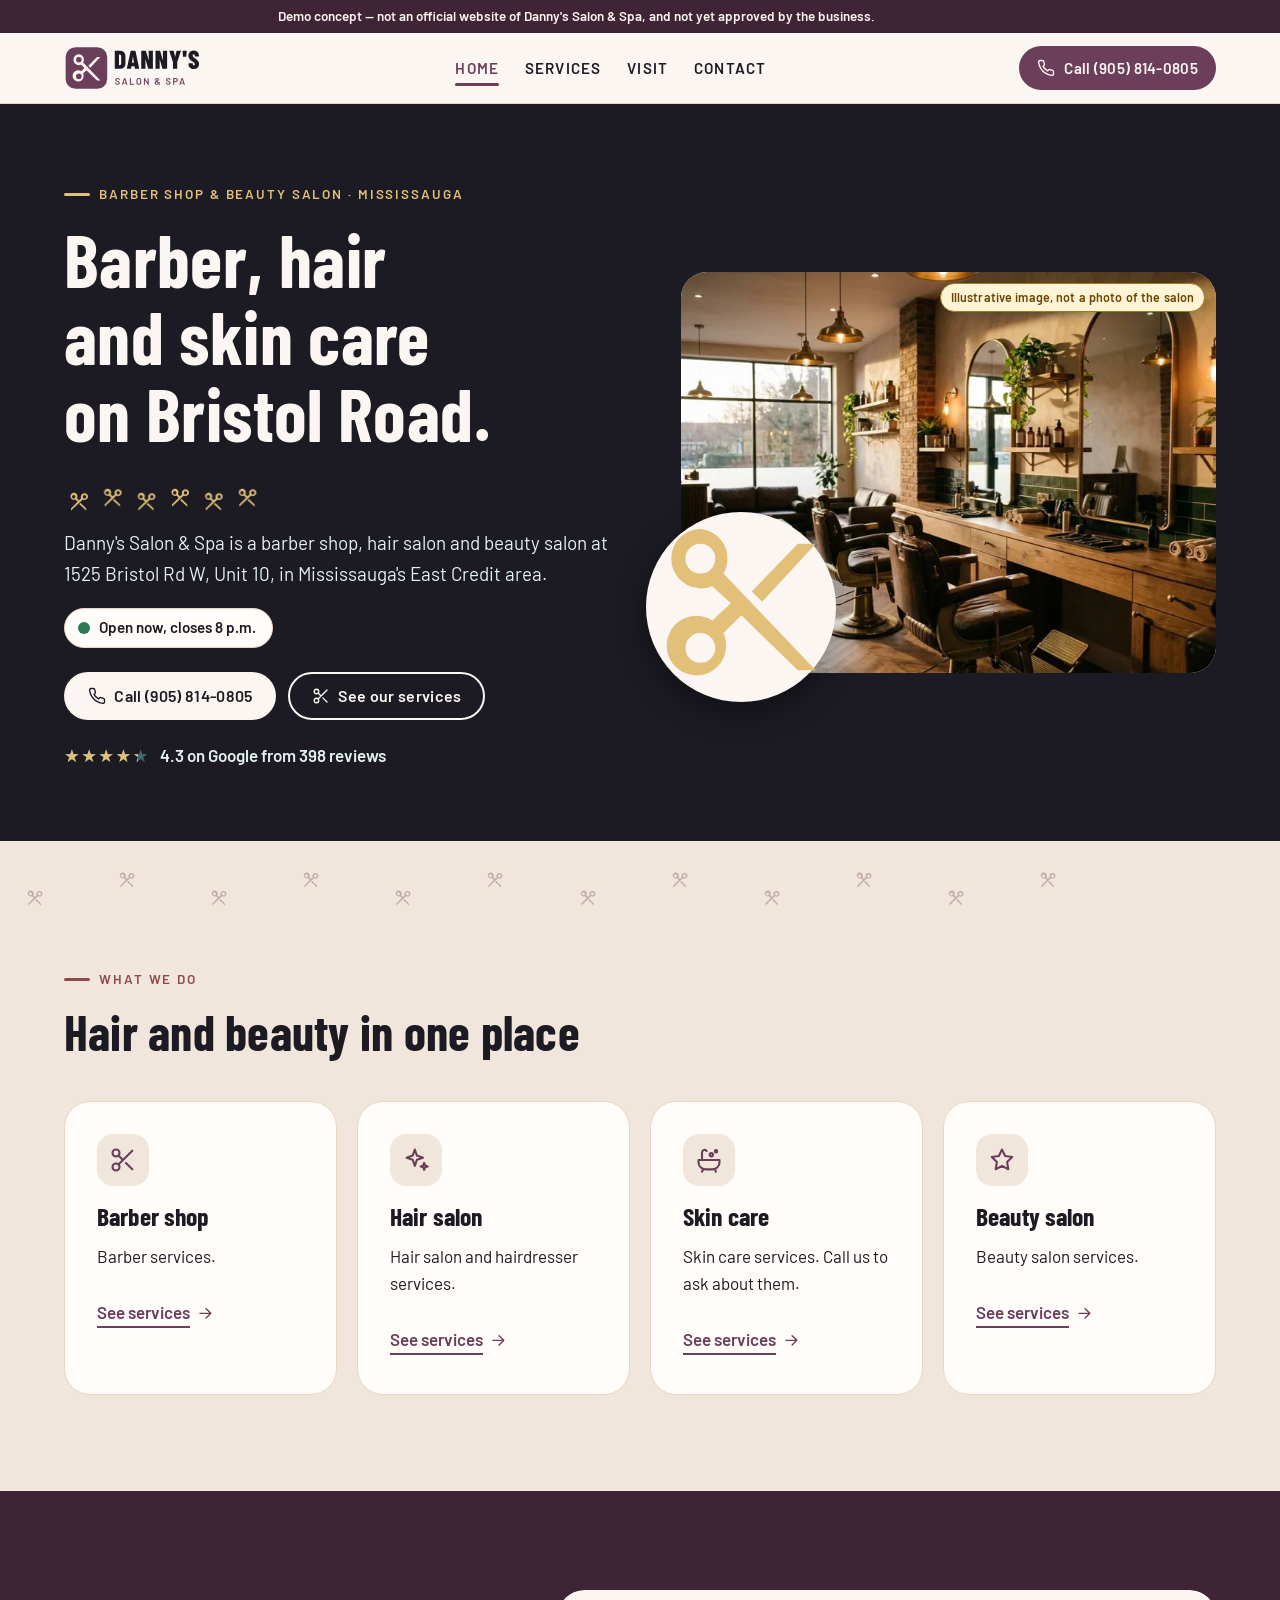
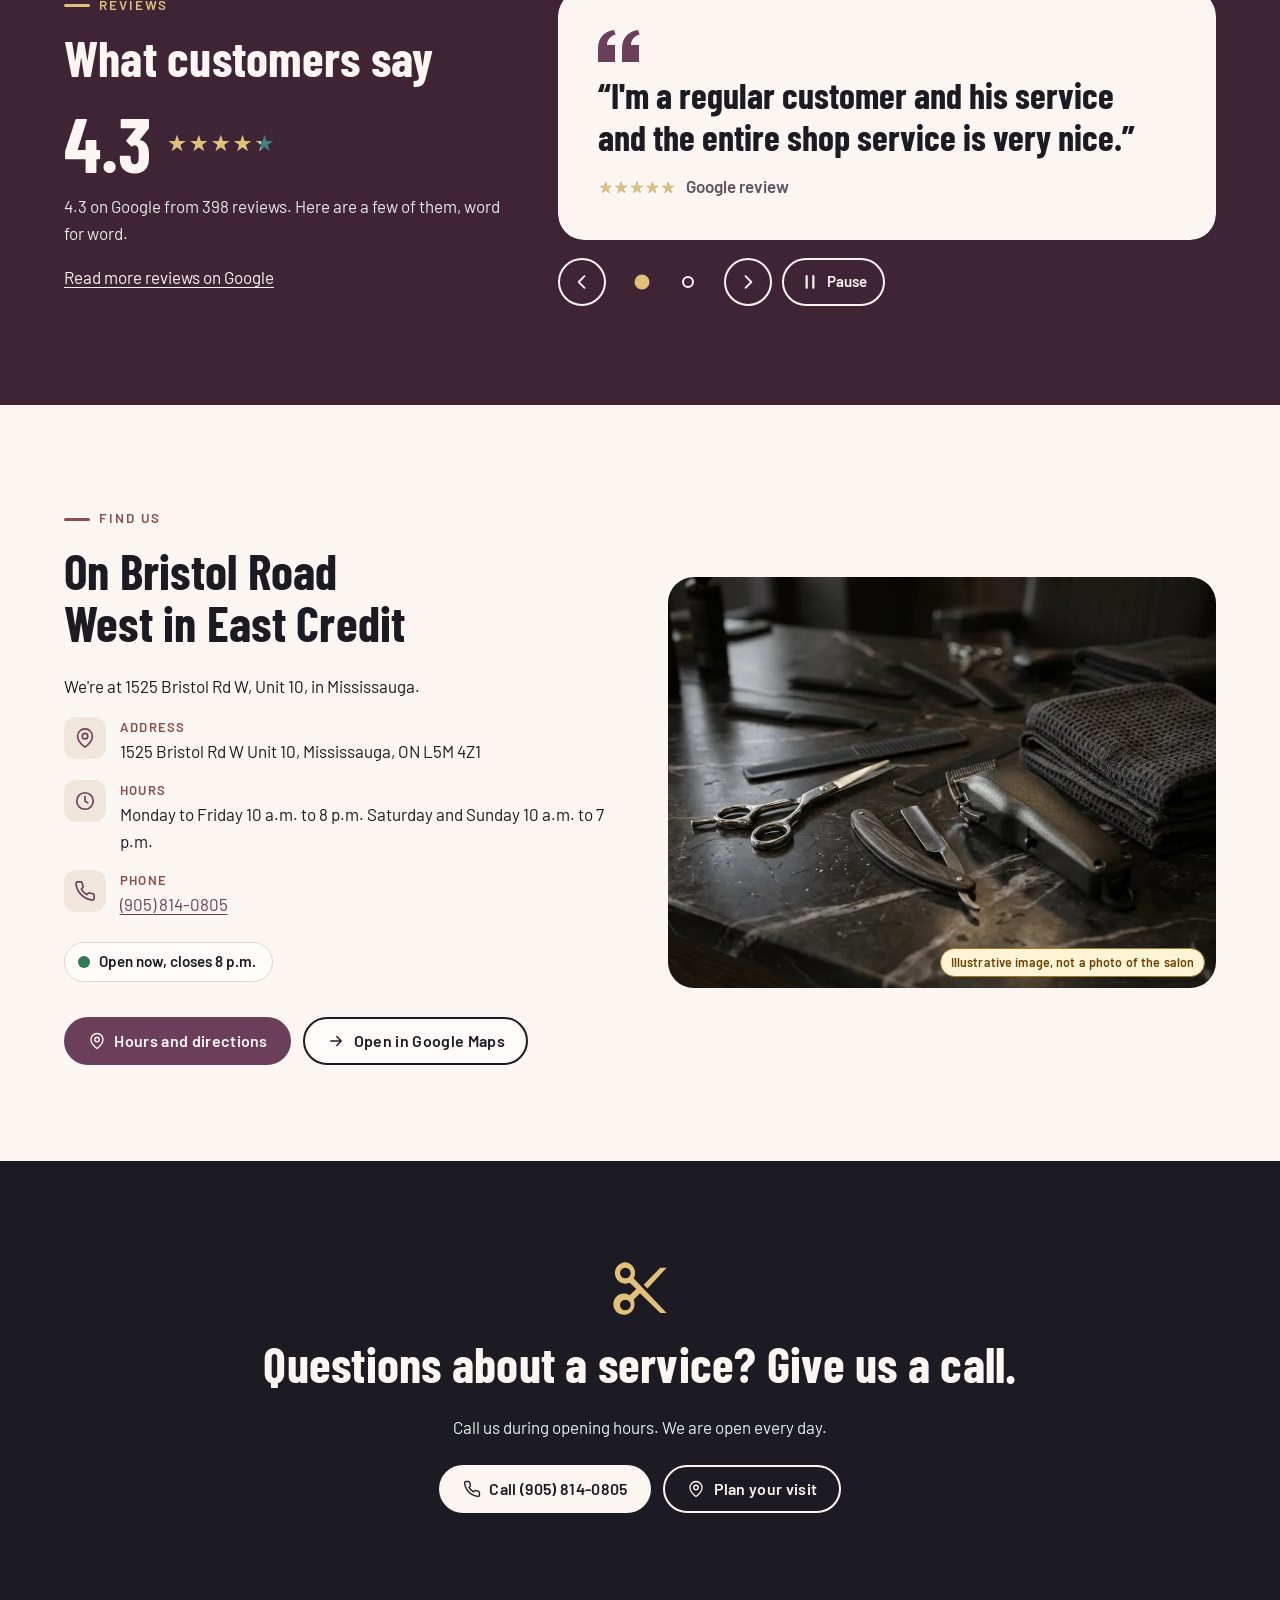
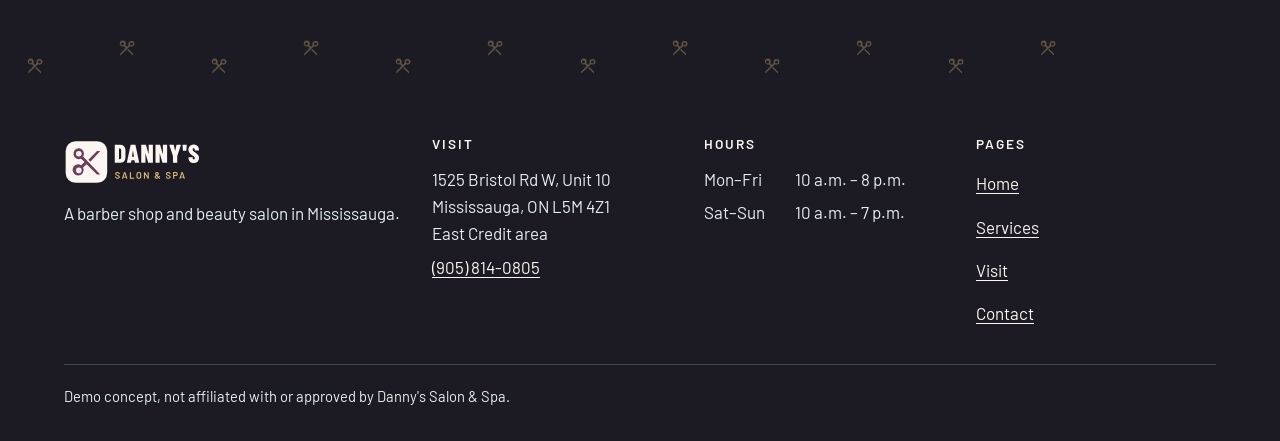
<file: index.html>
<!DOCTYPE html>
<html lang="en-CA">
<head>
  <meta charset="utf-8">
  <meta name="viewport" content="width=device-width, initial-scale=1, viewport-fit=cover">
  <script>document.documentElement.classList.add("js")</script>
  <title>Danny&#39;s Salon &amp; Spa | Barber &amp; Beauty Salon in Mississauga (demo concept)</title>
  <meta name="description" content="Demo concept website for Danny&#39;s Salon &amp; Spa, a barber shop and beauty salon in Mississauga — not the official site. Barber, hair, beauty and skin care.">
  <meta property="og:type" content="website">
  <meta property="og:site_name" content="Danny&#39;s Salon &amp; Spa (demo concept)">
  <meta property="og:locale" content="en_CA">
  <meta property="og:title" content="Danny&#39;s Salon &amp; Spa | Barber &amp; Beauty Salon in Mississauga (demo concept)">
  <meta property="og:description" content="Demo concept website for Danny&#39;s Salon &amp; Spa, a barber shop and beauty salon in Mississauga — not the official site. Barber, hair, beauty and skin care.">
  <meta property="og:url" content="https://mikelagumbay22.github.io/dannys-salon-spa-demo/">
  <meta property="og:image" content="https://mikelagumbay22.github.io/dannys-salon-spa-demo/img/og-image.jpg">
  <meta property="og:image:type" content="image/jpeg">
  <meta property="og:image:width" content="1200">
  <meta property="og:image:height" content="630">
  <meta property="og:image:alt" content="Demo concept, not the official site. An empty barber shop and salon with leather barber chairs, arched mirrors and warm wood counters (illustrative image, not a photo of the salon)">
  <meta name="twitter:card" content="summary_large_image">
  <meta name="twitter:title" content="Danny&#39;s Salon &amp; Spa | Barber &amp; Beauty Salon in Mississauga (demo concept)">
  <meta name="twitter:description" content="Demo concept website for Danny&#39;s Salon &amp; Spa, a barber shop and beauty salon in Mississauga — not the official site. Barber, hair, beauty and skin care.">
  <meta name="twitter:image" content="https://mikelagumbay22.github.io/dannys-salon-spa-demo/img/og-image.jpg">
  <meta name="twitter:image:alt" content="Demo concept, not the official site. An empty barber shop and salon with leather barber chairs, arched mirrors and warm wood counters (illustrative image, not a photo of the salon)">
  <meta name="robots" content="noindex, nofollow">
  <meta name="theme-color" content="#1C1A22">
  <link rel="preload" href="fonts/barlowcondensed-700-latin.woff2" as="font" type="font/woff2" crossorigin>
  <link rel="preload" href="fonts/barlow-400-latin.woff2" as="font" type="font/woff2" crossorigin>
  <link rel="preload" href="fonts/barlow-600-latin.woff2" as="font" type="font/woff2" crossorigin>
  <link rel="stylesheet" href="css/site.css?v=5b94bb76">
  <link rel="icon" href="img/favicon.ico" sizes="any">
  <link rel="icon" type="image/png" sizes="512x512" href="img/favicon-512.png">
  <link rel="apple-touch-icon" href="img/apple-touch-icon.png">
  <script type="application/ld+json">{"@context": "https://schema.org", "@type": "HairSalon", "name": "Danny's Salon & Spa", "telephone": "+1-905-814-0805", "address": {"@type": "PostalAddress", "streetAddress": "1525 Bristol Rd W, Unit 10", "addressLocality": "Mississauga", "addressRegion": "ON", "postalCode": "L5M 4Z1", "addressCountry": "CA"}, "openingHoursSpecification": [{"@type": "OpeningHoursSpecification", "dayOfWeek": ["Monday", "Tuesday", "Wednesday", "Thursday", "Friday"], "opens": "10:00", "closes": "20:00"}, {"@type": "OpeningHoursSpecification", "dayOfWeek": ["Saturday", "Sunday"], "opens": "10:00", "closes": "19:00"}], "image": "https://mikelagumbay22.github.io/dannys-salon-spa-demo/img/logo.png"}</script>
</head>
<body class="page-home" data-hours='[{"day": "Monday", "display": "10 a.m. – 8 p.m.", "closed": false, "opens": "10:00", "closes": "20:00"}, {"day": "Tuesday", "display": "10 a.m. – 8 p.m.", "closed": false, "opens": "10:00", "closes": "20:00"}, {"day": "Wednesday", "display": "10 a.m. – 8 p.m.", "closed": false, "opens": "10:00", "closes": "20:00"}, {"day": "Thursday", "display": "10 a.m. – 8 p.m.", "closed": false, "opens": "10:00", "closes": "20:00"}, {"day": "Friday", "display": "10 a.m. – 8 p.m.", "closed": false, "opens": "10:00", "closes": "20:00"}, {"day": "Saturday", "display": "10 a.m. – 7 p.m.", "closed": false, "opens": "10:00", "closes": "19:00"}, {"day": "Sunday", "display": "10 a.m. – 7 p.m.", "closed": false, "opens": "10:00", "closes": "19:00"}]'>
<aside class="demo-banner" aria-label="Demo notice">
  <p class="container">Demo concept — not an official website of Danny&#39;s Salon &amp; Spa, and not yet approved by the business.</p>
</aside>
<a class="skip-link" href="#main">Skip to content</a>
<header class="site-header">
  <div class="container header-inner">
    <a class="brand" href="index.html" aria-current="page">
      <img src="img/logo.svg" alt="Danny&#39;s Salon &amp; Spa, home" width="166" height="60">
    </a>
    <nav class="site-nav desktop-nav" aria-label="Main">
      <ul>
        <li><a href="index.html" aria-current="page">Home</a></li>
        <li><a href="services.html">Services</a></li>
        <li><a href="visit.html">Visit</a></li>
        <li><a href="contact.html">Contact</a></li>
      </ul>
    </nav>
    <div class="header-actions">
      <a class="btn btn--primary btn--sm header-cta" href="tel:+19058140805"><svg viewBox="0 0 24 24" fill="none" stroke="currentColor" stroke-width="1.8" stroke-linecap="round" stroke-linejoin="round" aria-hidden="true" focusable="false"><path d="M22 16.9v3a2 2 0 0 1-2.2 2 19.8 19.8 0 0 1-8.6-3.1 19.5 19.5 0 0 1-6-6A19.8 19.8 0 0 1 2.1 4.2 2 2 0 0 1 4.1 2h3a2 2 0 0 1 2 1.7c.1 1 .4 1.9.7 2.8a2 2 0 0 1-.5 2.1L8 9.9a16 16 0 0 0 6 6l1.3-1.3a2 2 0 0 1 2.1-.4c.9.3 1.8.6 2.8.7a2 2 0 0 1 1.7 2z"/></svg>Call (905) 814-0805</a>
      <button type="button" class="menu-toggle" id="menu-toggle" aria-controls="mobile-nav" aria-expanded="false">
        <span class="burger" aria-hidden="true"><span></span><span></span><span></span></span>
        <span class="menu-toggle__label">Menu</span>
      </button>
    </div>
  </div>
  <div class="mobile-nav" id="mobile-nav" hidden>
    <nav aria-label="Mobile">
      <ul>
        <li style="--i:0"><a href="index.html" aria-current="page">Home</a></li>
        <li style="--i:1"><a href="services.html">Services</a></li>
        <li style="--i:2"><a href="visit.html">Visit</a></li>
        <li style="--i:3"><a href="contact.html">Contact</a></li>
        <li style="--i:4"><a class="mobile-nav__cta" href="tel:+19058140805"><svg viewBox="0 0 24 24" fill="none" stroke="currentColor" stroke-width="1.8" stroke-linecap="round" stroke-linejoin="round" aria-hidden="true" focusable="false"><path d="M22 16.9v3a2 2 0 0 1-2.2 2 19.8 19.8 0 0 1-8.6-3.1 19.5 19.5 0 0 1-6-6A19.8 19.8 0 0 1 2.1 4.2 2 2 0 0 1 4.1 2h3a2 2 0 0 1 2 1.7c.1 1 .4 1.9.7 2.8a2 2 0 0 1-.5 2.1L8 9.9a16 16 0 0 0 6 6l1.3-1.3a2 2 0 0 1 2.1-.4c.9.3 1.8.6 2.8.7a2 2 0 0 1 1.7 2z"/></svg>Call (905) 814-0805</a></li>
      </ul>
    </nav>
  </div>
</header>
<main id="main">

<section class="hero on-dark" aria-labelledby="hero-title">
  <div class="container hero__grid">
    <div class="hero__copy">
      <p class="eyebrow">Barber shop &amp; beauty salon · Mississauga</p>
      <h1 id="hero-title" class="split-h"><span class="sw"><span style="--i:0">Barber,</span></span> <span class="sw"><span style="--i:1">hair</span></span> <span class="sw"><span style="--i:2">and</span></span> <span class="sw"><span style="--i:3">skin</span></span> <span class="sw"><span style="--i:4">care</span></span> <span class="sw"><span style="--i:5">on</span></span> <span class="sw"><span style="--i:6">Bristol</span></span> <span class="sw"><span style="--i:7">Road.</span></span> </h1>
      <svg class="headline-paws" viewBox="0 0 210 26" aria-hidden="true" focusable="false"><g transform="translate(4 4) rotate(90 11 11) scale(.9)"><g class="hp" style="--i:0" fill="currentColor"><path d="M6.5 2a4 4 0 1 0 1.6 7.7L10.6 12l-2.5 2.3A4 4 0 1 0 9.6 16L12 13.6l7.6 7.4H22L9.6 8A4 4 0 0 0 6.5 2zm0 2a2 2 0 1 1 0 4 2 2 0 0 1 0-4zm0 12a2 2 0 1 1 0 4 2 2 0 0 1 0-4zM13.4 10.4 19.6 4H22l-7.2 7.8z"/></g></g><g transform="translate(38 0) rotate(90 11 11) scale(.9)"><g class="hp" style="--i:1" fill="currentColor"><path d="M6.5 2a4 4 0 1 0 1.6 7.7L10.6 12l-2.5 2.3A4 4 0 1 0 9.6 16L12 13.6l7.6 7.4H22L9.6 8A4 4 0 0 0 6.5 2zm0 2a2 2 0 1 1 0 4 2 2 0 0 1 0-4zm0 12a2 2 0 1 1 0 4 2 2 0 0 1 0-4zM13.4 10.4 19.6 4H22l-7.2 7.8z"/></g></g><g transform="translate(72 4) rotate(90 11 11) scale(.9)"><g class="hp" style="--i:2" fill="currentColor"><path d="M6.5 2a4 4 0 1 0 1.6 7.7L10.6 12l-2.5 2.3A4 4 0 1 0 9.6 16L12 13.6l7.6 7.4H22L9.6 8A4 4 0 0 0 6.5 2zm0 2a2 2 0 1 1 0 4 2 2 0 0 1 0-4zm0 12a2 2 0 1 1 0 4 2 2 0 0 1 0-4zM13.4 10.4 19.6 4H22l-7.2 7.8z"/></g></g><g transform="translate(106 0) rotate(90 11 11) scale(.9)"><g class="hp" style="--i:3" fill="currentColor"><path d="M6.5 2a4 4 0 1 0 1.6 7.7L10.6 12l-2.5 2.3A4 4 0 1 0 9.6 16L12 13.6l7.6 7.4H22L9.6 8A4 4 0 0 0 6.5 2zm0 2a2 2 0 1 1 0 4 2 2 0 0 1 0-4zm0 12a2 2 0 1 1 0 4 2 2 0 0 1 0-4zM13.4 10.4 19.6 4H22l-7.2 7.8z"/></g></g><g transform="translate(140 4) rotate(90 11 11) scale(.9)"><g class="hp" style="--i:4" fill="currentColor"><path d="M6.5 2a4 4 0 1 0 1.6 7.7L10.6 12l-2.5 2.3A4 4 0 1 0 9.6 16L12 13.6l7.6 7.4H22L9.6 8A4 4 0 0 0 6.5 2zm0 2a2 2 0 1 1 0 4 2 2 0 0 1 0-4zm0 12a2 2 0 1 1 0 4 2 2 0 0 1 0-4zM13.4 10.4 19.6 4H22l-7.2 7.8z"/></g></g><g transform="translate(174 0) rotate(90 11 11) scale(.9)"><g class="hp" style="--i:5" fill="currentColor"><path d="M6.5 2a4 4 0 1 0 1.6 7.7L10.6 12l-2.5 2.3A4 4 0 1 0 9.6 16L12 13.6l7.6 7.4H22L9.6 8A4 4 0 0 0 6.5 2zm0 2a2 2 0 1 1 0 4 2 2 0 0 1 0-4zm0 12a2 2 0 1 1 0 4 2 2 0 0 1 0-4zM13.4 10.4 19.6 4H22l-7.2 7.8z"/></g></g>
</svg>
      <p class="lead">Danny&#39;s Salon &amp; Spa is a barber shop, hair salon and beauty salon at 1525 Bristol Rd W, Unit 10, in Mississauga&#39;s East Credit area.</p>
      <p class="status hero__status" data-status data-state="neutral"><span class="status__dot" aria-hidden="true"></span><span class="status__text">Open every day from 10 a.m.</span></p>
      <div class="btn-row">
        <a class="btn btn--light" href="tel:+19058140805"><svg viewBox="0 0 24 24" fill="none" stroke="currentColor" stroke-width="1.8" stroke-linecap="round" stroke-linejoin="round" aria-hidden="true" focusable="false"><path d="M22 16.9v3a2 2 0 0 1-2.2 2 19.8 19.8 0 0 1-8.6-3.1 19.5 19.5 0 0 1-6-6A19.8 19.8 0 0 1 2.1 4.2 2 2 0 0 1 4.1 2h3a2 2 0 0 1 2 1.7c.1 1 .4 1.9.7 2.8a2 2 0 0 1-.5 2.1L8 9.9a16 16 0 0 0 6 6l1.3-1.3a2 2 0 0 1 2.1-.4c.9.3 1.8.6 2.8.7a2 2 0 0 1 1.7 2z"/></svg>Call (905) 814-0805</a>
        <a class="btn btn--outline-light" href="services.html"><svg viewBox="0 0 24 24" fill="none" stroke="currentColor" stroke-width="1.8" stroke-linecap="round" stroke-linejoin="round" aria-hidden="true" focusable="false"><circle cx="6" cy="6" r="3"/><circle cx="6" cy="18" r="3"/><path d="M20 4 8.1 15.9M14.5 14.5 20 20M8.1 8.1 12 12"/></svg>See our services</a>
      </div>
      <p class="rating-line"><span class="stars" role="img" aria-label="4.3 out of 5 stars" style="--fill: 86.0%"><span class="stars__base" aria-hidden="true">★★★★★</span><span class="stars__fill" aria-hidden="true">★★★★★</span></span><span>4.3 on Google from 398 reviews</span></p>
    </div>
    <div class="hero__art">
      <div class="media media--hero" data-parallax><span class="ph-badge image-badge">Illustrative image, not a photo of the salon</span>
  <img src="img/hero-800.webp" srcset="img/hero-480.webp 480w, img/hero-800.webp 800w, img/hero-1200.webp 1200w" sizes="(min-width: 900px) 560px, 92vw" width="1200" height="900" alt="An empty barber shop and salon with leather barber chairs, arched mirrors and warm wood counters" fetchpriority="high" decoding="async">
</div>
      <div class="pup-badge"><div class="pup motif" aria-hidden="true"><svg class="motif__icon" viewBox="0 0 24 24" fill="currentColor" focusable="false"><path d="M6.5 2a4 4 0 1 0 1.6 7.7L10.6 12l-2.5 2.3A4 4 0 1 0 9.6 16L12 13.6l7.6 7.4H22L9.6 8A4 4 0 0 0 6.5 2zm0 2a2 2 0 1 1 0 4 2 2 0 0 1 0-4zm0 12a2 2 0 1 1 0 4 2 2 0 0 1 0-4zM13.4 10.4 19.6 4H22l-7.2 7.8z"/></svg><span class="pup__bubble" style="left:10%;top:20%;width:12%;--i:0"></span><span class="pup__bubble" style="left:78%;top:14%;width:9%;--i:1"></span><span class="pup__bubble" style="left:84%;top:60%;width:11%;--i:2"></span></div></div>
    </div>
  </div>
</section>
<div class="trail trail--alt" aria-hidden="true" data-trail>
  <div class="trail__prints">
    <svg class="trail__print" style="left:2.0%;--i:0" viewBox="0 0 24 24" fill="currentColor" focusable="false"><path d="M6.5 2a4 4 0 1 0 1.6 7.7L10.6 12l-2.5 2.3A4 4 0 1 0 9.6 16L12 13.6l7.6 7.4H22L9.6 8A4 4 0 0 0 6.5 2zm0 2a2 2 0 1 1 0 4 2 2 0 0 1 0-4zm0 12a2 2 0 1 1 0 4 2 2 0 0 1 0-4zM13.4 10.4 19.6 4H22l-7.2 7.8z"/></svg>
    <svg class="trail__print is-up" style="left:9.2%;--i:1" viewBox="0 0 24 24" fill="currentColor" focusable="false"><path d="M6.5 2a4 4 0 1 0 1.6 7.7L10.6 12l-2.5 2.3A4 4 0 1 0 9.6 16L12 13.6l7.6 7.4H22L9.6 8A4 4 0 0 0 6.5 2zm0 2a2 2 0 1 1 0 4 2 2 0 0 1 0-4zm0 12a2 2 0 1 1 0 4 2 2 0 0 1 0-4zM13.4 10.4 19.6 4H22l-7.2 7.8z"/></svg>
    <svg class="trail__print" style="left:16.4%;--i:2" viewBox="0 0 24 24" fill="currentColor" focusable="false"><path d="M6.5 2a4 4 0 1 0 1.6 7.7L10.6 12l-2.5 2.3A4 4 0 1 0 9.6 16L12 13.6l7.6 7.4H22L9.6 8A4 4 0 0 0 6.5 2zm0 2a2 2 0 1 1 0 4 2 2 0 0 1 0-4zm0 12a2 2 0 1 1 0 4 2 2 0 0 1 0-4zM13.4 10.4 19.6 4H22l-7.2 7.8z"/></svg>
    <svg class="trail__print is-up" style="left:23.6%;--i:3" viewBox="0 0 24 24" fill="currentColor" focusable="false"><path d="M6.5 2a4 4 0 1 0 1.6 7.7L10.6 12l-2.5 2.3A4 4 0 1 0 9.6 16L12 13.6l7.6 7.4H22L9.6 8A4 4 0 0 0 6.5 2zm0 2a2 2 0 1 1 0 4 2 2 0 0 1 0-4zm0 12a2 2 0 1 1 0 4 2 2 0 0 1 0-4zM13.4 10.4 19.6 4H22l-7.2 7.8z"/></svg>
    <svg class="trail__print" style="left:30.8%;--i:4" viewBox="0 0 24 24" fill="currentColor" focusable="false"><path d="M6.5 2a4 4 0 1 0 1.6 7.7L10.6 12l-2.5 2.3A4 4 0 1 0 9.6 16L12 13.6l7.6 7.4H22L9.6 8A4 4 0 0 0 6.5 2zm0 2a2 2 0 1 1 0 4 2 2 0 0 1 0-4zm0 12a2 2 0 1 1 0 4 2 2 0 0 1 0-4zM13.4 10.4 19.6 4H22l-7.2 7.8z"/></svg>
    <svg class="trail__print is-up" style="left:38.0%;--i:5" viewBox="0 0 24 24" fill="currentColor" focusable="false"><path d="M6.5 2a4 4 0 1 0 1.6 7.7L10.6 12l-2.5 2.3A4 4 0 1 0 9.6 16L12 13.6l7.6 7.4H22L9.6 8A4 4 0 0 0 6.5 2zm0 2a2 2 0 1 1 0 4 2 2 0 0 1 0-4zm0 12a2 2 0 1 1 0 4 2 2 0 0 1 0-4zM13.4 10.4 19.6 4H22l-7.2 7.8z"/></svg>
    <svg class="trail__print" style="left:45.2%;--i:6" viewBox="0 0 24 24" fill="currentColor" focusable="false"><path d="M6.5 2a4 4 0 1 0 1.6 7.7L10.6 12l-2.5 2.3A4 4 0 1 0 9.6 16L12 13.6l7.6 7.4H22L9.6 8A4 4 0 0 0 6.5 2zm0 2a2 2 0 1 1 0 4 2 2 0 0 1 0-4zm0 12a2 2 0 1 1 0 4 2 2 0 0 1 0-4zM13.4 10.4 19.6 4H22l-7.2 7.8z"/></svg>
    <svg class="trail__print is-up" style="left:52.4%;--i:7" viewBox="0 0 24 24" fill="currentColor" focusable="false"><path d="M6.5 2a4 4 0 1 0 1.6 7.7L10.6 12l-2.5 2.3A4 4 0 1 0 9.6 16L12 13.6l7.6 7.4H22L9.6 8A4 4 0 0 0 6.5 2zm0 2a2 2 0 1 1 0 4 2 2 0 0 1 0-4zm0 12a2 2 0 1 1 0 4 2 2 0 0 1 0-4zM13.4 10.4 19.6 4H22l-7.2 7.8z"/></svg>
    <svg class="trail__print" style="left:59.6%;--i:8" viewBox="0 0 24 24" fill="currentColor" focusable="false"><path d="M6.5 2a4 4 0 1 0 1.6 7.7L10.6 12l-2.5 2.3A4 4 0 1 0 9.6 16L12 13.6l7.6 7.4H22L9.6 8A4 4 0 0 0 6.5 2zm0 2a2 2 0 1 1 0 4 2 2 0 0 1 0-4zm0 12a2 2 0 1 1 0 4 2 2 0 0 1 0-4zM13.4 10.4 19.6 4H22l-7.2 7.8z"/></svg>
    <svg class="trail__print is-up" style="left:66.8%;--i:9" viewBox="0 0 24 24" fill="currentColor" focusable="false"><path d="M6.5 2a4 4 0 1 0 1.6 7.7L10.6 12l-2.5 2.3A4 4 0 1 0 9.6 16L12 13.6l7.6 7.4H22L9.6 8A4 4 0 0 0 6.5 2zm0 2a2 2 0 1 1 0 4 2 2 0 0 1 0-4zm0 12a2 2 0 1 1 0 4 2 2 0 0 1 0-4zM13.4 10.4 19.6 4H22l-7.2 7.8z"/></svg>
    <svg class="trail__print" style="left:74.0%;--i:10" viewBox="0 0 24 24" fill="currentColor" focusable="false"><path d="M6.5 2a4 4 0 1 0 1.6 7.7L10.6 12l-2.5 2.3A4 4 0 1 0 9.6 16L12 13.6l7.6 7.4H22L9.6 8A4 4 0 0 0 6.5 2zm0 2a2 2 0 1 1 0 4 2 2 0 0 1 0-4zm0 12a2 2 0 1 1 0 4 2 2 0 0 1 0-4zM13.4 10.4 19.6 4H22l-7.2 7.8z"/></svg>
    <svg class="trail__print is-up" style="left:81.2%;--i:11" viewBox="0 0 24 24" fill="currentColor" focusable="false"><path d="M6.5 2a4 4 0 1 0 1.6 7.7L10.6 12l-2.5 2.3A4 4 0 1 0 9.6 16L12 13.6l7.6 7.4H22L9.6 8A4 4 0 0 0 6.5 2zm0 2a2 2 0 1 1 0 4 2 2 0 0 1 0-4zm0 12a2 2 0 1 1 0 4 2 2 0 0 1 0-4zM13.4 10.4 19.6 4H22l-7.2 7.8z"/></svg>
  </div>
  <div class="container" style="position:relative;height:100%;container-type:inline-size">
  </div>
</div>

<section class="section section--alt" aria-labelledby="cards-title" style="padding-top:clamp(1.5rem,4vw,2.5rem)">
  <div class="container">
    <div class="section-head reveal">
      <p class="eyebrow">What we do</p>
      <h2 id="cards-title">Hair and beauty in one place</h2>
    </div>
    <ul class="card-grid card-grid--4">
      <li class="card tilt reveal" style="--d: 0.0s" data-tilt>
        <span class="icon-chip"><svg viewBox="0 0 24 24" fill="none" stroke="currentColor" stroke-width="1.8" stroke-linecap="round" stroke-linejoin="round" aria-hidden="true" focusable="false"><circle cx="6" cy="6" r="3"/><circle cx="6" cy="18" r="3"/><path d="M20 4 8.1 15.9M14.5 14.5 20 20M8.1 8.1 12 12"/></svg></span>
        <h3>Barber shop</h3>
        <p>Barber services.</p>
        <a class="text-link" href="services.html#barber"><span>See services</span><svg viewBox="0 0 24 24" fill="none" stroke="currentColor" stroke-width="1.8" stroke-linecap="round" stroke-linejoin="round" aria-hidden="true" focusable="false"><path d="M5 12h14M13 6l6 6-6 6"/></svg></a>
      </li>
      <li class="card tilt reveal" style="--d: 0.1s" data-tilt>
        <span class="icon-chip"><svg viewBox="0 0 24 24" fill="none" stroke="currentColor" stroke-width="1.8" stroke-linecap="round" stroke-linejoin="round" aria-hidden="true" focusable="false"><path d="M11 3l1.8 5.2L18 10l-5.2 1.8L11 17l-1.8-5.2L4 10l5.2-1.8z"/><path d="M19 14.5l.8 2.2 2.2.8-2.2.8L19 20.5l-.8-2.2-2.2-.8 2.2-.8z"/></svg></span>
        <h3>Hair salon</h3>
        <p>Hair salon and hairdresser services.</p>
        <a class="text-link" href="services.html#hair"><span>See services</span><svg viewBox="0 0 24 24" fill="none" stroke="currentColor" stroke-width="1.8" stroke-linecap="round" stroke-linejoin="round" aria-hidden="true" focusable="false"><path d="M5 12h14M13 6l6 6-6 6"/></svg></a>
      </li>
      <li class="card tilt reveal" style="--d: 0.2s" data-tilt>
        <span class="icon-chip"><svg viewBox="0 0 24 24" fill="none" stroke="currentColor" stroke-width="1.8" stroke-linecap="round" stroke-linejoin="round" aria-hidden="true" focusable="false"><path d="M3 12h18v2a6 6 0 0 1-6 6H9a6 6 0 0 1-6-6z"/><path d="M6 12V5.5a2.2 2.2 0 0 1 4-1.2"/><path d="M7 20l-1 2M17 20l1 2"/><circle cx="14" cy="7.5" r="1.4"/><circle cx="18" cy="4.5" r="1"/></svg></span>
        <h3>Skin care</h3>
        <p>Skin care services. Call us to ask about them.</p>
        <a class="text-link" href="services.html#skin"><span>See services</span><svg viewBox="0 0 24 24" fill="none" stroke="currentColor" stroke-width="1.8" stroke-linecap="round" stroke-linejoin="round" aria-hidden="true" focusable="false"><path d="M5 12h14M13 6l6 6-6 6"/></svg></a>
      </li>
      <li class="card tilt reveal" style="--d: 0.30000000000000004s" data-tilt>
        <span class="icon-chip"><svg viewBox="0 0 24 24" fill="none" stroke="currentColor" stroke-width="1.8" stroke-linecap="round" stroke-linejoin="round" aria-hidden="true" focusable="false"><path d="m12 3 2.7 5.6 6.1.9-4.4 4.3 1 6.1L12 17l-5.4 2.9 1-6.1-4.4-4.3 6.1-.9z"/></svg></span>
        <h3>Beauty salon</h3>
        <p>Beauty salon services.</p>
        <a class="text-link" href="services.html#beauty"><span>See services</span><svg viewBox="0 0 24 24" fill="none" stroke="currentColor" stroke-width="1.8" stroke-linecap="round" stroke-linejoin="round" aria-hidden="true" focusable="false"><path d="M5 12h14M13 6l6 6-6 6"/></svg></a>
      </li>
    </ul>
  </div>
</section>
<section class="section reviews on-dark" id="reviews" aria-labelledby="reviews-title">
  <div class="container reviews__grid">
    <div class="reveal reveal-l">
      <p class="eyebrow">Reviews</p>
      <h2 id="reviews-title">What customers say</h2>
      <div class="score"><span class="score__num">4.3</span><span class="stars" role="img" aria-label="4.3 out of 5 stars on Google" style="--fill: 86.0%"><span class="stars__base" aria-hidden="true">★★★★★</span><span class="stars__fill" aria-hidden="true">★★★★★</span></span></div>
      <p class="muted-light">4.3 on Google from 398 reviews. Here are a few of them, word for word.</p>
      <p><a href="https://www.google.com/maps/search/?api=1&amp;query=Danny%27s%20Salon%20%26%20Spa%2C%201525%20Bristol%20Rd%20W%20Unit%2010%2C%20Mississauga%2C%20ON%20L5M%204Z1" target="_blank" rel="noopener">Read more reviews on Google<span class="visually-hidden"> (opens in a new tab)</span></a></p>
    </div>
    <div class="carousel reveal reveal-r" data-carousel role="region" aria-roledescription="carousel" aria-label="Customer reviews">
      <div class="carousel__viewport" id="review-slides" aria-live="off">
        <div class="slide is-active" role="group" aria-roledescription="slide" aria-label="1 of 2" data-slide><figure>
          <svg class="quote-mark" viewBox="0 0 42 32" aria-hidden="true" focusable="false"><path fill="currentColor" d="M0 32V19C0 8 6 1.5 16 0l1.6 4.4C11.5 6.2 9 10.3 9 15h8v17zm24 0V19C24 8 30 1.5 40 0l1.6 4.4C35.5 6.2 33 10.3 33 15h8v17z"/></svg>
          <blockquote><p>“I&#39;m a regular customer and his service and the entire shop service is very nice.”</p></blockquote>
          <figcaption><span class="stars" role="img" aria-label="5 out of 5 stars" style="--fill: 100.0%"><span class="stars__base" aria-hidden="true">★★★★★</span><span class="stars__fill" aria-hidden="true">★★★★★</span></span><span>Google review</span></figcaption>
        </figure></div>
        <div class="slide" role="group" aria-roledescription="slide" aria-label="2 of 2" data-slide><figure>
          <svg class="quote-mark" viewBox="0 0 42 32" aria-hidden="true" focusable="false"><path fill="currentColor" d="M0 32V19C0 8 6 1.5 16 0l1.6 4.4C11.5 6.2 9 10.3 9 15h8v17zm24 0V19C24 8 30 1.5 40 0l1.6 4.4C35.5 6.2 33 10.3 33 15h8v17z"/></svg>
          <blockquote><p>“Amazing place and great staff, I highly recommend this place.”</p></blockquote>
          <figcaption><span class="stars" role="img" aria-label="5 out of 5 stars" style="--fill: 100.0%"><span class="stars__base" aria-hidden="true">★★★★★</span><span class="stars__fill" aria-hidden="true">★★★★★</span></span><span>Google review</span></figcaption>
        </figure></div>
      </div>
      <div class="carousel__controls">
        <button type="button" class="cbtn" data-prev aria-controls="review-slides"><svg viewBox="0 0 24 24" fill="none" stroke="currentColor" stroke-width="2.2" stroke-linecap="round" stroke-linejoin="round" aria-hidden="true" focusable="false"><path d="M15 5l-7 7 7 7"/></svg><span class="visually-hidden">Previous review</span></button>
        <div class="dots">
          <button type="button" class="dot" data-dot="0" aria-controls="review-slides" aria-current="true"><span></span><span class="visually-hidden">Show review 1</span></button>
          <button type="button" class="dot" data-dot="1" aria-controls="review-slides"><span></span><span class="visually-hidden">Show review 2</span></button>
        </div>
        <button type="button" class="cbtn" data-next aria-controls="review-slides"><svg viewBox="0 0 24 24" fill="none" stroke="currentColor" stroke-width="2.2" stroke-linecap="round" stroke-linejoin="round" aria-hidden="true" focusable="false"><path d="M9 5l7 7-7 7"/></svg><span class="visually-hidden">Next review</span></button>
        <button type="button" class="cbtn cbtn--pause" data-pause aria-controls="review-slides"><svg viewBox="0 0 24 24" fill="none" stroke="currentColor" stroke-width="2.6" stroke-linecap="round" stroke-linejoin="round" aria-hidden="true" focusable="false"><path d="M8 5v14M16 5v14"/></svg><span data-pause-label>Pause</span></button>
      </div>
    </div>
  </div>
</section>

<section class="section" aria-labelledby="visit-title">
  <div class="container split">
    <div class="reveal reveal-l">
      <p class="eyebrow">Find us</p>
      <h2 id="visit-title">On Bristol Road West in East Credit</h2>
      <p>We&#39;re at 1525 Bristol Rd W, Unit 10, in Mississauga.</p>
      <ul class="info-list">
        <li><span class="ico"><svg viewBox="0 0 24 24" fill="none" stroke="currentColor" stroke-width="1.8" stroke-linecap="round" stroke-linejoin="round" aria-hidden="true" focusable="false"><path d="M20 10c0 6-8 12-8 12S4 16 4 10a8 8 0 0 1 16 0z"/><circle cx="12" cy="10" r="3"/></svg></span><div><span class="label">Address</span>1525 Bristol Rd W Unit 10, Mississauga, ON L5M 4Z1</div></li>
        <li><span class="ico"><svg viewBox="0 0 24 24" fill="none" stroke="currentColor" stroke-width="1.8" stroke-linecap="round" stroke-linejoin="round" aria-hidden="true" focusable="false"><circle cx="12" cy="12" r="9"/><path d="M12 7v5l3 2"/></svg></span><div><span class="label">Hours</span>Monday to Friday 10 a.m. to 8 p.m. Saturday and Sunday 10 a.m. to 7 p.m.</div></li>
        <li><span class="ico"><svg viewBox="0 0 24 24" fill="none" stroke="currentColor" stroke-width="1.8" stroke-linecap="round" stroke-linejoin="round" aria-hidden="true" focusable="false"><path d="M22 16.9v3a2 2 0 0 1-2.2 2 19.8 19.8 0 0 1-8.6-3.1 19.5 19.5 0 0 1-6-6A19.8 19.8 0 0 1 2.1 4.2 2 2 0 0 1 4.1 2h3a2 2 0 0 1 2 1.7c.1 1 .4 1.9.7 2.8a2 2 0 0 1-.5 2.1L8 9.9a16 16 0 0 0 6 6l1.3-1.3a2 2 0 0 1 2.1-.4c.9.3 1.8.6 2.8.7a2 2 0 0 1 1.7 2z"/></svg></span><div><span class="label">Phone</span><a href="tel:+19058140805">(905) 814-0805</a></div></li>
      </ul>
      <p class="status " data-status data-state="neutral"><span class="status__dot" aria-hidden="true"></span><span class="status__text">Open every day from 10 a.m.</span></p>
      <div class="btn-row" style="margin-top:1.25rem">
        <a class="btn btn--primary" href="visit.html"><svg viewBox="0 0 24 24" fill="none" stroke="currentColor" stroke-width="1.8" stroke-linecap="round" stroke-linejoin="round" aria-hidden="true" focusable="false"><path d="M20 10c0 6-8 12-8 12S4 16 4 10a8 8 0 0 1 16 0z"/><circle cx="12" cy="10" r="3"/></svg>Hours and directions</a>
        <a class="btn btn--ghost" href="https://www.google.com/maps/dir/?api=1&amp;destination=Danny%27s%20Salon%20%26%20Spa%2C%201525%20Bristol%20Rd%20W%20Unit%2010%2C%20Mississauga%2C%20ON%20L5M%204Z1" target="_blank" rel="noopener"><svg viewBox="0 0 24 24" fill="none" stroke="currentColor" stroke-width="1.8" stroke-linecap="round" stroke-linejoin="round" aria-hidden="true" focusable="false"><path d="M5 12h14M13 6l6 6-6 6"/></svg>Open in Google Maps<span class="visually-hidden"> (opens in a new tab)</span></a>
      </div>
    </div>
    <div class="reveal reveal-r"><div class="media "><span class="ph-badge image-badge">Illustrative image, not a photo of the salon</span>
  <img src="img/barber-800.webp" srcset="img/barber-480.webp 480w, img/barber-800.webp 800w, img/barber-1200.webp 1200w" sizes="(min-width: 900px) 540px, 92vw" width="1200" height="900" alt="Barber scissors, combs, a clipper and a razor on a dark marble counter" loading="lazy" decoding="async">
</div></div>
  </div>
</section>

<section class="section cta-band on-dark" aria-labelledby="home-cta-title">
  <div class="container reveal">
    <div class="mini-paw" aria-hidden="true">
  <svg class="mini-paw__icon" viewBox="0 0 24 24" fill="currentColor" focusable="false"><path d="M6.5 2a4 4 0 1 0 1.6 7.7L10.6 12l-2.5 2.3A4 4 0 1 0 9.6 16L12 13.6l7.6 7.4H22L9.6 8A4 4 0 0 0 6.5 2zm0 2a2 2 0 1 1 0 4 2 2 0 0 1 0-4zm0 12a2 2 0 1 1 0 4 2 2 0 0 1 0-4zM13.4 10.4 19.6 4H22l-7.2 7.8z"/></svg>
  <span class="pup__bubble" style="left:4%;top:30%;width:18%;--i:0"></span>
  <span class="pup__bubble" style="left:72%;top:10%;width:14%;--i:1"></span>
  <span class="pup__bubble" style="left:80%;top:46%;width:11%;--i:2"></span>
</div>
    <h2 id="home-cta-title">Questions about a service? Give us a call.</h2>
    <p>Call us during opening hours. We are open every day.</p>
    <div class="btn-row">
      <a class="btn btn--light" href="tel:+19058140805"><svg viewBox="0 0 24 24" fill="none" stroke="currentColor" stroke-width="1.8" stroke-linecap="round" stroke-linejoin="round" aria-hidden="true" focusable="false"><path d="M22 16.9v3a2 2 0 0 1-2.2 2 19.8 19.8 0 0 1-8.6-3.1 19.5 19.5 0 0 1-6-6A19.8 19.8 0 0 1 2.1 4.2 2 2 0 0 1 4.1 2h3a2 2 0 0 1 2 1.7c.1 1 .4 1.9.7 2.8a2 2 0 0 1-.5 2.1L8 9.9a16 16 0 0 0 6 6l1.3-1.3a2 2 0 0 1 2.1-.4c.9.3 1.8.6 2.8.7a2 2 0 0 1 1.7 2z"/></svg>Call (905) 814-0805</a>
      <a class="btn btn--outline-light" href="visit.html"><svg viewBox="0 0 24 24" fill="none" stroke="currentColor" stroke-width="1.8" stroke-linecap="round" stroke-linejoin="round" aria-hidden="true" focusable="false"><path d="M20 10c0 6-8 12-8 12S4 16 4 10a8 8 0 0 1 16 0z"/><circle cx="12" cy="10" r="3"/></svg>Plan your visit</a>
    </div>
  </div>
</section>

</main>
<div class="trail trail--dark" aria-hidden="true" data-trail>
  <div class="trail__prints">
    <svg class="trail__print" style="left:2.0%;--i:0" viewBox="0 0 24 24" fill="currentColor" focusable="false"><path d="M6.5 2a4 4 0 1 0 1.6 7.7L10.6 12l-2.5 2.3A4 4 0 1 0 9.6 16L12 13.6l7.6 7.4H22L9.6 8A4 4 0 0 0 6.5 2zm0 2a2 2 0 1 1 0 4 2 2 0 0 1 0-4zm0 12a2 2 0 1 1 0 4 2 2 0 0 1 0-4zM13.4 10.4 19.6 4H22l-7.2 7.8z"/></svg>
    <svg class="trail__print is-up" style="left:9.2%;--i:1" viewBox="0 0 24 24" fill="currentColor" focusable="false"><path d="M6.5 2a4 4 0 1 0 1.6 7.7L10.6 12l-2.5 2.3A4 4 0 1 0 9.6 16L12 13.6l7.6 7.4H22L9.6 8A4 4 0 0 0 6.5 2zm0 2a2 2 0 1 1 0 4 2 2 0 0 1 0-4zm0 12a2 2 0 1 1 0 4 2 2 0 0 1 0-4zM13.4 10.4 19.6 4H22l-7.2 7.8z"/></svg>
    <svg class="trail__print" style="left:16.4%;--i:2" viewBox="0 0 24 24" fill="currentColor" focusable="false"><path d="M6.5 2a4 4 0 1 0 1.6 7.7L10.6 12l-2.5 2.3A4 4 0 1 0 9.6 16L12 13.6l7.6 7.4H22L9.6 8A4 4 0 0 0 6.5 2zm0 2a2 2 0 1 1 0 4 2 2 0 0 1 0-4zm0 12a2 2 0 1 1 0 4 2 2 0 0 1 0-4zM13.4 10.4 19.6 4H22l-7.2 7.8z"/></svg>
    <svg class="trail__print is-up" style="left:23.6%;--i:3" viewBox="0 0 24 24" fill="currentColor" focusable="false"><path d="M6.5 2a4 4 0 1 0 1.6 7.7L10.6 12l-2.5 2.3A4 4 0 1 0 9.6 16L12 13.6l7.6 7.4H22L9.6 8A4 4 0 0 0 6.5 2zm0 2a2 2 0 1 1 0 4 2 2 0 0 1 0-4zm0 12a2 2 0 1 1 0 4 2 2 0 0 1 0-4zM13.4 10.4 19.6 4H22l-7.2 7.8z"/></svg>
    <svg class="trail__print" style="left:30.8%;--i:4" viewBox="0 0 24 24" fill="currentColor" focusable="false"><path d="M6.5 2a4 4 0 1 0 1.6 7.7L10.6 12l-2.5 2.3A4 4 0 1 0 9.6 16L12 13.6l7.6 7.4H22L9.6 8A4 4 0 0 0 6.5 2zm0 2a2 2 0 1 1 0 4 2 2 0 0 1 0-4zm0 12a2 2 0 1 1 0 4 2 2 0 0 1 0-4zM13.4 10.4 19.6 4H22l-7.2 7.8z"/></svg>
    <svg class="trail__print is-up" style="left:38.0%;--i:5" viewBox="0 0 24 24" fill="currentColor" focusable="false"><path d="M6.5 2a4 4 0 1 0 1.6 7.7L10.6 12l-2.5 2.3A4 4 0 1 0 9.6 16L12 13.6l7.6 7.4H22L9.6 8A4 4 0 0 0 6.5 2zm0 2a2 2 0 1 1 0 4 2 2 0 0 1 0-4zm0 12a2 2 0 1 1 0 4 2 2 0 0 1 0-4zM13.4 10.4 19.6 4H22l-7.2 7.8z"/></svg>
    <svg class="trail__print" style="left:45.2%;--i:6" viewBox="0 0 24 24" fill="currentColor" focusable="false"><path d="M6.5 2a4 4 0 1 0 1.6 7.7L10.6 12l-2.5 2.3A4 4 0 1 0 9.6 16L12 13.6l7.6 7.4H22L9.6 8A4 4 0 0 0 6.5 2zm0 2a2 2 0 1 1 0 4 2 2 0 0 1 0-4zm0 12a2 2 0 1 1 0 4 2 2 0 0 1 0-4zM13.4 10.4 19.6 4H22l-7.2 7.8z"/></svg>
    <svg class="trail__print is-up" style="left:52.4%;--i:7" viewBox="0 0 24 24" fill="currentColor" focusable="false"><path d="M6.5 2a4 4 0 1 0 1.6 7.7L10.6 12l-2.5 2.3A4 4 0 1 0 9.6 16L12 13.6l7.6 7.4H22L9.6 8A4 4 0 0 0 6.5 2zm0 2a2 2 0 1 1 0 4 2 2 0 0 1 0-4zm0 12a2 2 0 1 1 0 4 2 2 0 0 1 0-4zM13.4 10.4 19.6 4H22l-7.2 7.8z"/></svg>
    <svg class="trail__print" style="left:59.6%;--i:8" viewBox="0 0 24 24" fill="currentColor" focusable="false"><path d="M6.5 2a4 4 0 1 0 1.6 7.7L10.6 12l-2.5 2.3A4 4 0 1 0 9.6 16L12 13.6l7.6 7.4H22L9.6 8A4 4 0 0 0 6.5 2zm0 2a2 2 0 1 1 0 4 2 2 0 0 1 0-4zm0 12a2 2 0 1 1 0 4 2 2 0 0 1 0-4zM13.4 10.4 19.6 4H22l-7.2 7.8z"/></svg>
    <svg class="trail__print is-up" style="left:66.8%;--i:9" viewBox="0 0 24 24" fill="currentColor" focusable="false"><path d="M6.5 2a4 4 0 1 0 1.6 7.7L10.6 12l-2.5 2.3A4 4 0 1 0 9.6 16L12 13.6l7.6 7.4H22L9.6 8A4 4 0 0 0 6.5 2zm0 2a2 2 0 1 1 0 4 2 2 0 0 1 0-4zm0 12a2 2 0 1 1 0 4 2 2 0 0 1 0-4zM13.4 10.4 19.6 4H22l-7.2 7.8z"/></svg>
    <svg class="trail__print" style="left:74.0%;--i:10" viewBox="0 0 24 24" fill="currentColor" focusable="false"><path d="M6.5 2a4 4 0 1 0 1.6 7.7L10.6 12l-2.5 2.3A4 4 0 1 0 9.6 16L12 13.6l7.6 7.4H22L9.6 8A4 4 0 0 0 6.5 2zm0 2a2 2 0 1 1 0 4 2 2 0 0 1 0-4zm0 12a2 2 0 1 1 0 4 2 2 0 0 1 0-4zM13.4 10.4 19.6 4H22l-7.2 7.8z"/></svg>
    <svg class="trail__print is-up" style="left:81.2%;--i:11" viewBox="0 0 24 24" fill="currentColor" focusable="false"><path d="M6.5 2a4 4 0 1 0 1.6 7.7L10.6 12l-2.5 2.3A4 4 0 1 0 9.6 16L12 13.6l7.6 7.4H22L9.6 8A4 4 0 0 0 6.5 2zm0 2a2 2 0 1 1 0 4 2 2 0 0 1 0-4zm0 12a2 2 0 1 1 0 4 2 2 0 0 1 0-4zM13.4 10.4 19.6 4H22l-7.2 7.8z"/></svg>
  </div>
  <div class="container" style="position:relative;height:100%;container-type:inline-size">
  </div>
</div>
<footer class="site-footer on-dark">
  <div class="container">
    <div class="footer-grid">
      <div class="footer-brand">
        <a class="brand" href="index.html"><img src="img/logo-reversed.svg" alt="Danny&#39;s Salon &amp; Spa, home" width="166" height="60" loading="lazy" decoding="async"></a>
        <p>A barber shop and beauty salon in Mississauga.</p>
      </div>
      <div>
        <h2>Visit</h2>
        <ul>
          <li>1525 Bristol Rd W, Unit 10<br>Mississauga, ON L5M 4Z1<br>East Credit area</li>
          <li><a href="tel:+19058140805">(905) 814-0805</a></li>
        </ul>
      </div>
      <div>
        <h2>Hours</h2>
        <ul>
          <li><span class="footer-day">Mon–Fri</span> 10 a.m. – 8 p.m.</li>
          <li><span class="footer-day">Sat–Sun</span> 10 a.m. – 7 p.m.</li>
        </ul>
      </div>
      <div>
        <h2>Pages</h2>
        <ul class="footer-nav">
          <li><a href="index.html" aria-current="page">Home</a></li>
          <li><a href="services.html">Services</a></li>
          <li><a href="visit.html">Visit</a></li>
          <li><a href="contact.html">Contact</a></li>
        </ul>
      </div>
    </div>
    <div class="footer-bottom">
      <p class="footer-legal">Demo concept, not affiliated with or approved by Danny&#39;s Salon &amp; Spa.</p>
    </div>
  </div>
</footer>
<nav class="mobile-callbar" aria-label="Quick actions">
  <a class="btn btn--primary" href="tel:+19058140805" aria-label="Call (905) 814-0805"><svg viewBox="0 0 24 24" fill="none" stroke="currentColor" stroke-width="1.8" stroke-linecap="round" stroke-linejoin="round" aria-hidden="true" focusable="false"><path d="M22 16.9v3a2 2 0 0 1-2.2 2 19.8 19.8 0 0 1-8.6-3.1 19.5 19.5 0 0 1-6-6A19.8 19.8 0 0 1 2.1 4.2 2 2 0 0 1 4.1 2h3a2 2 0 0 1 2 1.7c.1 1 .4 1.9.7 2.8a2 2 0 0 1-.5 2.1L8 9.9a16 16 0 0 0 6 6l1.3-1.3a2 2 0 0 1 2.1-.4c.9.3 1.8.6 2.8.7a2 2 0 0 1 1.7 2z"/></svg>Call</a>
  <a class="btn btn--ghost" href="https://www.google.com/maps/dir/?api=1&amp;destination=Danny%27s%20Salon%20%26%20Spa%2C%201525%20Bristol%20Rd%20W%20Unit%2010%2C%20Mississauga%2C%20ON%20L5M%204Z1" target="_blank" rel="noopener"><svg viewBox="0 0 24 24" fill="none" stroke="currentColor" stroke-width="1.8" stroke-linecap="round" stroke-linejoin="round" aria-hidden="true" focusable="false"><path d="M20 10c0 6-8 12-8 12S4 16 4 10a8 8 0 0 1 16 0z"/><circle cx="12" cy="10" r="3"/></svg>Directions<span class="visually-hidden"> (opens Google Maps in a new tab)</span></a>
  <a class="btn btn--ghost" href="services.html"><svg viewBox="0 0 24 24" fill="none" stroke="currentColor" stroke-width="1.8" stroke-linecap="round" stroke-linejoin="round" aria-hidden="true" focusable="false"><circle cx="6" cy="6" r="3"/><circle cx="6" cy="18" r="3"/><path d="M20 4 8.1 15.9M14.5 14.5 20 20M8.1 8.1 12 12"/></svg>Services</a>
</nav>
<script src="js/site.js?v=5b94bb76" defer></script>
</body>
</html>
</file>
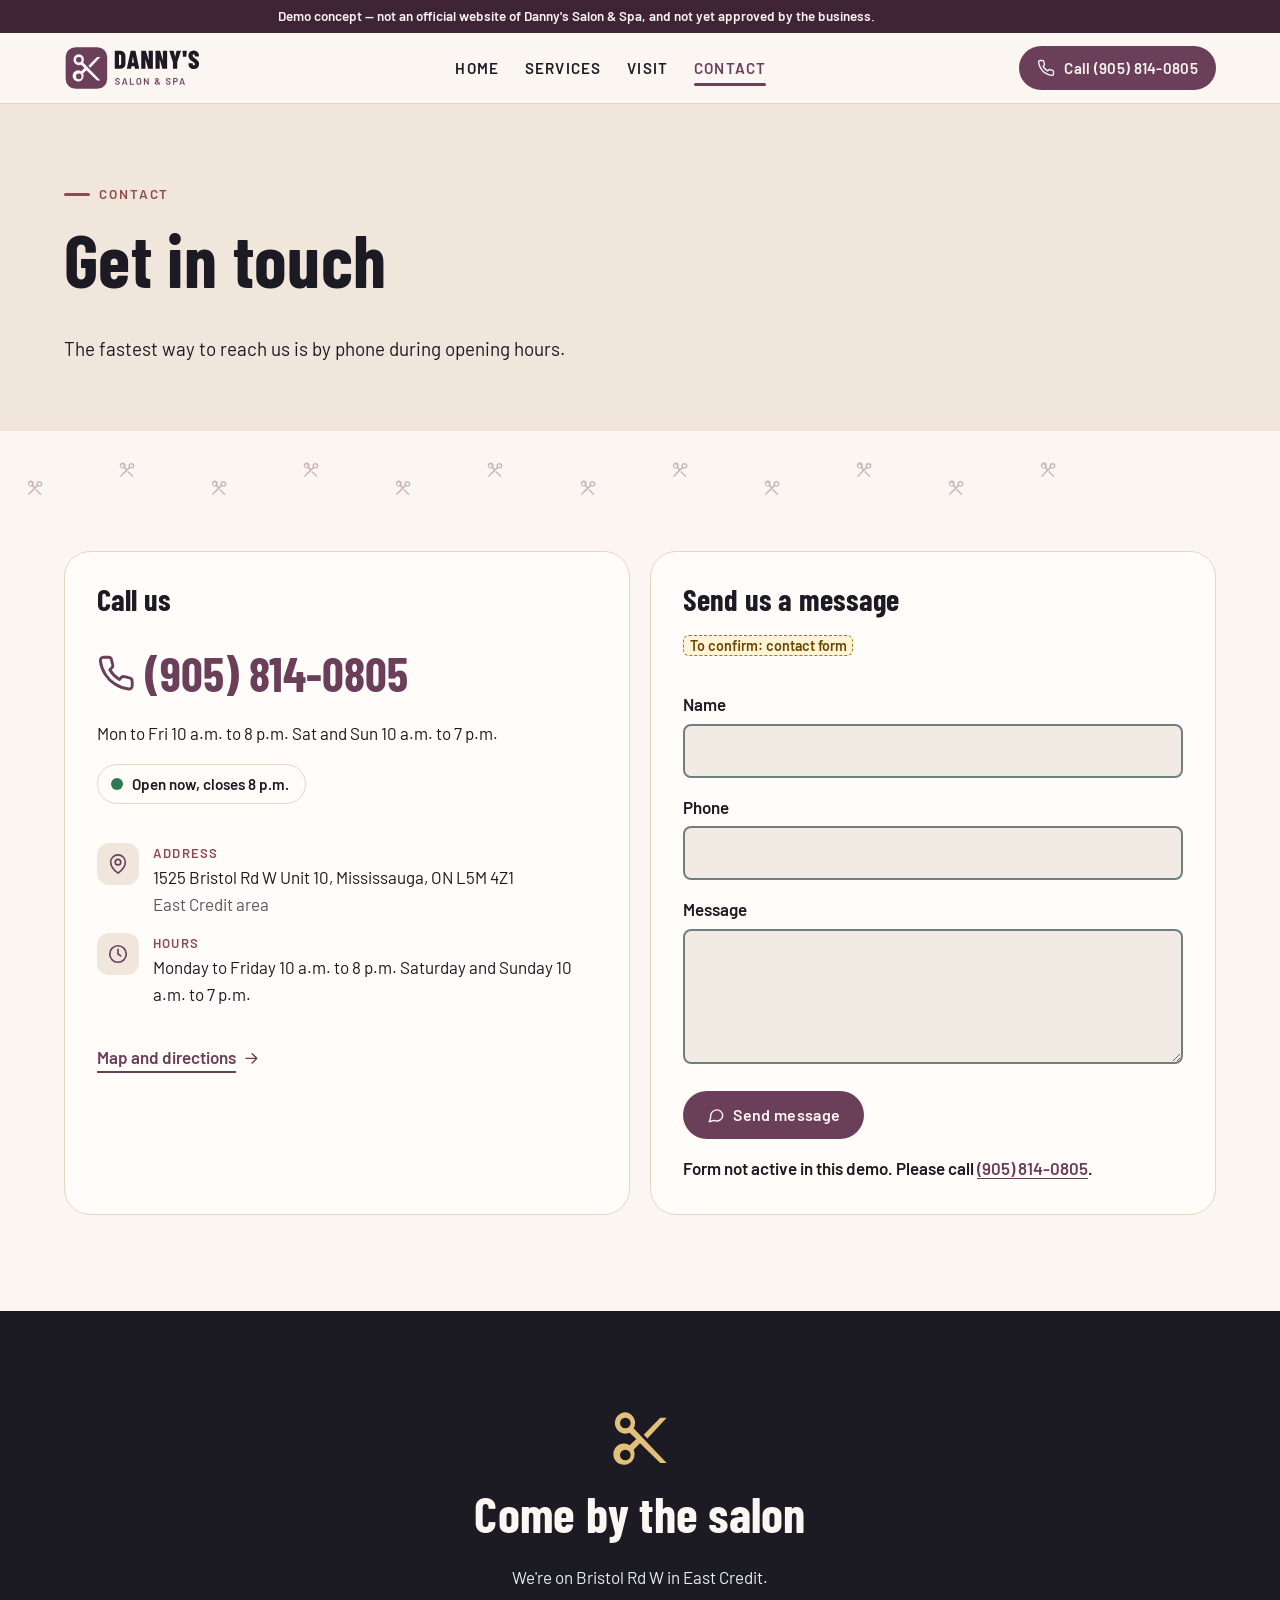
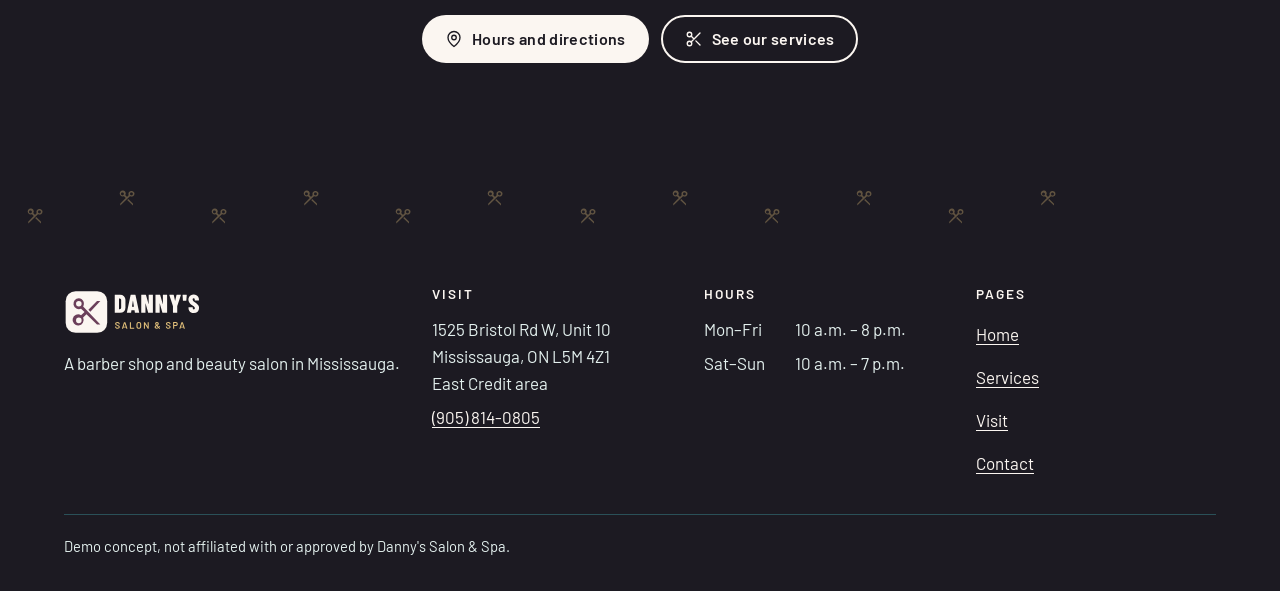
<file: contact.html>
<!DOCTYPE html>
<html lang="en-CA">
<head>
  <meta charset="utf-8">
  <meta name="viewport" content="width=device-width, initial-scale=1, viewport-fit=cover">
  <script>document.documentElement.classList.add("js")</script>
  <title>Contact | Danny&#39;s Salon &amp; Spa (demo concept)</title>
  <meta name="description" content="Demo concept website for Danny&#39;s Salon &amp; Spa, a barber shop and beauty salon in Mississauga — not the official site. Call (905) 814-0805.">
  <meta property="og:type" content="website">
  <meta property="og:site_name" content="Danny&#39;s Salon &amp; Spa (demo concept)">
  <meta property="og:locale" content="en_CA">
  <meta property="og:title" content="Contact | Danny&#39;s Salon &amp; Spa (demo concept)">
  <meta property="og:description" content="Demo concept website for Danny&#39;s Salon &amp; Spa, a barber shop and beauty salon in Mississauga — not the official site. Call (905) 814-0805.">
  <meta property="og:url" content="https://mikelagumbay22.github.io/dannys-salon-spa-demo/contact.html">
  <meta property="og:image" content="https://mikelagumbay22.github.io/dannys-salon-spa-demo/img/og-image.jpg">
  <meta property="og:image:type" content="image/jpeg">
  <meta property="og:image:width" content="1200">
  <meta property="og:image:height" content="630">
  <meta property="og:image:alt" content="Demo concept, not the official site. An empty barber shop and salon with leather barber chairs, arched mirrors and warm wood counters (illustrative image, not a photo of the salon)">
  <meta name="twitter:card" content="summary_large_image">
  <meta name="twitter:title" content="Contact | Danny&#39;s Salon &amp; Spa (demo concept)">
  <meta name="twitter:description" content="Demo concept website for Danny&#39;s Salon &amp; Spa, a barber shop and beauty salon in Mississauga — not the official site. Call (905) 814-0805.">
  <meta name="twitter:image" content="https://mikelagumbay22.github.io/dannys-salon-spa-demo/img/og-image.jpg">
  <meta name="twitter:image:alt" content="Demo concept, not the official site. An empty barber shop and salon with leather barber chairs, arched mirrors and warm wood counters (illustrative image, not a photo of the salon)">
  <meta name="robots" content="noindex, nofollow">
  <meta name="theme-color" content="#1C1A22">
  <link rel="preload" href="fonts/barlowcondensed-700-latin.woff2" as="font" type="font/woff2" crossorigin>
  <link rel="preload" href="fonts/barlow-400-latin.woff2" as="font" type="font/woff2" crossorigin>
  <link rel="preload" href="fonts/barlow-600-latin.woff2" as="font" type="font/woff2" crossorigin>
  <link rel="stylesheet" href="css/site.css?v=5b94bb76">
  <link rel="icon" href="img/favicon.ico" sizes="any">
  <link rel="icon" type="image/png" sizes="512x512" href="img/favicon-512.png">
  <link rel="apple-touch-icon" href="img/apple-touch-icon.png">
</head>
<body class="page-contact" data-hours='[{"day": "Monday", "display": "10 a.m. – 8 p.m.", "closed": false, "opens": "10:00", "closes": "20:00"}, {"day": "Tuesday", "display": "10 a.m. – 8 p.m.", "closed": false, "opens": "10:00", "closes": "20:00"}, {"day": "Wednesday", "display": "10 a.m. – 8 p.m.", "closed": false, "opens": "10:00", "closes": "20:00"}, {"day": "Thursday", "display": "10 a.m. – 8 p.m.", "closed": false, "opens": "10:00", "closes": "20:00"}, {"day": "Friday", "display": "10 a.m. – 8 p.m.", "closed": false, "opens": "10:00", "closes": "20:00"}, {"day": "Saturday", "display": "10 a.m. – 7 p.m.", "closed": false, "opens": "10:00", "closes": "19:00"}, {"day": "Sunday", "display": "10 a.m. – 7 p.m.", "closed": false, "opens": "10:00", "closes": "19:00"}]'>
<aside class="demo-banner" aria-label="Demo notice">
  <p class="container">Demo concept — not an official website of Danny&#39;s Salon &amp; Spa, and not yet approved by the business.</p>
</aside>
<a class="skip-link" href="#main">Skip to content</a>
<header class="site-header">
  <div class="container header-inner">
    <a class="brand" href="index.html">
      <img src="img/logo.svg" alt="Danny&#39;s Salon &amp; Spa, home" width="166" height="60">
    </a>
    <nav class="site-nav desktop-nav" aria-label="Main">
      <ul>
        <li><a href="index.html">Home</a></li>
        <li><a href="services.html">Services</a></li>
        <li><a href="visit.html">Visit</a></li>
        <li><a href="contact.html" aria-current="page">Contact</a></li>
      </ul>
    </nav>
    <div class="header-actions">
      <a class="btn btn--primary btn--sm header-cta" href="tel:+19058140805"><svg viewBox="0 0 24 24" fill="none" stroke="currentColor" stroke-width="1.8" stroke-linecap="round" stroke-linejoin="round" aria-hidden="true" focusable="false"><path d="M22 16.9v3a2 2 0 0 1-2.2 2 19.8 19.8 0 0 1-8.6-3.1 19.5 19.5 0 0 1-6-6A19.8 19.8 0 0 1 2.1 4.2 2 2 0 0 1 4.1 2h3a2 2 0 0 1 2 1.7c.1 1 .4 1.9.7 2.8a2 2 0 0 1-.5 2.1L8 9.9a16 16 0 0 0 6 6l1.3-1.3a2 2 0 0 1 2.1-.4c.9.3 1.8.6 2.8.7a2 2 0 0 1 1.7 2z"/></svg>Call (905) 814-0805</a>
      <button type="button" class="menu-toggle" id="menu-toggle" aria-controls="mobile-nav" aria-expanded="false">
        <span class="burger" aria-hidden="true"><span></span><span></span><span></span></span>
        <span class="menu-toggle__label">Menu</span>
      </button>
    </div>
  </div>
  <div class="mobile-nav" id="mobile-nav" hidden>
    <nav aria-label="Mobile">
      <ul>
        <li style="--i:0"><a href="index.html">Home</a></li>
        <li style="--i:1"><a href="services.html">Services</a></li>
        <li style="--i:2"><a href="visit.html">Visit</a></li>
        <li style="--i:3"><a href="contact.html" aria-current="page">Contact</a></li>
        <li style="--i:4"><a class="mobile-nav__cta" href="tel:+19058140805"><svg viewBox="0 0 24 24" fill="none" stroke="currentColor" stroke-width="1.8" stroke-linecap="round" stroke-linejoin="round" aria-hidden="true" focusable="false"><path d="M22 16.9v3a2 2 0 0 1-2.2 2 19.8 19.8 0 0 1-8.6-3.1 19.5 19.5 0 0 1-6-6A19.8 19.8 0 0 1 2.1 4.2 2 2 0 0 1 4.1 2h3a2 2 0 0 1 2 1.7c.1 1 .4 1.9.7 2.8a2 2 0 0 1-.5 2.1L8 9.9a16 16 0 0 0 6 6l1.3-1.3a2 2 0 0 1 2.1-.4c.9.3 1.8.6 2.8.7a2 2 0 0 1 1.7 2z"/></svg>Call (905) 814-0805</a></li>
      </ul>
    </nav>
  </div>
</header>
<main id="main">

<section class="page-hero" aria-labelledby="contact-title">
  <div class="container"><div class="section-head">
    <p class="eyebrow">Contact</p>
    <h1 id="contact-title">Get in touch</h1>
    <p class="lead">The fastest way to reach us is by phone during opening hours.</p>
  </div></div>
</section>
<div class="trail " aria-hidden="true" data-trail>
  <div class="trail__prints">
    <svg class="trail__print" style="left:2.0%;--i:0" viewBox="0 0 24 24" fill="currentColor" focusable="false"><path d="M6.5 2a4 4 0 1 0 1.6 7.7L10.6 12l-2.5 2.3A4 4 0 1 0 9.6 16L12 13.6l7.6 7.4H22L9.6 8A4 4 0 0 0 6.5 2zm0 2a2 2 0 1 1 0 4 2 2 0 0 1 0-4zm0 12a2 2 0 1 1 0 4 2 2 0 0 1 0-4zM13.4 10.4 19.6 4H22l-7.2 7.8z"/></svg>
    <svg class="trail__print is-up" style="left:9.2%;--i:1" viewBox="0 0 24 24" fill="currentColor" focusable="false"><path d="M6.5 2a4 4 0 1 0 1.6 7.7L10.6 12l-2.5 2.3A4 4 0 1 0 9.6 16L12 13.6l7.6 7.4H22L9.6 8A4 4 0 0 0 6.5 2zm0 2a2 2 0 1 1 0 4 2 2 0 0 1 0-4zm0 12a2 2 0 1 1 0 4 2 2 0 0 1 0-4zM13.4 10.4 19.6 4H22l-7.2 7.8z"/></svg>
    <svg class="trail__print" style="left:16.4%;--i:2" viewBox="0 0 24 24" fill="currentColor" focusable="false"><path d="M6.5 2a4 4 0 1 0 1.6 7.7L10.6 12l-2.5 2.3A4 4 0 1 0 9.6 16L12 13.6l7.6 7.4H22L9.6 8A4 4 0 0 0 6.5 2zm0 2a2 2 0 1 1 0 4 2 2 0 0 1 0-4zm0 12a2 2 0 1 1 0 4 2 2 0 0 1 0-4zM13.4 10.4 19.6 4H22l-7.2 7.8z"/></svg>
    <svg class="trail__print is-up" style="left:23.6%;--i:3" viewBox="0 0 24 24" fill="currentColor" focusable="false"><path d="M6.5 2a4 4 0 1 0 1.6 7.7L10.6 12l-2.5 2.3A4 4 0 1 0 9.6 16L12 13.6l7.6 7.4H22L9.6 8A4 4 0 0 0 6.5 2zm0 2a2 2 0 1 1 0 4 2 2 0 0 1 0-4zm0 12a2 2 0 1 1 0 4 2 2 0 0 1 0-4zM13.4 10.4 19.6 4H22l-7.2 7.8z"/></svg>
    <svg class="trail__print" style="left:30.8%;--i:4" viewBox="0 0 24 24" fill="currentColor" focusable="false"><path d="M6.5 2a4 4 0 1 0 1.6 7.7L10.6 12l-2.5 2.3A4 4 0 1 0 9.6 16L12 13.6l7.6 7.4H22L9.6 8A4 4 0 0 0 6.5 2zm0 2a2 2 0 1 1 0 4 2 2 0 0 1 0-4zm0 12a2 2 0 1 1 0 4 2 2 0 0 1 0-4zM13.4 10.4 19.6 4H22l-7.2 7.8z"/></svg>
    <svg class="trail__print is-up" style="left:38.0%;--i:5" viewBox="0 0 24 24" fill="currentColor" focusable="false"><path d="M6.5 2a4 4 0 1 0 1.6 7.7L10.6 12l-2.5 2.3A4 4 0 1 0 9.6 16L12 13.6l7.6 7.4H22L9.6 8A4 4 0 0 0 6.5 2zm0 2a2 2 0 1 1 0 4 2 2 0 0 1 0-4zm0 12a2 2 0 1 1 0 4 2 2 0 0 1 0-4zM13.4 10.4 19.6 4H22l-7.2 7.8z"/></svg>
    <svg class="trail__print" style="left:45.2%;--i:6" viewBox="0 0 24 24" fill="currentColor" focusable="false"><path d="M6.5 2a4 4 0 1 0 1.6 7.7L10.6 12l-2.5 2.3A4 4 0 1 0 9.6 16L12 13.6l7.6 7.4H22L9.6 8A4 4 0 0 0 6.5 2zm0 2a2 2 0 1 1 0 4 2 2 0 0 1 0-4zm0 12a2 2 0 1 1 0 4 2 2 0 0 1 0-4zM13.4 10.4 19.6 4H22l-7.2 7.8z"/></svg>
    <svg class="trail__print is-up" style="left:52.4%;--i:7" viewBox="0 0 24 24" fill="currentColor" focusable="false"><path d="M6.5 2a4 4 0 1 0 1.6 7.7L10.6 12l-2.5 2.3A4 4 0 1 0 9.6 16L12 13.6l7.6 7.4H22L9.6 8A4 4 0 0 0 6.5 2zm0 2a2 2 0 1 1 0 4 2 2 0 0 1 0-4zm0 12a2 2 0 1 1 0 4 2 2 0 0 1 0-4zM13.4 10.4 19.6 4H22l-7.2 7.8z"/></svg>
    <svg class="trail__print" style="left:59.6%;--i:8" viewBox="0 0 24 24" fill="currentColor" focusable="false"><path d="M6.5 2a4 4 0 1 0 1.6 7.7L10.6 12l-2.5 2.3A4 4 0 1 0 9.6 16L12 13.6l7.6 7.4H22L9.6 8A4 4 0 0 0 6.5 2zm0 2a2 2 0 1 1 0 4 2 2 0 0 1 0-4zm0 12a2 2 0 1 1 0 4 2 2 0 0 1 0-4zM13.4 10.4 19.6 4H22l-7.2 7.8z"/></svg>
    <svg class="trail__print is-up" style="left:66.8%;--i:9" viewBox="0 0 24 24" fill="currentColor" focusable="false"><path d="M6.5 2a4 4 0 1 0 1.6 7.7L10.6 12l-2.5 2.3A4 4 0 1 0 9.6 16L12 13.6l7.6 7.4H22L9.6 8A4 4 0 0 0 6.5 2zm0 2a2 2 0 1 1 0 4 2 2 0 0 1 0-4zm0 12a2 2 0 1 1 0 4 2 2 0 0 1 0-4zM13.4 10.4 19.6 4H22l-7.2 7.8z"/></svg>
    <svg class="trail__print" style="left:74.0%;--i:10" viewBox="0 0 24 24" fill="currentColor" focusable="false"><path d="M6.5 2a4 4 0 1 0 1.6 7.7L10.6 12l-2.5 2.3A4 4 0 1 0 9.6 16L12 13.6l7.6 7.4H22L9.6 8A4 4 0 0 0 6.5 2zm0 2a2 2 0 1 1 0 4 2 2 0 0 1 0-4zm0 12a2 2 0 1 1 0 4 2 2 0 0 1 0-4zM13.4 10.4 19.6 4H22l-7.2 7.8z"/></svg>
    <svg class="trail__print is-up" style="left:81.2%;--i:11" viewBox="0 0 24 24" fill="currentColor" focusable="false"><path d="M6.5 2a4 4 0 1 0 1.6 7.7L10.6 12l-2.5 2.3A4 4 0 1 0 9.6 16L12 13.6l7.6 7.4H22L9.6 8A4 4 0 0 0 6.5 2zm0 2a2 2 0 1 1 0 4 2 2 0 0 1 0-4zm0 12a2 2 0 1 1 0 4 2 2 0 0 1 0-4zM13.4 10.4 19.6 4H22l-7.2 7.8z"/></svg>
  </div>
  <div class="container" style="position:relative;height:100%;container-type:inline-size">
  </div>
</div>

<section class="section section--tight" aria-label="Phone and message form">
  <div class="container"><div class="card-grid card-grid--2">
    <div class="card reveal reveal-l">
      <h2 class="h3" style="font-size:1.9rem">Call us</h2>
      <a class="phone-big" href="tel:+19058140805"><svg viewBox="0 0 24 24" fill="none" stroke="currentColor" stroke-width="1.8" stroke-linecap="round" stroke-linejoin="round" aria-hidden="true" focusable="false"><path d="M22 16.9v3a2 2 0 0 1-2.2 2 19.8 19.8 0 0 1-8.6-3.1 19.5 19.5 0 0 1-6-6A19.8 19.8 0 0 1 2.1 4.2 2 2 0 0 1 4.1 2h3a2 2 0 0 1 2 1.7c.1 1 .4 1.9.7 2.8a2 2 0 0 1-.5 2.1L8 9.9a16 16 0 0 0 6 6l1.3-1.3a2 2 0 0 1 2.1-.4c.9.3 1.8.6 2.8.7a2 2 0 0 1 1.7 2z"/></svg>(905) 814-0805</a>
      <p>Mon to Fri 10 a.m. to 8 p.m. Sat and Sun 10 a.m. to 7 p.m.</p>
      <p class="status " data-status data-state="neutral"><span class="status__dot" aria-hidden="true"></span><span class="status__text">Open every day from 10 a.m.</span></p>
      <ul class="info-list" style="margin-top:1.5rem">
        <li><span class="ico"><svg viewBox="0 0 24 24" fill="none" stroke="currentColor" stroke-width="1.8" stroke-linecap="round" stroke-linejoin="round" aria-hidden="true" focusable="false"><path d="M20 10c0 6-8 12-8 12S4 16 4 10a8 8 0 0 1 16 0z"/><circle cx="12" cy="10" r="3"/></svg></span><div><span class="label">Address</span>1525 Bristol Rd W Unit 10, Mississauga, ON L5M 4Z1<br><span class="muted">East Credit area</span></div></li>
        <li><span class="ico"><svg viewBox="0 0 24 24" fill="none" stroke="currentColor" stroke-width="1.8" stroke-linecap="round" stroke-linejoin="round" aria-hidden="true" focusable="false"><circle cx="12" cy="12" r="9"/><path d="M12 7v5l3 2"/></svg></span><div><span class="label">Hours</span>Monday to Friday 10 a.m. to 8 p.m. Saturday and Sunday 10 a.m. to 7 p.m.</div></li>
      </ul>
      <a class="text-link" href="visit.html"><span>Map and directions</span><svg viewBox="0 0 24 24" fill="none" stroke="currentColor" stroke-width="1.8" stroke-linecap="round" stroke-linejoin="round" aria-hidden="true" focusable="false"><path d="M5 12h14M13 6l6 6-6 6"/></svg></a>
    </div>
    <form class="card demo-form reveal reveal-r" aria-labelledby="form-title" onsubmit="return false">
      <h2 class="h3" id="form-title" style="font-size:1.9rem">Send us a message</h2><p><mark class="ph-inline">To confirm: contact form</mark></p>
      <fieldset disabled>
        <legend class="visually-hidden">Message form (not active in this demo)</legend>
        <label for="f-name">Name</label><input id="f-name" name="name" type="text" autocomplete="name">
        <label for="f-phone">Phone</label><input id="f-phone" name="phone" type="tel" autocomplete="tel">
        <label for="f-msg">Message</label><textarea id="f-msg" name="message" rows="4"></textarea>
        <button class="btn btn--primary" type="submit"><svg viewBox="0 0 24 24" fill="none" stroke="currentColor" stroke-width="1.8" stroke-linecap="round" stroke-linejoin="round" aria-hidden="true" focusable="false"><path d="M21 12a8 8 0 0 1-11.6 7.1L3 21l1.9-6.1A8 8 0 1 1 21 12z"/></svg>Send message</button>
      </fieldset>
      <p class="form-note">Form not active in this demo. Please call <a href="tel:+19058140805">(905) 814-0805</a>.</p>
    </form>
  </div></div>
</section>

<section class="section cta-band on-dark" aria-labelledby="contact-cta-title">
  <div class="container reveal">
    <div class="mini-paw" aria-hidden="true">
  <svg class="mini-paw__icon" viewBox="0 0 24 24" fill="currentColor" focusable="false"><path d="M6.5 2a4 4 0 1 0 1.6 7.7L10.6 12l-2.5 2.3A4 4 0 1 0 9.6 16L12 13.6l7.6 7.4H22L9.6 8A4 4 0 0 0 6.5 2zm0 2a2 2 0 1 1 0 4 2 2 0 0 1 0-4zm0 12a2 2 0 1 1 0 4 2 2 0 0 1 0-4zM13.4 10.4 19.6 4H22l-7.2 7.8z"/></svg>
  <span class="pup__bubble" style="left:4%;top:30%;width:18%;--i:0"></span>
  <span class="pup__bubble" style="left:72%;top:10%;width:14%;--i:1"></span>
  <span class="pup__bubble" style="left:80%;top:46%;width:11%;--i:2"></span>
</div>
    <h2 id="contact-cta-title">Come by the salon</h2>
    <p>We&#39;re on Bristol Rd W in East Credit.</p>
    <div class="btn-row">
      <a class="btn btn--light" href="visit.html"><svg viewBox="0 0 24 24" fill="none" stroke="currentColor" stroke-width="1.8" stroke-linecap="round" stroke-linejoin="round" aria-hidden="true" focusable="false"><path d="M20 10c0 6-8 12-8 12S4 16 4 10a8 8 0 0 1 16 0z"/><circle cx="12" cy="10" r="3"/></svg>Hours and directions</a>
      <a class="btn btn--outline-light" href="services.html"><svg viewBox="0 0 24 24" fill="none" stroke="currentColor" stroke-width="1.8" stroke-linecap="round" stroke-linejoin="round" aria-hidden="true" focusable="false"><circle cx="6" cy="6" r="3"/><circle cx="6" cy="18" r="3"/><path d="M20 4 8.1 15.9M14.5 14.5 20 20M8.1 8.1 12 12"/></svg>See our services</a>
    </div>
  </div>
</section>

</main>
<div class="trail trail--dark" aria-hidden="true" data-trail>
  <div class="trail__prints">
    <svg class="trail__print" style="left:2.0%;--i:0" viewBox="0 0 24 24" fill="currentColor" focusable="false"><path d="M6.5 2a4 4 0 1 0 1.6 7.7L10.6 12l-2.5 2.3A4 4 0 1 0 9.6 16L12 13.6l7.6 7.4H22L9.6 8A4 4 0 0 0 6.5 2zm0 2a2 2 0 1 1 0 4 2 2 0 0 1 0-4zm0 12a2 2 0 1 1 0 4 2 2 0 0 1 0-4zM13.4 10.4 19.6 4H22l-7.2 7.8z"/></svg>
    <svg class="trail__print is-up" style="left:9.2%;--i:1" viewBox="0 0 24 24" fill="currentColor" focusable="false"><path d="M6.5 2a4 4 0 1 0 1.6 7.7L10.6 12l-2.5 2.3A4 4 0 1 0 9.6 16L12 13.6l7.6 7.4H22L9.6 8A4 4 0 0 0 6.5 2zm0 2a2 2 0 1 1 0 4 2 2 0 0 1 0-4zm0 12a2 2 0 1 1 0 4 2 2 0 0 1 0-4zM13.4 10.4 19.6 4H22l-7.2 7.8z"/></svg>
    <svg class="trail__print" style="left:16.4%;--i:2" viewBox="0 0 24 24" fill="currentColor" focusable="false"><path d="M6.5 2a4 4 0 1 0 1.6 7.7L10.6 12l-2.5 2.3A4 4 0 1 0 9.6 16L12 13.6l7.6 7.4H22L9.6 8A4 4 0 0 0 6.5 2zm0 2a2 2 0 1 1 0 4 2 2 0 0 1 0-4zm0 12a2 2 0 1 1 0 4 2 2 0 0 1 0-4zM13.4 10.4 19.6 4H22l-7.2 7.8z"/></svg>
    <svg class="trail__print is-up" style="left:23.6%;--i:3" viewBox="0 0 24 24" fill="currentColor" focusable="false"><path d="M6.5 2a4 4 0 1 0 1.6 7.7L10.6 12l-2.5 2.3A4 4 0 1 0 9.6 16L12 13.6l7.6 7.4H22L9.6 8A4 4 0 0 0 6.5 2zm0 2a2 2 0 1 1 0 4 2 2 0 0 1 0-4zm0 12a2 2 0 1 1 0 4 2 2 0 0 1 0-4zM13.4 10.4 19.6 4H22l-7.2 7.8z"/></svg>
    <svg class="trail__print" style="left:30.8%;--i:4" viewBox="0 0 24 24" fill="currentColor" focusable="false"><path d="M6.5 2a4 4 0 1 0 1.6 7.7L10.6 12l-2.5 2.3A4 4 0 1 0 9.6 16L12 13.6l7.6 7.4H22L9.6 8A4 4 0 0 0 6.5 2zm0 2a2 2 0 1 1 0 4 2 2 0 0 1 0-4zm0 12a2 2 0 1 1 0 4 2 2 0 0 1 0-4zM13.4 10.4 19.6 4H22l-7.2 7.8z"/></svg>
    <svg class="trail__print is-up" style="left:38.0%;--i:5" viewBox="0 0 24 24" fill="currentColor" focusable="false"><path d="M6.5 2a4 4 0 1 0 1.6 7.7L10.6 12l-2.5 2.3A4 4 0 1 0 9.6 16L12 13.6l7.6 7.4H22L9.6 8A4 4 0 0 0 6.5 2zm0 2a2 2 0 1 1 0 4 2 2 0 0 1 0-4zm0 12a2 2 0 1 1 0 4 2 2 0 0 1 0-4zM13.4 10.4 19.6 4H22l-7.2 7.8z"/></svg>
    <svg class="trail__print" style="left:45.2%;--i:6" viewBox="0 0 24 24" fill="currentColor" focusable="false"><path d="M6.5 2a4 4 0 1 0 1.6 7.7L10.6 12l-2.5 2.3A4 4 0 1 0 9.6 16L12 13.6l7.6 7.4H22L9.6 8A4 4 0 0 0 6.5 2zm0 2a2 2 0 1 1 0 4 2 2 0 0 1 0-4zm0 12a2 2 0 1 1 0 4 2 2 0 0 1 0-4zM13.4 10.4 19.6 4H22l-7.2 7.8z"/></svg>
    <svg class="trail__print is-up" style="left:52.4%;--i:7" viewBox="0 0 24 24" fill="currentColor" focusable="false"><path d="M6.5 2a4 4 0 1 0 1.6 7.7L10.6 12l-2.5 2.3A4 4 0 1 0 9.6 16L12 13.6l7.6 7.4H22L9.6 8A4 4 0 0 0 6.5 2zm0 2a2 2 0 1 1 0 4 2 2 0 0 1 0-4zm0 12a2 2 0 1 1 0 4 2 2 0 0 1 0-4zM13.4 10.4 19.6 4H22l-7.2 7.8z"/></svg>
    <svg class="trail__print" style="left:59.6%;--i:8" viewBox="0 0 24 24" fill="currentColor" focusable="false"><path d="M6.5 2a4 4 0 1 0 1.6 7.7L10.6 12l-2.5 2.3A4 4 0 1 0 9.6 16L12 13.6l7.6 7.4H22L9.6 8A4 4 0 0 0 6.5 2zm0 2a2 2 0 1 1 0 4 2 2 0 0 1 0-4zm0 12a2 2 0 1 1 0 4 2 2 0 0 1 0-4zM13.4 10.4 19.6 4H22l-7.2 7.8z"/></svg>
    <svg class="trail__print is-up" style="left:66.8%;--i:9" viewBox="0 0 24 24" fill="currentColor" focusable="false"><path d="M6.5 2a4 4 0 1 0 1.6 7.7L10.6 12l-2.5 2.3A4 4 0 1 0 9.6 16L12 13.6l7.6 7.4H22L9.6 8A4 4 0 0 0 6.5 2zm0 2a2 2 0 1 1 0 4 2 2 0 0 1 0-4zm0 12a2 2 0 1 1 0 4 2 2 0 0 1 0-4zM13.4 10.4 19.6 4H22l-7.2 7.8z"/></svg>
    <svg class="trail__print" style="left:74.0%;--i:10" viewBox="0 0 24 24" fill="currentColor" focusable="false"><path d="M6.5 2a4 4 0 1 0 1.6 7.7L10.6 12l-2.5 2.3A4 4 0 1 0 9.6 16L12 13.6l7.6 7.4H22L9.6 8A4 4 0 0 0 6.5 2zm0 2a2 2 0 1 1 0 4 2 2 0 0 1 0-4zm0 12a2 2 0 1 1 0 4 2 2 0 0 1 0-4zM13.4 10.4 19.6 4H22l-7.2 7.8z"/></svg>
    <svg class="trail__print is-up" style="left:81.2%;--i:11" viewBox="0 0 24 24" fill="currentColor" focusable="false"><path d="M6.5 2a4 4 0 1 0 1.6 7.7L10.6 12l-2.5 2.3A4 4 0 1 0 9.6 16L12 13.6l7.6 7.4H22L9.6 8A4 4 0 0 0 6.5 2zm0 2a2 2 0 1 1 0 4 2 2 0 0 1 0-4zm0 12a2 2 0 1 1 0 4 2 2 0 0 1 0-4zM13.4 10.4 19.6 4H22l-7.2 7.8z"/></svg>
  </div>
  <div class="container" style="position:relative;height:100%;container-type:inline-size">
  </div>
</div>
<footer class="site-footer on-dark">
  <div class="container">
    <div class="footer-grid">
      <div class="footer-brand">
        <a class="brand" href="index.html"><img src="img/logo-reversed.svg" alt="Danny&#39;s Salon &amp; Spa, home" width="166" height="60" loading="lazy" decoding="async"></a>
        <p>A barber shop and beauty salon in Mississauga.</p>
      </div>
      <div>
        <h2>Visit</h2>
        <ul>
          <li>1525 Bristol Rd W, Unit 10<br>Mississauga, ON L5M 4Z1<br>East Credit area</li>
          <li><a href="tel:+19058140805">(905) 814-0805</a></li>
        </ul>
      </div>
      <div>
        <h2>Hours</h2>
        <ul>
          <li><span class="footer-day">Mon–Fri</span> 10 a.m. – 8 p.m.</li>
          <li><span class="footer-day">Sat–Sun</span> 10 a.m. – 7 p.m.</li>
        </ul>
      </div>
      <div>
        <h2>Pages</h2>
        <ul class="footer-nav">
          <li><a href="index.html">Home</a></li>
          <li><a href="services.html">Services</a></li>
          <li><a href="visit.html">Visit</a></li>
          <li><a href="contact.html" aria-current="page">Contact</a></li>
        </ul>
      </div>
    </div>
    <div class="footer-bottom">
      <p class="footer-legal">Demo concept, not affiliated with or approved by Danny&#39;s Salon &amp; Spa.</p>
    </div>
  </div>
</footer>
<nav class="mobile-callbar" aria-label="Quick actions">
  <a class="btn btn--primary" href="tel:+19058140805" aria-label="Call (905) 814-0805"><svg viewBox="0 0 24 24" fill="none" stroke="currentColor" stroke-width="1.8" stroke-linecap="round" stroke-linejoin="round" aria-hidden="true" focusable="false"><path d="M22 16.9v3a2 2 0 0 1-2.2 2 19.8 19.8 0 0 1-8.6-3.1 19.5 19.5 0 0 1-6-6A19.8 19.8 0 0 1 2.1 4.2 2 2 0 0 1 4.1 2h3a2 2 0 0 1 2 1.7c.1 1 .4 1.9.7 2.8a2 2 0 0 1-.5 2.1L8 9.9a16 16 0 0 0 6 6l1.3-1.3a2 2 0 0 1 2.1-.4c.9.3 1.8.6 2.8.7a2 2 0 0 1 1.7 2z"/></svg>Call</a>
  <a class="btn btn--ghost" href="https://www.google.com/maps/dir/?api=1&amp;destination=Danny%27s%20Salon%20%26%20Spa%2C%201525%20Bristol%20Rd%20W%20Unit%2010%2C%20Mississauga%2C%20ON%20L5M%204Z1" target="_blank" rel="noopener"><svg viewBox="0 0 24 24" fill="none" stroke="currentColor" stroke-width="1.8" stroke-linecap="round" stroke-linejoin="round" aria-hidden="true" focusable="false"><path d="M20 10c0 6-8 12-8 12S4 16 4 10a8 8 0 0 1 16 0z"/><circle cx="12" cy="10" r="3"/></svg>Directions<span class="visually-hidden"> (opens Google Maps in a new tab)</span></a>
  <a class="btn btn--ghost" href="services.html"><svg viewBox="0 0 24 24" fill="none" stroke="currentColor" stroke-width="1.8" stroke-linecap="round" stroke-linejoin="round" aria-hidden="true" focusable="false"><circle cx="6" cy="6" r="3"/><circle cx="6" cy="18" r="3"/><path d="M20 4 8.1 15.9M14.5 14.5 20 20M8.1 8.1 12 12"/></svg>Services</a>
</nav>
<script src="js/site.js?v=5b94bb76" defer></script>
</body>
</html>
</file>
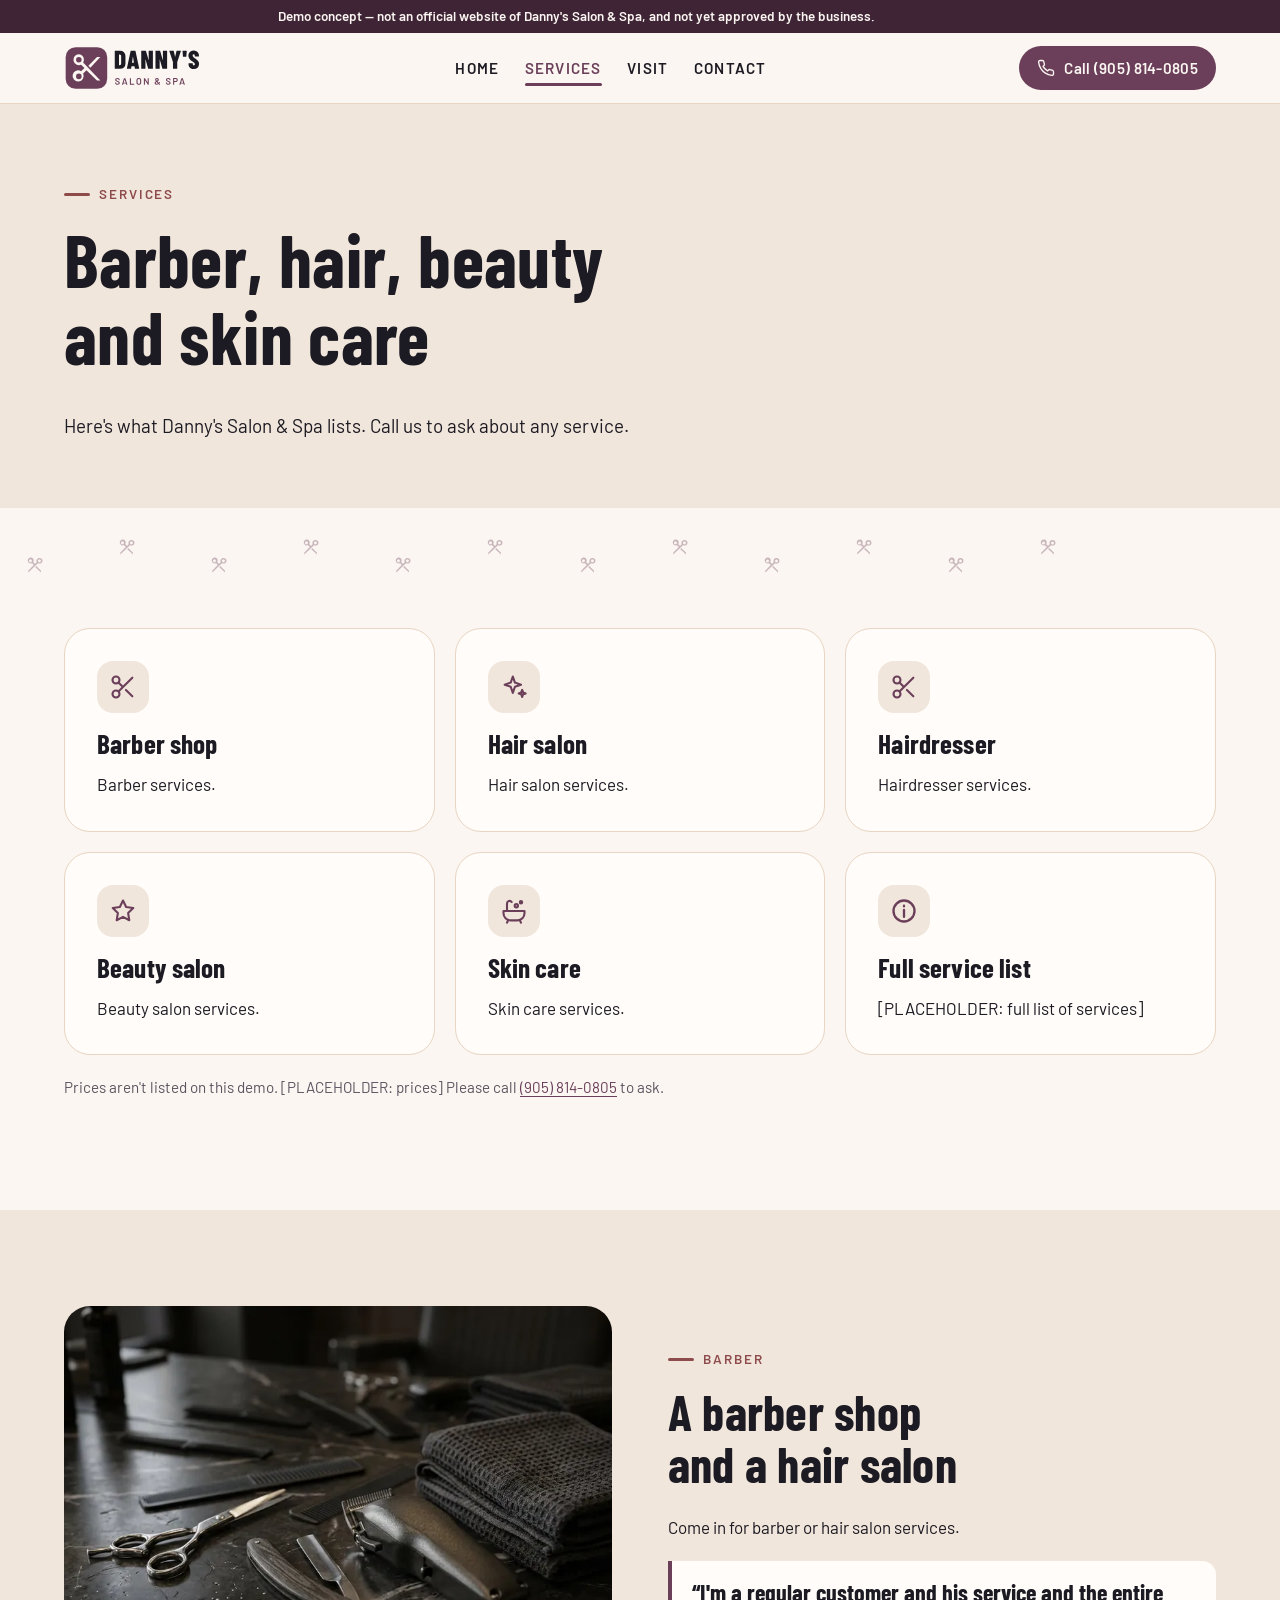
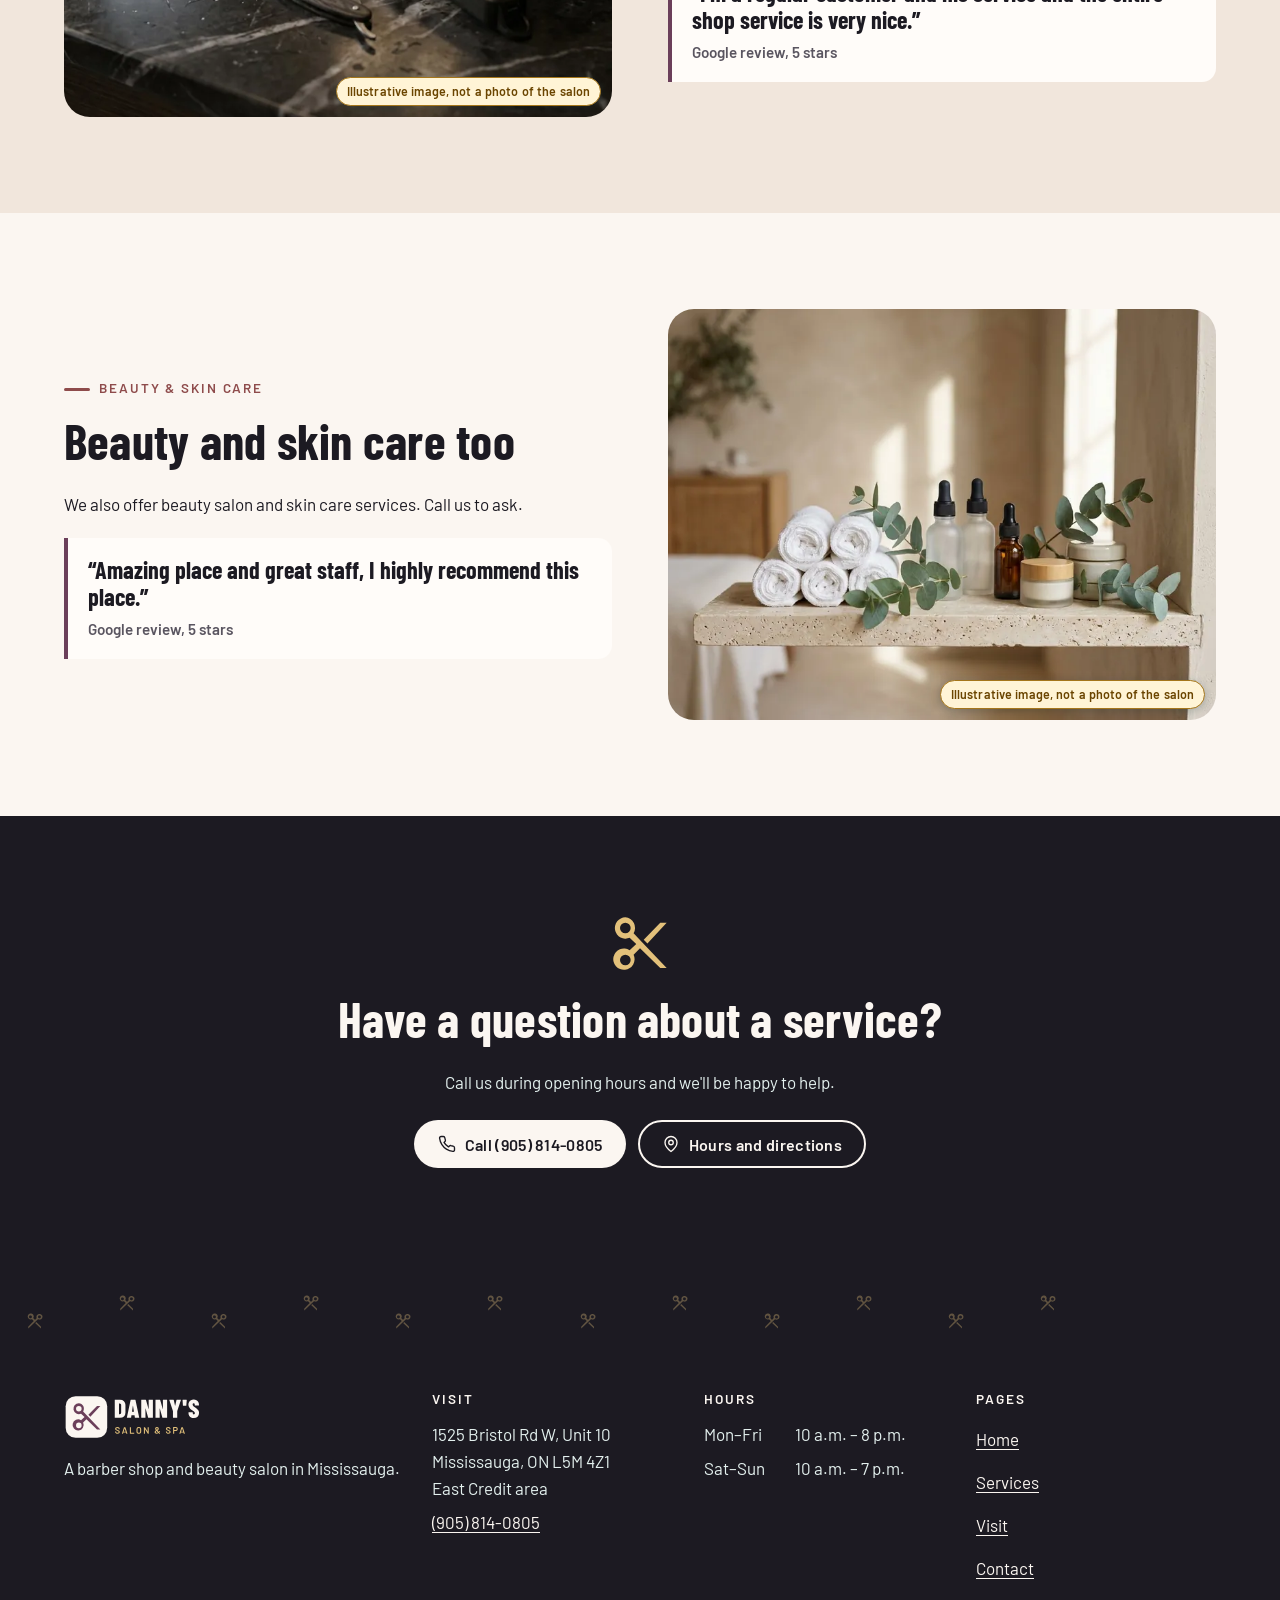
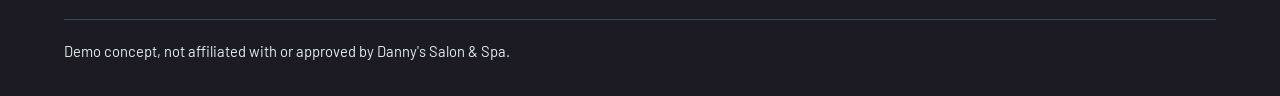
<file: services.html>
<!DOCTYPE html>
<html lang="en-CA">
<head>
  <meta charset="utf-8">
  <meta name="viewport" content="width=device-width, initial-scale=1, viewport-fit=cover">
  <script>document.documentElement.classList.add("js")</script>
  <title>Services | Danny&#39;s Salon &amp; Spa (demo concept)</title>
  <meta name="description" content="Demo concept website for Danny&#39;s Salon &amp; Spa, a barber shop and beauty salon in Mississauga — not the official site. Barber, hair, beauty and skin care.">
  <meta property="og:type" content="website">
  <meta property="og:site_name" content="Danny&#39;s Salon &amp; Spa (demo concept)">
  <meta property="og:locale" content="en_CA">
  <meta property="og:title" content="Services | Danny&#39;s Salon &amp; Spa (demo concept)">
  <meta property="og:description" content="Demo concept website for Danny&#39;s Salon &amp; Spa, a barber shop and beauty salon in Mississauga — not the official site. Barber, hair, beauty and skin care.">
  <meta property="og:url" content="https://mikelagumbay22.github.io/dannys-salon-spa-demo/services.html">
  <meta property="og:image" content="https://mikelagumbay22.github.io/dannys-salon-spa-demo/img/og-image.jpg">
  <meta property="og:image:type" content="image/jpeg">
  <meta property="og:image:width" content="1200">
  <meta property="og:image:height" content="630">
  <meta property="og:image:alt" content="Demo concept, not the official site. An empty barber shop and salon with leather barber chairs, arched mirrors and warm wood counters (illustrative image, not a photo of the salon)">
  <meta name="twitter:card" content="summary_large_image">
  <meta name="twitter:title" content="Services | Danny&#39;s Salon &amp; Spa (demo concept)">
  <meta name="twitter:description" content="Demo concept website for Danny&#39;s Salon &amp; Spa, a barber shop and beauty salon in Mississauga — not the official site. Barber, hair, beauty and skin care.">
  <meta name="twitter:image" content="https://mikelagumbay22.github.io/dannys-salon-spa-demo/img/og-image.jpg">
  <meta name="twitter:image:alt" content="Demo concept, not the official site. An empty barber shop and salon with leather barber chairs, arched mirrors and warm wood counters (illustrative image, not a photo of the salon)">
  <meta name="robots" content="noindex, nofollow">
  <meta name="theme-color" content="#1C1A22">
  <link rel="preload" href="fonts/barlowcondensed-700-latin.woff2" as="font" type="font/woff2" crossorigin>
  <link rel="preload" href="fonts/barlow-400-latin.woff2" as="font" type="font/woff2" crossorigin>
  <link rel="preload" href="fonts/barlow-600-latin.woff2" as="font" type="font/woff2" crossorigin>
  <link rel="stylesheet" href="css/site.css?v=5b94bb76">
  <link rel="icon" href="img/favicon.ico" sizes="any">
  <link rel="icon" type="image/png" sizes="512x512" href="img/favicon-512.png">
  <link rel="apple-touch-icon" href="img/apple-touch-icon.png">
</head>
<body class="page-services" data-hours='[{"day": "Monday", "display": "10 a.m. – 8 p.m.", "closed": false, "opens": "10:00", "closes": "20:00"}, {"day": "Tuesday", "display": "10 a.m. – 8 p.m.", "closed": false, "opens": "10:00", "closes": "20:00"}, {"day": "Wednesday", "display": "10 a.m. – 8 p.m.", "closed": false, "opens": "10:00", "closes": "20:00"}, {"day": "Thursday", "display": "10 a.m. – 8 p.m.", "closed": false, "opens": "10:00", "closes": "20:00"}, {"day": "Friday", "display": "10 a.m. – 8 p.m.", "closed": false, "opens": "10:00", "closes": "20:00"}, {"day": "Saturday", "display": "10 a.m. – 7 p.m.", "closed": false, "opens": "10:00", "closes": "19:00"}, {"day": "Sunday", "display": "10 a.m. – 7 p.m.", "closed": false, "opens": "10:00", "closes": "19:00"}]'>
<aside class="demo-banner" aria-label="Demo notice">
  <p class="container">Demo concept — not an official website of Danny&#39;s Salon &amp; Spa, and not yet approved by the business.</p>
</aside>
<a class="skip-link" href="#main">Skip to content</a>
<header class="site-header">
  <div class="container header-inner">
    <a class="brand" href="index.html">
      <img src="img/logo.svg" alt="Danny&#39;s Salon &amp; Spa, home" width="166" height="60">
    </a>
    <nav class="site-nav desktop-nav" aria-label="Main">
      <ul>
        <li><a href="index.html">Home</a></li>
        <li><a href="services.html" aria-current="page">Services</a></li>
        <li><a href="visit.html">Visit</a></li>
        <li><a href="contact.html">Contact</a></li>
      </ul>
    </nav>
    <div class="header-actions">
      <a class="btn btn--primary btn--sm header-cta" href="tel:+19058140805"><svg viewBox="0 0 24 24" fill="none" stroke="currentColor" stroke-width="1.8" stroke-linecap="round" stroke-linejoin="round" aria-hidden="true" focusable="false"><path d="M22 16.9v3a2 2 0 0 1-2.2 2 19.8 19.8 0 0 1-8.6-3.1 19.5 19.5 0 0 1-6-6A19.8 19.8 0 0 1 2.1 4.2 2 2 0 0 1 4.1 2h3a2 2 0 0 1 2 1.7c.1 1 .4 1.9.7 2.8a2 2 0 0 1-.5 2.1L8 9.9a16 16 0 0 0 6 6l1.3-1.3a2 2 0 0 1 2.1-.4c.9.3 1.8.6 2.8.7a2 2 0 0 1 1.7 2z"/></svg>Call (905) 814-0805</a>
      <button type="button" class="menu-toggle" id="menu-toggle" aria-controls="mobile-nav" aria-expanded="false">
        <span class="burger" aria-hidden="true"><span></span><span></span><span></span></span>
        <span class="menu-toggle__label">Menu</span>
      </button>
    </div>
  </div>
  <div class="mobile-nav" id="mobile-nav" hidden>
    <nav aria-label="Mobile">
      <ul>
        <li style="--i:0"><a href="index.html">Home</a></li>
        <li style="--i:1"><a href="services.html" aria-current="page">Services</a></li>
        <li style="--i:2"><a href="visit.html">Visit</a></li>
        <li style="--i:3"><a href="contact.html">Contact</a></li>
        <li style="--i:4"><a class="mobile-nav__cta" href="tel:+19058140805"><svg viewBox="0 0 24 24" fill="none" stroke="currentColor" stroke-width="1.8" stroke-linecap="round" stroke-linejoin="round" aria-hidden="true" focusable="false"><path d="M22 16.9v3a2 2 0 0 1-2.2 2 19.8 19.8 0 0 1-8.6-3.1 19.5 19.5 0 0 1-6-6A19.8 19.8 0 0 1 2.1 4.2 2 2 0 0 1 4.1 2h3a2 2 0 0 1 2 1.7c.1 1 .4 1.9.7 2.8a2 2 0 0 1-.5 2.1L8 9.9a16 16 0 0 0 6 6l1.3-1.3a2 2 0 0 1 2.1-.4c.9.3 1.8.6 2.8.7a2 2 0 0 1 1.7 2z"/></svg>Call (905) 814-0805</a></li>
      </ul>
    </nav>
  </div>
</header>
<main id="main">

<section class="page-hero" aria-labelledby="services-title">
  <div class="container"><div class="section-head">
    <p class="eyebrow">Services</p>
    <h1 id="services-title">Barber, hair, beauty and skin care</h1>
    <p class="lead">Here&#39;s what Danny&#39;s Salon &amp; Spa lists. Call us to ask about any service.</p>
  </div></div>
</section>
<div class="trail " aria-hidden="true" data-trail>
  <div class="trail__prints">
    <svg class="trail__print" style="left:2.0%;--i:0" viewBox="0 0 24 24" fill="currentColor" focusable="false"><path d="M6.5 2a4 4 0 1 0 1.6 7.7L10.6 12l-2.5 2.3A4 4 0 1 0 9.6 16L12 13.6l7.6 7.4H22L9.6 8A4 4 0 0 0 6.5 2zm0 2a2 2 0 1 1 0 4 2 2 0 0 1 0-4zm0 12a2 2 0 1 1 0 4 2 2 0 0 1 0-4zM13.4 10.4 19.6 4H22l-7.2 7.8z"/></svg>
    <svg class="trail__print is-up" style="left:9.2%;--i:1" viewBox="0 0 24 24" fill="currentColor" focusable="false"><path d="M6.5 2a4 4 0 1 0 1.6 7.7L10.6 12l-2.5 2.3A4 4 0 1 0 9.6 16L12 13.6l7.6 7.4H22L9.6 8A4 4 0 0 0 6.5 2zm0 2a2 2 0 1 1 0 4 2 2 0 0 1 0-4zm0 12a2 2 0 1 1 0 4 2 2 0 0 1 0-4zM13.4 10.4 19.6 4H22l-7.2 7.8z"/></svg>
    <svg class="trail__print" style="left:16.4%;--i:2" viewBox="0 0 24 24" fill="currentColor" focusable="false"><path d="M6.5 2a4 4 0 1 0 1.6 7.7L10.6 12l-2.5 2.3A4 4 0 1 0 9.6 16L12 13.6l7.6 7.4H22L9.6 8A4 4 0 0 0 6.5 2zm0 2a2 2 0 1 1 0 4 2 2 0 0 1 0-4zm0 12a2 2 0 1 1 0 4 2 2 0 0 1 0-4zM13.4 10.4 19.6 4H22l-7.2 7.8z"/></svg>
    <svg class="trail__print is-up" style="left:23.6%;--i:3" viewBox="0 0 24 24" fill="currentColor" focusable="false"><path d="M6.5 2a4 4 0 1 0 1.6 7.7L10.6 12l-2.5 2.3A4 4 0 1 0 9.6 16L12 13.6l7.6 7.4H22L9.6 8A4 4 0 0 0 6.5 2zm0 2a2 2 0 1 1 0 4 2 2 0 0 1 0-4zm0 12a2 2 0 1 1 0 4 2 2 0 0 1 0-4zM13.4 10.4 19.6 4H22l-7.2 7.8z"/></svg>
    <svg class="trail__print" style="left:30.8%;--i:4" viewBox="0 0 24 24" fill="currentColor" focusable="false"><path d="M6.5 2a4 4 0 1 0 1.6 7.7L10.6 12l-2.5 2.3A4 4 0 1 0 9.6 16L12 13.6l7.6 7.4H22L9.6 8A4 4 0 0 0 6.5 2zm0 2a2 2 0 1 1 0 4 2 2 0 0 1 0-4zm0 12a2 2 0 1 1 0 4 2 2 0 0 1 0-4zM13.4 10.4 19.6 4H22l-7.2 7.8z"/></svg>
    <svg class="trail__print is-up" style="left:38.0%;--i:5" viewBox="0 0 24 24" fill="currentColor" focusable="false"><path d="M6.5 2a4 4 0 1 0 1.6 7.7L10.6 12l-2.5 2.3A4 4 0 1 0 9.6 16L12 13.6l7.6 7.4H22L9.6 8A4 4 0 0 0 6.5 2zm0 2a2 2 0 1 1 0 4 2 2 0 0 1 0-4zm0 12a2 2 0 1 1 0 4 2 2 0 0 1 0-4zM13.4 10.4 19.6 4H22l-7.2 7.8z"/></svg>
    <svg class="trail__print" style="left:45.2%;--i:6" viewBox="0 0 24 24" fill="currentColor" focusable="false"><path d="M6.5 2a4 4 0 1 0 1.6 7.7L10.6 12l-2.5 2.3A4 4 0 1 0 9.6 16L12 13.6l7.6 7.4H22L9.6 8A4 4 0 0 0 6.5 2zm0 2a2 2 0 1 1 0 4 2 2 0 0 1 0-4zm0 12a2 2 0 1 1 0 4 2 2 0 0 1 0-4zM13.4 10.4 19.6 4H22l-7.2 7.8z"/></svg>
    <svg class="trail__print is-up" style="left:52.4%;--i:7" viewBox="0 0 24 24" fill="currentColor" focusable="false"><path d="M6.5 2a4 4 0 1 0 1.6 7.7L10.6 12l-2.5 2.3A4 4 0 1 0 9.6 16L12 13.6l7.6 7.4H22L9.6 8A4 4 0 0 0 6.5 2zm0 2a2 2 0 1 1 0 4 2 2 0 0 1 0-4zm0 12a2 2 0 1 1 0 4 2 2 0 0 1 0-4zM13.4 10.4 19.6 4H22l-7.2 7.8z"/></svg>
    <svg class="trail__print" style="left:59.6%;--i:8" viewBox="0 0 24 24" fill="currentColor" focusable="false"><path d="M6.5 2a4 4 0 1 0 1.6 7.7L10.6 12l-2.5 2.3A4 4 0 1 0 9.6 16L12 13.6l7.6 7.4H22L9.6 8A4 4 0 0 0 6.5 2zm0 2a2 2 0 1 1 0 4 2 2 0 0 1 0-4zm0 12a2 2 0 1 1 0 4 2 2 0 0 1 0-4zM13.4 10.4 19.6 4H22l-7.2 7.8z"/></svg>
    <svg class="trail__print is-up" style="left:66.8%;--i:9" viewBox="0 0 24 24" fill="currentColor" focusable="false"><path d="M6.5 2a4 4 0 1 0 1.6 7.7L10.6 12l-2.5 2.3A4 4 0 1 0 9.6 16L12 13.6l7.6 7.4H22L9.6 8A4 4 0 0 0 6.5 2zm0 2a2 2 0 1 1 0 4 2 2 0 0 1 0-4zm0 12a2 2 0 1 1 0 4 2 2 0 0 1 0-4zM13.4 10.4 19.6 4H22l-7.2 7.8z"/></svg>
    <svg class="trail__print" style="left:74.0%;--i:10" viewBox="0 0 24 24" fill="currentColor" focusable="false"><path d="M6.5 2a4 4 0 1 0 1.6 7.7L10.6 12l-2.5 2.3A4 4 0 1 0 9.6 16L12 13.6l7.6 7.4H22L9.6 8A4 4 0 0 0 6.5 2zm0 2a2 2 0 1 1 0 4 2 2 0 0 1 0-4zm0 12a2 2 0 1 1 0 4 2 2 0 0 1 0-4zM13.4 10.4 19.6 4H22l-7.2 7.8z"/></svg>
    <svg class="trail__print is-up" style="left:81.2%;--i:11" viewBox="0 0 24 24" fill="currentColor" focusable="false"><path d="M6.5 2a4 4 0 1 0 1.6 7.7L10.6 12l-2.5 2.3A4 4 0 1 0 9.6 16L12 13.6l7.6 7.4H22L9.6 8A4 4 0 0 0 6.5 2zm0 2a2 2 0 1 1 0 4 2 2 0 0 1 0-4zm0 12a2 2 0 1 1 0 4 2 2 0 0 1 0-4zM13.4 10.4 19.6 4H22l-7.2 7.8z"/></svg>
  </div>
  <div class="container" style="position:relative;height:100%;container-type:inline-size">
  </div>
</div>

<section class="section section--tight" aria-label="Services">
  <div class="container">
    <ul class="card-grid card-grid--3 services-grid">
      <li class="card service-card tilt reveal" style="--d: 0.0s" id="barber" data-tilt>
        <span class="icon-chip"><svg viewBox="0 0 24 24" fill="none" stroke="currentColor" stroke-width="1.8" stroke-linecap="round" stroke-linejoin="round" aria-hidden="true" focusable="false"><circle cx="6" cy="6" r="3"/><circle cx="6" cy="18" r="3"/><path d="M20 4 8.1 15.9M14.5 14.5 20 20M8.1 8.1 12 12"/></svg></span>
        <h2 class="h3">Barber shop</h2>
        <p>Barber services.</p>
      </li>
      <li class="card service-card tilt reveal" style="--d: 0.1s" id="hair" data-tilt>
        <span class="icon-chip"><svg viewBox="0 0 24 24" fill="none" stroke="currentColor" stroke-width="1.8" stroke-linecap="round" stroke-linejoin="round" aria-hidden="true" focusable="false"><path d="M11 3l1.8 5.2L18 10l-5.2 1.8L11 17l-1.8-5.2L4 10l5.2-1.8z"/><path d="M19 14.5l.8 2.2 2.2.8-2.2.8L19 20.5l-.8-2.2-2.2-.8 2.2-.8z"/></svg></span>
        <h2 class="h3">Hair salon</h2>
        <p>Hair salon services.</p>
      </li>
      <li class="card service-card tilt reveal" style="--d: 0.2s" id="hairdresser" data-tilt>
        <span class="icon-chip"><svg viewBox="0 0 24 24" fill="none" stroke="currentColor" stroke-width="1.8" stroke-linecap="round" stroke-linejoin="round" aria-hidden="true" focusable="false"><circle cx="6" cy="6" r="3"/><circle cx="6" cy="18" r="3"/><path d="M20 4 8.1 15.9M14.5 14.5 20 20M8.1 8.1 12 12"/></svg></span>
        <h2 class="h3">Hairdresser</h2>
        <p>Hairdresser services.</p>
      </li>
      <li class="card service-card tilt reveal" style="--d: 0.0s" id="beauty" data-tilt>
        <span class="icon-chip"><svg viewBox="0 0 24 24" fill="none" stroke="currentColor" stroke-width="1.8" stroke-linecap="round" stroke-linejoin="round" aria-hidden="true" focusable="false"><path d="m12 3 2.7 5.6 6.1.9-4.4 4.3 1 6.1L12 17l-5.4 2.9 1-6.1-4.4-4.3 6.1-.9z"/></svg></span>
        <h2 class="h3">Beauty salon</h2>
        <p>Beauty salon services.</p>
      </li>
      <li class="card service-card tilt reveal" style="--d: 0.1s" id="skin" data-tilt>
        <span class="icon-chip"><svg viewBox="0 0 24 24" fill="none" stroke="currentColor" stroke-width="1.8" stroke-linecap="round" stroke-linejoin="round" aria-hidden="true" focusable="false"><path d="M3 12h18v2a6 6 0 0 1-6 6H9a6 6 0 0 1-6-6z"/><path d="M6 12V5.5a2.2 2.2 0 0 1 4-1.2"/><path d="M7 20l-1 2M17 20l1 2"/><circle cx="14" cy="7.5" r="1.4"/><circle cx="18" cy="4.5" r="1"/></svg></span>
        <h2 class="h3">Skin care</h2>
        <p>Skin care services.</p>
      </li>
      <li class="card service-card tilt reveal" style="--d: 0.2s" id="more" data-tilt>
        <span class="icon-chip"><svg viewBox="0 0 24 24" fill="none" stroke="currentColor" stroke-width="2" stroke-linecap="round" stroke-linejoin="round" aria-hidden="true" focusable="false"><circle cx="12" cy="12" r="9"/><path d="M12 11v6M12 7.5v.5"/></svg></span>
        <h2 class="h3">Full service list</h2>
        <p>[PLACEHOLDER: full list of services]</p>
      </li>
    </ul>
    <p class="note reveal" style="margin-top:1.25rem">Prices aren't listed on this demo. [PLACEHOLDER: prices] Please call <a href="tel:+19058140805">(905) 814-0805</a> to ask.</p>
  </div>
</section>
<section class="section section--alt" aria-labelledby="cats-title">
  <div class="container split">
    <div class="reveal reveal-l"><div class="media "><span class="ph-badge image-badge">Illustrative image, not a photo of the salon</span>
  <img src="img/barber-800.webp" srcset="img/barber-480.webp 480w, img/barber-800.webp 800w, img/barber-1200.webp 1200w" sizes="(min-width: 900px) 540px, 92vw" width="1200" height="900" alt="Barber scissors, combs, a clipper and a razor on a dark marble counter" loading="lazy" decoding="async">
</div></div>
    <div class="reveal reveal-r">
      <p class="eyebrow">Barber</p>
      <h2 id="cats-title">A barber shop and a hair salon</h2>
      <p>Come in for barber or hair salon services.</p>
      <figure class="feature-quote"><blockquote style="margin:0"><p>“I&#39;m a regular customer and his service and the entire shop service is very nice.”</p></blockquote><figcaption>Google review, 5 stars</figcaption></figure>
    </div>
  </div>
</section>
<section class="section" aria-labelledby="boutique-title">
  <div class="container split split--flip">
    <div class="reveal reveal-r"><div class="media "><span class="ph-badge image-badge">Illustrative image, not a photo of the salon</span>
  <img src="img/skin-800.webp" srcset="img/skin-480.webp 480w, img/skin-800.webp 800w, img/skin-1200.webp 1200w" sizes="(min-width: 900px) 540px, 92vw" width="1200" height="900" alt="Rolled white towels, unlabelled skin care bottles and eucalyptus on a stone shelf" loading="lazy" decoding="async">
</div></div>
    <div class="reveal reveal-l">
      <p class="eyebrow">Beauty &amp; skin care</p>
      <h2 id="boutique-title">Beauty and skin care too</h2>
      <p>We also offer beauty salon and skin care services. Call us to ask.</p>
      <figure class="feature-quote"><blockquote style="margin:0"><p>“Amazing place and great staff, I highly recommend this place.”</p></blockquote><figcaption>Google review, 5 stars</figcaption></figure>
    </div>
  </div>
</section>

<section class="section cta-band on-dark" aria-labelledby="services-cta-title">
  <div class="container reveal">
    <div class="mini-paw" aria-hidden="true">
  <svg class="mini-paw__icon" viewBox="0 0 24 24" fill="currentColor" focusable="false"><path d="M6.5 2a4 4 0 1 0 1.6 7.7L10.6 12l-2.5 2.3A4 4 0 1 0 9.6 16L12 13.6l7.6 7.4H22L9.6 8A4 4 0 0 0 6.5 2zm0 2a2 2 0 1 1 0 4 2 2 0 0 1 0-4zm0 12a2 2 0 1 1 0 4 2 2 0 0 1 0-4zM13.4 10.4 19.6 4H22l-7.2 7.8z"/></svg>
  <span class="pup__bubble" style="left:4%;top:30%;width:18%;--i:0"></span>
  <span class="pup__bubble" style="left:72%;top:10%;width:14%;--i:1"></span>
  <span class="pup__bubble" style="left:80%;top:46%;width:11%;--i:2"></span>
</div>
    <h2 id="services-cta-title">Have a question about a service?</h2>
    <p>Call us during opening hours and we&#39;ll be happy to help.</p>
    <div class="btn-row">
      <a class="btn btn--light" href="tel:+19058140805"><svg viewBox="0 0 24 24" fill="none" stroke="currentColor" stroke-width="1.8" stroke-linecap="round" stroke-linejoin="round" aria-hidden="true" focusable="false"><path d="M22 16.9v3a2 2 0 0 1-2.2 2 19.8 19.8 0 0 1-8.6-3.1 19.5 19.5 0 0 1-6-6A19.8 19.8 0 0 1 2.1 4.2 2 2 0 0 1 4.1 2h3a2 2 0 0 1 2 1.7c.1 1 .4 1.9.7 2.8a2 2 0 0 1-.5 2.1L8 9.9a16 16 0 0 0 6 6l1.3-1.3a2 2 0 0 1 2.1-.4c.9.3 1.8.6 2.8.7a2 2 0 0 1 1.7 2z"/></svg>Call (905) 814-0805</a>
      <a class="btn btn--outline-light" href="visit.html"><svg viewBox="0 0 24 24" fill="none" stroke="currentColor" stroke-width="1.8" stroke-linecap="round" stroke-linejoin="round" aria-hidden="true" focusable="false"><path d="M20 10c0 6-8 12-8 12S4 16 4 10a8 8 0 0 1 16 0z"/><circle cx="12" cy="10" r="3"/></svg>Hours and directions</a>
    </div>
  </div>
</section>

</main>
<div class="trail trail--dark" aria-hidden="true" data-trail>
  <div class="trail__prints">
    <svg class="trail__print" style="left:2.0%;--i:0" viewBox="0 0 24 24" fill="currentColor" focusable="false"><path d="M6.5 2a4 4 0 1 0 1.6 7.7L10.6 12l-2.5 2.3A4 4 0 1 0 9.6 16L12 13.6l7.6 7.4H22L9.6 8A4 4 0 0 0 6.5 2zm0 2a2 2 0 1 1 0 4 2 2 0 0 1 0-4zm0 12a2 2 0 1 1 0 4 2 2 0 0 1 0-4zM13.4 10.4 19.6 4H22l-7.2 7.8z"/></svg>
    <svg class="trail__print is-up" style="left:9.2%;--i:1" viewBox="0 0 24 24" fill="currentColor" focusable="false"><path d="M6.5 2a4 4 0 1 0 1.6 7.7L10.6 12l-2.5 2.3A4 4 0 1 0 9.6 16L12 13.6l7.6 7.4H22L9.6 8A4 4 0 0 0 6.5 2zm0 2a2 2 0 1 1 0 4 2 2 0 0 1 0-4zm0 12a2 2 0 1 1 0 4 2 2 0 0 1 0-4zM13.4 10.4 19.6 4H22l-7.2 7.8z"/></svg>
    <svg class="trail__print" style="left:16.4%;--i:2" viewBox="0 0 24 24" fill="currentColor" focusable="false"><path d="M6.5 2a4 4 0 1 0 1.6 7.7L10.6 12l-2.5 2.3A4 4 0 1 0 9.6 16L12 13.6l7.6 7.4H22L9.6 8A4 4 0 0 0 6.5 2zm0 2a2 2 0 1 1 0 4 2 2 0 0 1 0-4zm0 12a2 2 0 1 1 0 4 2 2 0 0 1 0-4zM13.4 10.4 19.6 4H22l-7.2 7.8z"/></svg>
    <svg class="trail__print is-up" style="left:23.6%;--i:3" viewBox="0 0 24 24" fill="currentColor" focusable="false"><path d="M6.5 2a4 4 0 1 0 1.6 7.7L10.6 12l-2.5 2.3A4 4 0 1 0 9.6 16L12 13.6l7.6 7.4H22L9.6 8A4 4 0 0 0 6.5 2zm0 2a2 2 0 1 1 0 4 2 2 0 0 1 0-4zm0 12a2 2 0 1 1 0 4 2 2 0 0 1 0-4zM13.4 10.4 19.6 4H22l-7.2 7.8z"/></svg>
    <svg class="trail__print" style="left:30.8%;--i:4" viewBox="0 0 24 24" fill="currentColor" focusable="false"><path d="M6.5 2a4 4 0 1 0 1.6 7.7L10.6 12l-2.5 2.3A4 4 0 1 0 9.6 16L12 13.6l7.6 7.4H22L9.6 8A4 4 0 0 0 6.5 2zm0 2a2 2 0 1 1 0 4 2 2 0 0 1 0-4zm0 12a2 2 0 1 1 0 4 2 2 0 0 1 0-4zM13.4 10.4 19.6 4H22l-7.2 7.8z"/></svg>
    <svg class="trail__print is-up" style="left:38.0%;--i:5" viewBox="0 0 24 24" fill="currentColor" focusable="false"><path d="M6.5 2a4 4 0 1 0 1.6 7.7L10.6 12l-2.5 2.3A4 4 0 1 0 9.6 16L12 13.6l7.6 7.4H22L9.6 8A4 4 0 0 0 6.5 2zm0 2a2 2 0 1 1 0 4 2 2 0 0 1 0-4zm0 12a2 2 0 1 1 0 4 2 2 0 0 1 0-4zM13.4 10.4 19.6 4H22l-7.2 7.8z"/></svg>
    <svg class="trail__print" style="left:45.2%;--i:6" viewBox="0 0 24 24" fill="currentColor" focusable="false"><path d="M6.5 2a4 4 0 1 0 1.6 7.7L10.6 12l-2.5 2.3A4 4 0 1 0 9.6 16L12 13.6l7.6 7.4H22L9.6 8A4 4 0 0 0 6.5 2zm0 2a2 2 0 1 1 0 4 2 2 0 0 1 0-4zm0 12a2 2 0 1 1 0 4 2 2 0 0 1 0-4zM13.4 10.4 19.6 4H22l-7.2 7.8z"/></svg>
    <svg class="trail__print is-up" style="left:52.4%;--i:7" viewBox="0 0 24 24" fill="currentColor" focusable="false"><path d="M6.5 2a4 4 0 1 0 1.6 7.7L10.6 12l-2.5 2.3A4 4 0 1 0 9.6 16L12 13.6l7.6 7.4H22L9.6 8A4 4 0 0 0 6.5 2zm0 2a2 2 0 1 1 0 4 2 2 0 0 1 0-4zm0 12a2 2 0 1 1 0 4 2 2 0 0 1 0-4zM13.4 10.4 19.6 4H22l-7.2 7.8z"/></svg>
    <svg class="trail__print" style="left:59.6%;--i:8" viewBox="0 0 24 24" fill="currentColor" focusable="false"><path d="M6.5 2a4 4 0 1 0 1.6 7.7L10.6 12l-2.5 2.3A4 4 0 1 0 9.6 16L12 13.6l7.6 7.4H22L9.6 8A4 4 0 0 0 6.5 2zm0 2a2 2 0 1 1 0 4 2 2 0 0 1 0-4zm0 12a2 2 0 1 1 0 4 2 2 0 0 1 0-4zM13.4 10.4 19.6 4H22l-7.2 7.8z"/></svg>
    <svg class="trail__print is-up" style="left:66.8%;--i:9" viewBox="0 0 24 24" fill="currentColor" focusable="false"><path d="M6.5 2a4 4 0 1 0 1.6 7.7L10.6 12l-2.5 2.3A4 4 0 1 0 9.6 16L12 13.6l7.6 7.4H22L9.6 8A4 4 0 0 0 6.5 2zm0 2a2 2 0 1 1 0 4 2 2 0 0 1 0-4zm0 12a2 2 0 1 1 0 4 2 2 0 0 1 0-4zM13.4 10.4 19.6 4H22l-7.2 7.8z"/></svg>
    <svg class="trail__print" style="left:74.0%;--i:10" viewBox="0 0 24 24" fill="currentColor" focusable="false"><path d="M6.5 2a4 4 0 1 0 1.6 7.7L10.6 12l-2.5 2.3A4 4 0 1 0 9.6 16L12 13.6l7.6 7.4H22L9.6 8A4 4 0 0 0 6.5 2zm0 2a2 2 0 1 1 0 4 2 2 0 0 1 0-4zm0 12a2 2 0 1 1 0 4 2 2 0 0 1 0-4zM13.4 10.4 19.6 4H22l-7.2 7.8z"/></svg>
    <svg class="trail__print is-up" style="left:81.2%;--i:11" viewBox="0 0 24 24" fill="currentColor" focusable="false"><path d="M6.5 2a4 4 0 1 0 1.6 7.7L10.6 12l-2.5 2.3A4 4 0 1 0 9.6 16L12 13.6l7.6 7.4H22L9.6 8A4 4 0 0 0 6.5 2zm0 2a2 2 0 1 1 0 4 2 2 0 0 1 0-4zm0 12a2 2 0 1 1 0 4 2 2 0 0 1 0-4zM13.4 10.4 19.6 4H22l-7.2 7.8z"/></svg>
  </div>
  <div class="container" style="position:relative;height:100%;container-type:inline-size">
  </div>
</div>
<footer class="site-footer on-dark">
  <div class="container">
    <div class="footer-grid">
      <div class="footer-brand">
        <a class="brand" href="index.html"><img src="img/logo-reversed.svg" alt="Danny&#39;s Salon &amp; Spa, home" width="166" height="60" loading="lazy" decoding="async"></a>
        <p>A barber shop and beauty salon in Mississauga.</p>
      </div>
      <div>
        <h2>Visit</h2>
        <ul>
          <li>1525 Bristol Rd W, Unit 10<br>Mississauga, ON L5M 4Z1<br>East Credit area</li>
          <li><a href="tel:+19058140805">(905) 814-0805</a></li>
        </ul>
      </div>
      <div>
        <h2>Hours</h2>
        <ul>
          <li><span class="footer-day">Mon–Fri</span> 10 a.m. – 8 p.m.</li>
          <li><span class="footer-day">Sat–Sun</span> 10 a.m. – 7 p.m.</li>
        </ul>
      </div>
      <div>
        <h2>Pages</h2>
        <ul class="footer-nav">
          <li><a href="index.html">Home</a></li>
          <li><a href="services.html" aria-current="page">Services</a></li>
          <li><a href="visit.html">Visit</a></li>
          <li><a href="contact.html">Contact</a></li>
        </ul>
      </div>
    </div>
    <div class="footer-bottom">
      <p class="footer-legal">Demo concept, not affiliated with or approved by Danny&#39;s Salon &amp; Spa.</p>
    </div>
  </div>
</footer>
<nav class="mobile-callbar" aria-label="Quick actions">
  <a class="btn btn--primary" href="tel:+19058140805" aria-label="Call (905) 814-0805"><svg viewBox="0 0 24 24" fill="none" stroke="currentColor" stroke-width="1.8" stroke-linecap="round" stroke-linejoin="round" aria-hidden="true" focusable="false"><path d="M22 16.9v3a2 2 0 0 1-2.2 2 19.8 19.8 0 0 1-8.6-3.1 19.5 19.5 0 0 1-6-6A19.8 19.8 0 0 1 2.1 4.2 2 2 0 0 1 4.1 2h3a2 2 0 0 1 2 1.7c.1 1 .4 1.9.7 2.8a2 2 0 0 1-.5 2.1L8 9.9a16 16 0 0 0 6 6l1.3-1.3a2 2 0 0 1 2.1-.4c.9.3 1.8.6 2.8.7a2 2 0 0 1 1.7 2z"/></svg>Call</a>
  <a class="btn btn--ghost" href="https://www.google.com/maps/dir/?api=1&amp;destination=Danny%27s%20Salon%20%26%20Spa%2C%201525%20Bristol%20Rd%20W%20Unit%2010%2C%20Mississauga%2C%20ON%20L5M%204Z1" target="_blank" rel="noopener"><svg viewBox="0 0 24 24" fill="none" stroke="currentColor" stroke-width="1.8" stroke-linecap="round" stroke-linejoin="round" aria-hidden="true" focusable="false"><path d="M20 10c0 6-8 12-8 12S4 16 4 10a8 8 0 0 1 16 0z"/><circle cx="12" cy="10" r="3"/></svg>Directions<span class="visually-hidden"> (opens Google Maps in a new tab)</span></a>
  <a class="btn btn--ghost" href="services.html"><svg viewBox="0 0 24 24" fill="none" stroke="currentColor" stroke-width="1.8" stroke-linecap="round" stroke-linejoin="round" aria-hidden="true" focusable="false"><circle cx="6" cy="6" r="3"/><circle cx="6" cy="18" r="3"/><path d="M20 4 8.1 15.9M14.5 14.5 20 20M8.1 8.1 12 12"/></svg>Services</a>
</nav>
<script src="js/site.js?v=5b94bb76" defer></script>
</body>
</html>
</file>
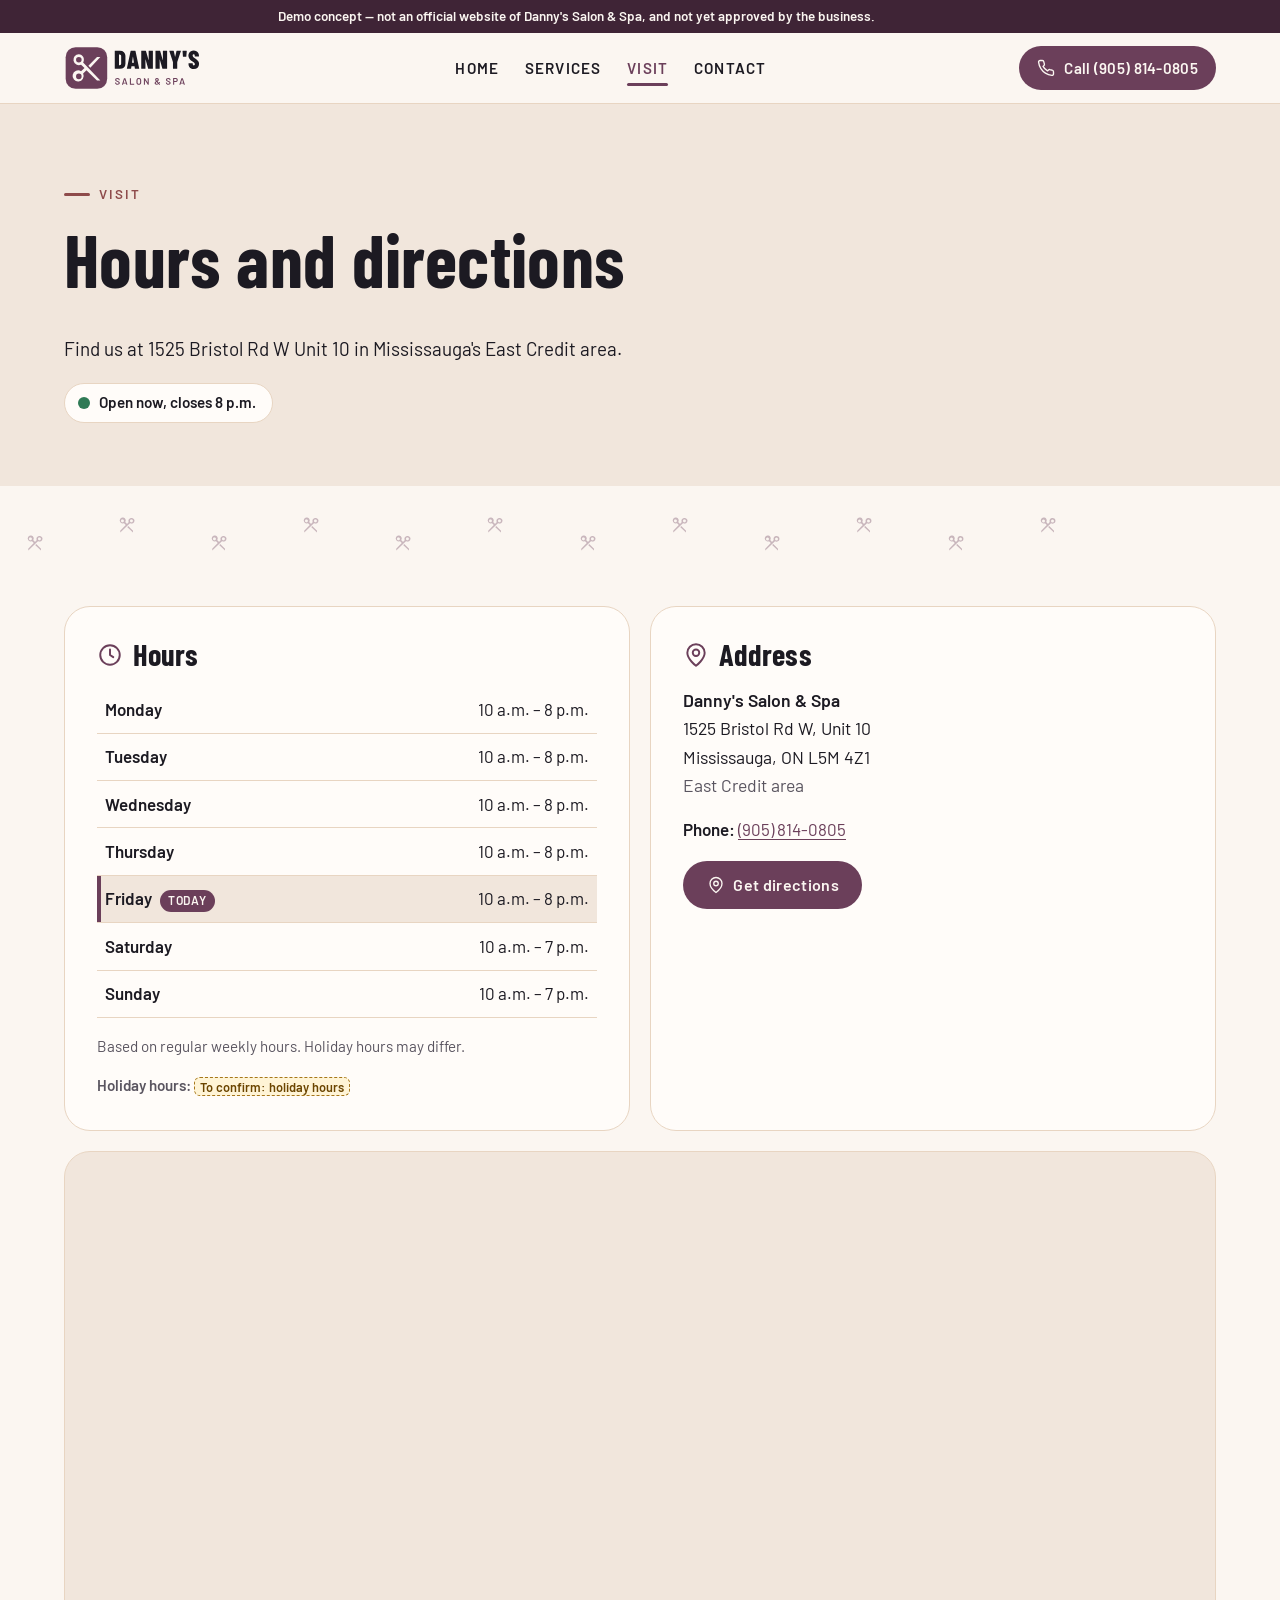
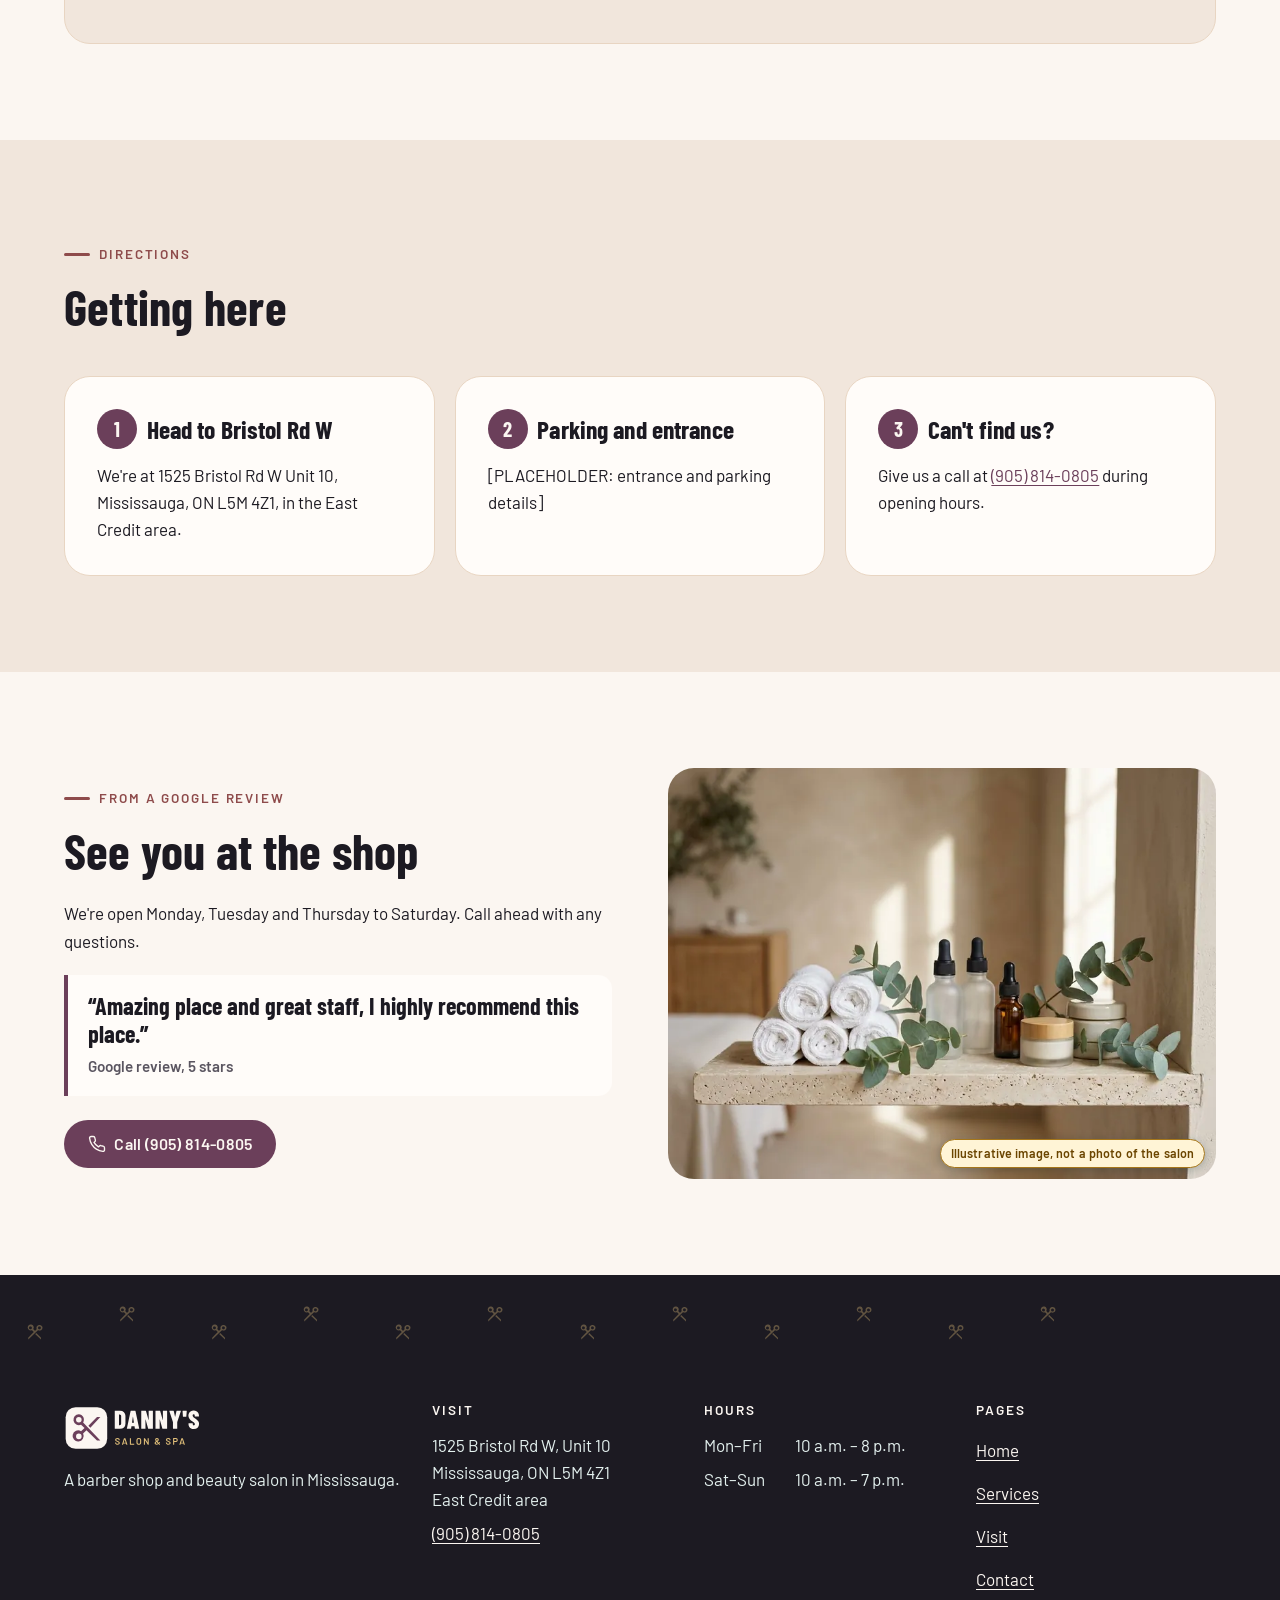
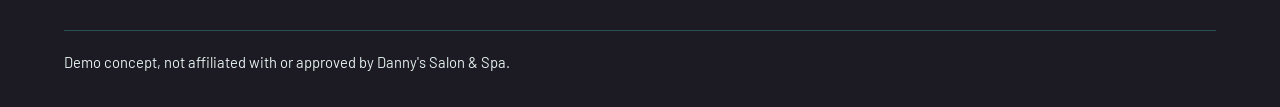
<file: visit.html>
<!DOCTYPE html>
<html lang="en-CA">
<head>
  <meta charset="utf-8">
  <meta name="viewport" content="width=device-width, initial-scale=1, viewport-fit=cover">
  <script>document.documentElement.classList.add("js")</script>
  <title>Visit | Hours &amp; Directions | Danny&#39;s Salon &amp; Spa (demo concept)</title>
  <meta name="description" content="Demo concept website for Danny&#39;s Salon &amp; Spa, a barber shop and beauty salon in Mississauga — not the official site. Hours, map and directions.">
  <meta property="og:type" content="website">
  <meta property="og:site_name" content="Danny&#39;s Salon &amp; Spa (demo concept)">
  <meta property="og:locale" content="en_CA">
  <meta property="og:title" content="Visit | Hours &amp; Directions | Danny&#39;s Salon &amp; Spa (demo concept)">
  <meta property="og:description" content="Demo concept website for Danny&#39;s Salon &amp; Spa, a barber shop and beauty salon in Mississauga — not the official site. Hours, map and directions.">
  <meta property="og:url" content="https://mikelagumbay22.github.io/dannys-salon-spa-demo/visit.html">
  <meta property="og:image" content="https://mikelagumbay22.github.io/dannys-salon-spa-demo/img/og-image.jpg">
  <meta property="og:image:type" content="image/jpeg">
  <meta property="og:image:width" content="1200">
  <meta property="og:image:height" content="630">
  <meta property="og:image:alt" content="Demo concept, not the official site. An empty barber shop and salon with leather barber chairs, arched mirrors and warm wood counters (illustrative image, not a photo of the salon)">
  <meta name="twitter:card" content="summary_large_image">
  <meta name="twitter:title" content="Visit | Hours &amp; Directions | Danny&#39;s Salon &amp; Spa (demo concept)">
  <meta name="twitter:description" content="Demo concept website for Danny&#39;s Salon &amp; Spa, a barber shop and beauty salon in Mississauga — not the official site. Hours, map and directions.">
  <meta name="twitter:image" content="https://mikelagumbay22.github.io/dannys-salon-spa-demo/img/og-image.jpg">
  <meta name="twitter:image:alt" content="Demo concept, not the official site. An empty barber shop and salon with leather barber chairs, arched mirrors and warm wood counters (illustrative image, not a photo of the salon)">
  <meta name="robots" content="noindex, nofollow">
  <meta name="theme-color" content="#1C1A22">
  <link rel="preload" href="fonts/barlowcondensed-700-latin.woff2" as="font" type="font/woff2" crossorigin>
  <link rel="preload" href="fonts/barlow-400-latin.woff2" as="font" type="font/woff2" crossorigin>
  <link rel="preload" href="fonts/barlow-600-latin.woff2" as="font" type="font/woff2" crossorigin>
  <link rel="stylesheet" href="css/site.css?v=5b94bb76">
  <link rel="icon" href="img/favicon.ico" sizes="any">
  <link rel="icon" type="image/png" sizes="512x512" href="img/favicon-512.png">
  <link rel="apple-touch-icon" href="img/apple-touch-icon.png">
</head>
<body class="page-visit" data-hours='[{"day": "Monday", "display": "10 a.m. – 8 p.m.", "closed": false, "opens": "10:00", "closes": "20:00"}, {"day": "Tuesday", "display": "10 a.m. – 8 p.m.", "closed": false, "opens": "10:00", "closes": "20:00"}, {"day": "Wednesday", "display": "10 a.m. – 8 p.m.", "closed": false, "opens": "10:00", "closes": "20:00"}, {"day": "Thursday", "display": "10 a.m. – 8 p.m.", "closed": false, "opens": "10:00", "closes": "20:00"}, {"day": "Friday", "display": "10 a.m. – 8 p.m.", "closed": false, "opens": "10:00", "closes": "20:00"}, {"day": "Saturday", "display": "10 a.m. – 7 p.m.", "closed": false, "opens": "10:00", "closes": "19:00"}, {"day": "Sunday", "display": "10 a.m. – 7 p.m.", "closed": false, "opens": "10:00", "closes": "19:00"}]'>
<aside class="demo-banner" aria-label="Demo notice">
  <p class="container">Demo concept — not an official website of Danny&#39;s Salon &amp; Spa, and not yet approved by the business.</p>
</aside>
<a class="skip-link" href="#main">Skip to content</a>
<header class="site-header">
  <div class="container header-inner">
    <a class="brand" href="index.html">
      <img src="img/logo.svg" alt="Danny&#39;s Salon &amp; Spa, home" width="166" height="60">
    </a>
    <nav class="site-nav desktop-nav" aria-label="Main">
      <ul>
        <li><a href="index.html">Home</a></li>
        <li><a href="services.html">Services</a></li>
        <li><a href="visit.html" aria-current="page">Visit</a></li>
        <li><a href="contact.html">Contact</a></li>
      </ul>
    </nav>
    <div class="header-actions">
      <a class="btn btn--primary btn--sm header-cta" href="tel:+19058140805"><svg viewBox="0 0 24 24" fill="none" stroke="currentColor" stroke-width="1.8" stroke-linecap="round" stroke-linejoin="round" aria-hidden="true" focusable="false"><path d="M22 16.9v3a2 2 0 0 1-2.2 2 19.8 19.8 0 0 1-8.6-3.1 19.5 19.5 0 0 1-6-6A19.8 19.8 0 0 1 2.1 4.2 2 2 0 0 1 4.1 2h3a2 2 0 0 1 2 1.7c.1 1 .4 1.9.7 2.8a2 2 0 0 1-.5 2.1L8 9.9a16 16 0 0 0 6 6l1.3-1.3a2 2 0 0 1 2.1-.4c.9.3 1.8.6 2.8.7a2 2 0 0 1 1.7 2z"/></svg>Call (905) 814-0805</a>
      <button type="button" class="menu-toggle" id="menu-toggle" aria-controls="mobile-nav" aria-expanded="false">
        <span class="burger" aria-hidden="true"><span></span><span></span><span></span></span>
        <span class="menu-toggle__label">Menu</span>
      </button>
    </div>
  </div>
  <div class="mobile-nav" id="mobile-nav" hidden>
    <nav aria-label="Mobile">
      <ul>
        <li style="--i:0"><a href="index.html">Home</a></li>
        <li style="--i:1"><a href="services.html">Services</a></li>
        <li style="--i:2"><a href="visit.html" aria-current="page">Visit</a></li>
        <li style="--i:3"><a href="contact.html">Contact</a></li>
        <li style="--i:4"><a class="mobile-nav__cta" href="tel:+19058140805"><svg viewBox="0 0 24 24" fill="none" stroke="currentColor" stroke-width="1.8" stroke-linecap="round" stroke-linejoin="round" aria-hidden="true" focusable="false"><path d="M22 16.9v3a2 2 0 0 1-2.2 2 19.8 19.8 0 0 1-8.6-3.1 19.5 19.5 0 0 1-6-6A19.8 19.8 0 0 1 2.1 4.2 2 2 0 0 1 4.1 2h3a2 2 0 0 1 2 1.7c.1 1 .4 1.9.7 2.8a2 2 0 0 1-.5 2.1L8 9.9a16 16 0 0 0 6 6l1.3-1.3a2 2 0 0 1 2.1-.4c.9.3 1.8.6 2.8.7a2 2 0 0 1 1.7 2z"/></svg>Call (905) 814-0805</a></li>
      </ul>
    </nav>
  </div>
</header>
<main id="main">

<section class="page-hero" aria-labelledby="visit-title">
  <div class="container"><div class="section-head">
    <p class="eyebrow">Visit</p>
    <h1 id="visit-title">Hours and directions</h1>
    <p class="lead">Find us at 1525 Bristol Rd W Unit 10 in Mississauga&#39;s East Credit area.</p>
    <p class="status " data-status data-state="neutral"><span class="status__dot" aria-hidden="true"></span><span class="status__text">Open every day from 10 a.m.</span></p>
  </div></div>
</section>
<div class="trail " aria-hidden="true" data-trail>
  <div class="trail__prints">
    <svg class="trail__print" style="left:2.0%;--i:0" viewBox="0 0 24 24" fill="currentColor" focusable="false"><path d="M6.5 2a4 4 0 1 0 1.6 7.7L10.6 12l-2.5 2.3A4 4 0 1 0 9.6 16L12 13.6l7.6 7.4H22L9.6 8A4 4 0 0 0 6.5 2zm0 2a2 2 0 1 1 0 4 2 2 0 0 1 0-4zm0 12a2 2 0 1 1 0 4 2 2 0 0 1 0-4zM13.4 10.4 19.6 4H22l-7.2 7.8z"/></svg>
    <svg class="trail__print is-up" style="left:9.2%;--i:1" viewBox="0 0 24 24" fill="currentColor" focusable="false"><path d="M6.5 2a4 4 0 1 0 1.6 7.7L10.6 12l-2.5 2.3A4 4 0 1 0 9.6 16L12 13.6l7.6 7.4H22L9.6 8A4 4 0 0 0 6.5 2zm0 2a2 2 0 1 1 0 4 2 2 0 0 1 0-4zm0 12a2 2 0 1 1 0 4 2 2 0 0 1 0-4zM13.4 10.4 19.6 4H22l-7.2 7.8z"/></svg>
    <svg class="trail__print" style="left:16.4%;--i:2" viewBox="0 0 24 24" fill="currentColor" focusable="false"><path d="M6.5 2a4 4 0 1 0 1.6 7.7L10.6 12l-2.5 2.3A4 4 0 1 0 9.6 16L12 13.6l7.6 7.4H22L9.6 8A4 4 0 0 0 6.5 2zm0 2a2 2 0 1 1 0 4 2 2 0 0 1 0-4zm0 12a2 2 0 1 1 0 4 2 2 0 0 1 0-4zM13.4 10.4 19.6 4H22l-7.2 7.8z"/></svg>
    <svg class="trail__print is-up" style="left:23.6%;--i:3" viewBox="0 0 24 24" fill="currentColor" focusable="false"><path d="M6.5 2a4 4 0 1 0 1.6 7.7L10.6 12l-2.5 2.3A4 4 0 1 0 9.6 16L12 13.6l7.6 7.4H22L9.6 8A4 4 0 0 0 6.5 2zm0 2a2 2 0 1 1 0 4 2 2 0 0 1 0-4zm0 12a2 2 0 1 1 0 4 2 2 0 0 1 0-4zM13.4 10.4 19.6 4H22l-7.2 7.8z"/></svg>
    <svg class="trail__print" style="left:30.8%;--i:4" viewBox="0 0 24 24" fill="currentColor" focusable="false"><path d="M6.5 2a4 4 0 1 0 1.6 7.7L10.6 12l-2.5 2.3A4 4 0 1 0 9.6 16L12 13.6l7.6 7.4H22L9.6 8A4 4 0 0 0 6.5 2zm0 2a2 2 0 1 1 0 4 2 2 0 0 1 0-4zm0 12a2 2 0 1 1 0 4 2 2 0 0 1 0-4zM13.4 10.4 19.6 4H22l-7.2 7.8z"/></svg>
    <svg class="trail__print is-up" style="left:38.0%;--i:5" viewBox="0 0 24 24" fill="currentColor" focusable="false"><path d="M6.5 2a4 4 0 1 0 1.6 7.7L10.6 12l-2.5 2.3A4 4 0 1 0 9.6 16L12 13.6l7.6 7.4H22L9.6 8A4 4 0 0 0 6.5 2zm0 2a2 2 0 1 1 0 4 2 2 0 0 1 0-4zm0 12a2 2 0 1 1 0 4 2 2 0 0 1 0-4zM13.4 10.4 19.6 4H22l-7.2 7.8z"/></svg>
    <svg class="trail__print" style="left:45.2%;--i:6" viewBox="0 0 24 24" fill="currentColor" focusable="false"><path d="M6.5 2a4 4 0 1 0 1.6 7.7L10.6 12l-2.5 2.3A4 4 0 1 0 9.6 16L12 13.6l7.6 7.4H22L9.6 8A4 4 0 0 0 6.5 2zm0 2a2 2 0 1 1 0 4 2 2 0 0 1 0-4zm0 12a2 2 0 1 1 0 4 2 2 0 0 1 0-4zM13.4 10.4 19.6 4H22l-7.2 7.8z"/></svg>
    <svg class="trail__print is-up" style="left:52.4%;--i:7" viewBox="0 0 24 24" fill="currentColor" focusable="false"><path d="M6.5 2a4 4 0 1 0 1.6 7.7L10.6 12l-2.5 2.3A4 4 0 1 0 9.6 16L12 13.6l7.6 7.4H22L9.6 8A4 4 0 0 0 6.5 2zm0 2a2 2 0 1 1 0 4 2 2 0 0 1 0-4zm0 12a2 2 0 1 1 0 4 2 2 0 0 1 0-4zM13.4 10.4 19.6 4H22l-7.2 7.8z"/></svg>
    <svg class="trail__print" style="left:59.6%;--i:8" viewBox="0 0 24 24" fill="currentColor" focusable="false"><path d="M6.5 2a4 4 0 1 0 1.6 7.7L10.6 12l-2.5 2.3A4 4 0 1 0 9.6 16L12 13.6l7.6 7.4H22L9.6 8A4 4 0 0 0 6.5 2zm0 2a2 2 0 1 1 0 4 2 2 0 0 1 0-4zm0 12a2 2 0 1 1 0 4 2 2 0 0 1 0-4zM13.4 10.4 19.6 4H22l-7.2 7.8z"/></svg>
    <svg class="trail__print is-up" style="left:66.8%;--i:9" viewBox="0 0 24 24" fill="currentColor" focusable="false"><path d="M6.5 2a4 4 0 1 0 1.6 7.7L10.6 12l-2.5 2.3A4 4 0 1 0 9.6 16L12 13.6l7.6 7.4H22L9.6 8A4 4 0 0 0 6.5 2zm0 2a2 2 0 1 1 0 4 2 2 0 0 1 0-4zm0 12a2 2 0 1 1 0 4 2 2 0 0 1 0-4zM13.4 10.4 19.6 4H22l-7.2 7.8z"/></svg>
    <svg class="trail__print" style="left:74.0%;--i:10" viewBox="0 0 24 24" fill="currentColor" focusable="false"><path d="M6.5 2a4 4 0 1 0 1.6 7.7L10.6 12l-2.5 2.3A4 4 0 1 0 9.6 16L12 13.6l7.6 7.4H22L9.6 8A4 4 0 0 0 6.5 2zm0 2a2 2 0 1 1 0 4 2 2 0 0 1 0-4zm0 12a2 2 0 1 1 0 4 2 2 0 0 1 0-4zM13.4 10.4 19.6 4H22l-7.2 7.8z"/></svg>
    <svg class="trail__print is-up" style="left:81.2%;--i:11" viewBox="0 0 24 24" fill="currentColor" focusable="false"><path d="M6.5 2a4 4 0 1 0 1.6 7.7L10.6 12l-2.5 2.3A4 4 0 1 0 9.6 16L12 13.6l7.6 7.4H22L9.6 8A4 4 0 0 0 6.5 2zm0 2a2 2 0 1 1 0 4 2 2 0 0 1 0-4zm0 12a2 2 0 1 1 0 4 2 2 0 0 1 0-4zM13.4 10.4 19.6 4H22l-7.2 7.8z"/></svg>
  </div>
  <div class="container" style="position:relative;height:100%;container-type:inline-size">
  </div>
</div>

<section class="section section--tight" aria-label="Hours, address and map">
  <div class="container visit-grid">
    <div class="card reveal" id="hours">
      <h2 class="h3" style="font-size:1.9rem"><svg viewBox="0 0 24 24" fill="none" stroke="currentColor" stroke-width="1.8" stroke-linecap="round" stroke-linejoin="round" aria-hidden="true" focusable="false"><circle cx="12" cy="12" r="9"/><path d="M12 7v5l3 2"/></svg>Hours</h2>
      <table class="hours-table" data-hours-table>
        <caption class="visually-hidden">Weekly opening hours</caption>
        <tbody>
          <tr data-day="Monday"><th scope="row">Monday</th><td>10 a.m. – 8 p.m.</td></tr>
          <tr data-day="Tuesday"><th scope="row">Tuesday</th><td>10 a.m. – 8 p.m.</td></tr>
          <tr data-day="Wednesday"><th scope="row">Wednesday</th><td>10 a.m. – 8 p.m.</td></tr>
          <tr data-day="Thursday"><th scope="row">Thursday</th><td>10 a.m. – 8 p.m.</td></tr>
          <tr data-day="Friday"><th scope="row">Friday</th><td>10 a.m. – 8 p.m.</td></tr>
          <tr data-day="Saturday"><th scope="row">Saturday</th><td>10 a.m. – 7 p.m.</td></tr>
          <tr data-day="Sunday"><th scope="row">Sunday</th><td>10 a.m. – 7 p.m.</td></tr>
        </tbody>
      </table>
      <p class="note">Based on regular weekly hours. Holiday hours may differ.</p><p class="note"><strong>Holiday hours:</strong> <mark class="ph-inline">To confirm: holiday hours</mark></p>
    </div>
    <div class="card reveal" style="--d:.1s">
      <h2 class="h3" style="font-size:1.9rem"><svg viewBox="0 0 24 24" fill="none" stroke="currentColor" stroke-width="1.8" stroke-linecap="round" stroke-linejoin="round" aria-hidden="true" focusable="false"><path d="M20 10c0 6-8 12-8 12S4 16 4 10a8 8 0 0 1 16 0z"/><circle cx="12" cy="10" r="3"/></svg>Address</h2>
      <p class="addr"><strong>Danny&#39;s Salon &amp; Spa</strong><br>1525 Bristol Rd W, Unit 10<br>Mississauga, ON L5M 4Z1<br><span class="muted">East Credit area</span></p>
      <p><strong>Phone:</strong> <a href="tel:+19058140805">(905) 814-0805</a></p>
      <div class="btn-row">
        <a class="btn btn--primary" href="https://www.google.com/maps/dir/?api=1&amp;destination=Danny%27s%20Salon%20%26%20Spa%2C%201525%20Bristol%20Rd%20W%20Unit%2010%2C%20Mississauga%2C%20ON%20L5M%204Z1" target="_blank" rel="noopener"><svg viewBox="0 0 24 24" fill="none" stroke="currentColor" stroke-width="1.8" stroke-linecap="round" stroke-linejoin="round" aria-hidden="true" focusable="false"><path d="M20 10c0 6-8 12-8 12S4 16 4 10a8 8 0 0 1 16 0z"/><circle cx="12" cy="10" r="3"/></svg>Get directions<span class="visually-hidden"> (opens Google Maps in a new tab)</span></a>
      </div>
    </div>
    <div class="map-frame reveal">
      <iframe id="map" src="https://maps.google.com/maps?q=Danny%27s+Salon+%26+Spa%2C+1525+Bristol+Rd+W+Unit+10%2C+Mississauga%2C+ON+L5M+4Z1&amp;output=embed" title="Google Map showing Danny&#39;s Salon &amp; Spa at 1525 Bristol Rd W Unit 10, Mississauga, ON L5M 4Z1" loading="lazy" referrerpolicy="no-referrer-when-downgrade" allowfullscreen></iframe>
    </div>
  </div>
</section>

<section class="section section--alt" aria-labelledby="steps-title">
  <div class="container">
    <div class="section-head reveal">
      <p class="eyebrow">Directions</p>
      <h2 id="steps-title">Getting here</h2>
    </div>
    <ol class="steps">
      <li class="card reveal" style="--d: 0.0s"><h3>Head to Bristol Rd W</h3><p>We're at 1525 Bristol Rd W Unit 10, Mississauga, ON L5M 4Z1, in the East Credit area.</p></li>
      <li class="card reveal" style="--d: 0.12s"><h3>Parking and entrance</h3><p>[PLACEHOLDER: entrance and parking details]</p></li>
      <li class="card reveal" style="--d: 0.24s"><h3>Can&#39;t find us?</h3><p>Give us a call at <a href="tel:+19058140805">(905) 814-0805</a> during opening hours.</p></li>
    </ol>
  </div>
</section>
<section class="section" aria-labelledby="clean-title">
  <div class="container split">
    <div class="reveal reveal-l">
      <p class="eyebrow">From a Google review</p>
      <h2 id="clean-title">See you at the shop</h2>
      <p>We're open Monday, Tuesday and Thursday to Saturday. Call ahead with any questions.</p>
      <figure class="feature-quote"><blockquote style="margin:0"><p>“Amazing place and great staff, I highly recommend this place.”</p></blockquote><figcaption>Google review, 5 stars</figcaption></figure>
      <div class="btn-row" style="margin-top:1.5rem"><a class="btn btn--primary" href="tel:+19058140805"><svg viewBox="0 0 24 24" fill="none" stroke="currentColor" stroke-width="1.8" stroke-linecap="round" stroke-linejoin="round" aria-hidden="true" focusable="false"><path d="M22 16.9v3a2 2 0 0 1-2.2 2 19.8 19.8 0 0 1-8.6-3.1 19.5 19.5 0 0 1-6-6A19.8 19.8 0 0 1 2.1 4.2 2 2 0 0 1 4.1 2h3a2 2 0 0 1 2 1.7c.1 1 .4 1.9.7 2.8a2 2 0 0 1-.5 2.1L8 9.9a16 16 0 0 0 6 6l1.3-1.3a2 2 0 0 1 2.1-.4c.9.3 1.8.6 2.8.7a2 2 0 0 1 1.7 2z"/></svg>Call (905) 814-0805</a></div>
    </div>
    <div class="reveal reveal-r"><div class="media "><span class="ph-badge image-badge">Illustrative image, not a photo of the salon</span>
  <img src="img/skin-800.webp" srcset="img/skin-480.webp 480w, img/skin-800.webp 800w, img/skin-1200.webp 1200w" sizes="(min-width: 900px) 540px, 92vw" width="1200" height="900" alt="Rolled white towels, unlabelled skin care bottles and eucalyptus on a stone shelf" loading="lazy" decoding="async">
</div></div>
  </div>
</section>

</main>
<div class="trail trail--dark" aria-hidden="true" data-trail>
  <div class="trail__prints">
    <svg class="trail__print" style="left:2.0%;--i:0" viewBox="0 0 24 24" fill="currentColor" focusable="false"><path d="M6.5 2a4 4 0 1 0 1.6 7.7L10.6 12l-2.5 2.3A4 4 0 1 0 9.6 16L12 13.6l7.6 7.4H22L9.6 8A4 4 0 0 0 6.5 2zm0 2a2 2 0 1 1 0 4 2 2 0 0 1 0-4zm0 12a2 2 0 1 1 0 4 2 2 0 0 1 0-4zM13.4 10.4 19.6 4H22l-7.2 7.8z"/></svg>
    <svg class="trail__print is-up" style="left:9.2%;--i:1" viewBox="0 0 24 24" fill="currentColor" focusable="false"><path d="M6.5 2a4 4 0 1 0 1.6 7.7L10.6 12l-2.5 2.3A4 4 0 1 0 9.6 16L12 13.6l7.6 7.4H22L9.6 8A4 4 0 0 0 6.5 2zm0 2a2 2 0 1 1 0 4 2 2 0 0 1 0-4zm0 12a2 2 0 1 1 0 4 2 2 0 0 1 0-4zM13.4 10.4 19.6 4H22l-7.2 7.8z"/></svg>
    <svg class="trail__print" style="left:16.4%;--i:2" viewBox="0 0 24 24" fill="currentColor" focusable="false"><path d="M6.5 2a4 4 0 1 0 1.6 7.7L10.6 12l-2.5 2.3A4 4 0 1 0 9.6 16L12 13.6l7.6 7.4H22L9.6 8A4 4 0 0 0 6.5 2zm0 2a2 2 0 1 1 0 4 2 2 0 0 1 0-4zm0 12a2 2 0 1 1 0 4 2 2 0 0 1 0-4zM13.4 10.4 19.6 4H22l-7.2 7.8z"/></svg>
    <svg class="trail__print is-up" style="left:23.6%;--i:3" viewBox="0 0 24 24" fill="currentColor" focusable="false"><path d="M6.5 2a4 4 0 1 0 1.6 7.7L10.6 12l-2.5 2.3A4 4 0 1 0 9.6 16L12 13.6l7.6 7.4H22L9.6 8A4 4 0 0 0 6.5 2zm0 2a2 2 0 1 1 0 4 2 2 0 0 1 0-4zm0 12a2 2 0 1 1 0 4 2 2 0 0 1 0-4zM13.4 10.4 19.6 4H22l-7.2 7.8z"/></svg>
    <svg class="trail__print" style="left:30.8%;--i:4" viewBox="0 0 24 24" fill="currentColor" focusable="false"><path d="M6.5 2a4 4 0 1 0 1.6 7.7L10.6 12l-2.5 2.3A4 4 0 1 0 9.6 16L12 13.6l7.6 7.4H22L9.6 8A4 4 0 0 0 6.5 2zm0 2a2 2 0 1 1 0 4 2 2 0 0 1 0-4zm0 12a2 2 0 1 1 0 4 2 2 0 0 1 0-4zM13.4 10.4 19.6 4H22l-7.2 7.8z"/></svg>
    <svg class="trail__print is-up" style="left:38.0%;--i:5" viewBox="0 0 24 24" fill="currentColor" focusable="false"><path d="M6.5 2a4 4 0 1 0 1.6 7.7L10.6 12l-2.5 2.3A4 4 0 1 0 9.6 16L12 13.6l7.6 7.4H22L9.6 8A4 4 0 0 0 6.5 2zm0 2a2 2 0 1 1 0 4 2 2 0 0 1 0-4zm0 12a2 2 0 1 1 0 4 2 2 0 0 1 0-4zM13.4 10.4 19.6 4H22l-7.2 7.8z"/></svg>
    <svg class="trail__print" style="left:45.2%;--i:6" viewBox="0 0 24 24" fill="currentColor" focusable="false"><path d="M6.5 2a4 4 0 1 0 1.6 7.7L10.6 12l-2.5 2.3A4 4 0 1 0 9.6 16L12 13.6l7.6 7.4H22L9.6 8A4 4 0 0 0 6.5 2zm0 2a2 2 0 1 1 0 4 2 2 0 0 1 0-4zm0 12a2 2 0 1 1 0 4 2 2 0 0 1 0-4zM13.4 10.4 19.6 4H22l-7.2 7.8z"/></svg>
    <svg class="trail__print is-up" style="left:52.4%;--i:7" viewBox="0 0 24 24" fill="currentColor" focusable="false"><path d="M6.5 2a4 4 0 1 0 1.6 7.7L10.6 12l-2.5 2.3A4 4 0 1 0 9.6 16L12 13.6l7.6 7.4H22L9.6 8A4 4 0 0 0 6.5 2zm0 2a2 2 0 1 1 0 4 2 2 0 0 1 0-4zm0 12a2 2 0 1 1 0 4 2 2 0 0 1 0-4zM13.4 10.4 19.6 4H22l-7.2 7.8z"/></svg>
    <svg class="trail__print" style="left:59.6%;--i:8" viewBox="0 0 24 24" fill="currentColor" focusable="false"><path d="M6.5 2a4 4 0 1 0 1.6 7.7L10.6 12l-2.5 2.3A4 4 0 1 0 9.6 16L12 13.6l7.6 7.4H22L9.6 8A4 4 0 0 0 6.5 2zm0 2a2 2 0 1 1 0 4 2 2 0 0 1 0-4zm0 12a2 2 0 1 1 0 4 2 2 0 0 1 0-4zM13.4 10.4 19.6 4H22l-7.2 7.8z"/></svg>
    <svg class="trail__print is-up" style="left:66.8%;--i:9" viewBox="0 0 24 24" fill="currentColor" focusable="false"><path d="M6.5 2a4 4 0 1 0 1.6 7.7L10.6 12l-2.5 2.3A4 4 0 1 0 9.6 16L12 13.6l7.6 7.4H22L9.6 8A4 4 0 0 0 6.5 2zm0 2a2 2 0 1 1 0 4 2 2 0 0 1 0-4zm0 12a2 2 0 1 1 0 4 2 2 0 0 1 0-4zM13.4 10.4 19.6 4H22l-7.2 7.8z"/></svg>
    <svg class="trail__print" style="left:74.0%;--i:10" viewBox="0 0 24 24" fill="currentColor" focusable="false"><path d="M6.5 2a4 4 0 1 0 1.6 7.7L10.6 12l-2.5 2.3A4 4 0 1 0 9.6 16L12 13.6l7.6 7.4H22L9.6 8A4 4 0 0 0 6.5 2zm0 2a2 2 0 1 1 0 4 2 2 0 0 1 0-4zm0 12a2 2 0 1 1 0 4 2 2 0 0 1 0-4zM13.4 10.4 19.6 4H22l-7.2 7.8z"/></svg>
    <svg class="trail__print is-up" style="left:81.2%;--i:11" viewBox="0 0 24 24" fill="currentColor" focusable="false"><path d="M6.5 2a4 4 0 1 0 1.6 7.7L10.6 12l-2.5 2.3A4 4 0 1 0 9.6 16L12 13.6l7.6 7.4H22L9.6 8A4 4 0 0 0 6.5 2zm0 2a2 2 0 1 1 0 4 2 2 0 0 1 0-4zm0 12a2 2 0 1 1 0 4 2 2 0 0 1 0-4zM13.4 10.4 19.6 4H22l-7.2 7.8z"/></svg>
  </div>
  <div class="container" style="position:relative;height:100%;container-type:inline-size">
  </div>
</div>
<footer class="site-footer on-dark">
  <div class="container">
    <div class="footer-grid">
      <div class="footer-brand">
        <a class="brand" href="index.html"><img src="img/logo-reversed.svg" alt="Danny&#39;s Salon &amp; Spa, home" width="166" height="60" loading="lazy" decoding="async"></a>
        <p>A barber shop and beauty salon in Mississauga.</p>
      </div>
      <div>
        <h2>Visit</h2>
        <ul>
          <li>1525 Bristol Rd W, Unit 10<br>Mississauga, ON L5M 4Z1<br>East Credit area</li>
          <li><a href="tel:+19058140805">(905) 814-0805</a></li>
        </ul>
      </div>
      <div>
        <h2>Hours</h2>
        <ul>
          <li><span class="footer-day">Mon–Fri</span> 10 a.m. – 8 p.m.</li>
          <li><span class="footer-day">Sat–Sun</span> 10 a.m. – 7 p.m.</li>
        </ul>
      </div>
      <div>
        <h2>Pages</h2>
        <ul class="footer-nav">
          <li><a href="index.html">Home</a></li>
          <li><a href="services.html">Services</a></li>
          <li><a href="visit.html" aria-current="page">Visit</a></li>
          <li><a href="contact.html">Contact</a></li>
        </ul>
      </div>
    </div>
    <div class="footer-bottom">
      <p class="footer-legal">Demo concept, not affiliated with or approved by Danny&#39;s Salon &amp; Spa.</p>
    </div>
  </div>
</footer>
<nav class="mobile-callbar" aria-label="Quick actions">
  <a class="btn btn--primary" href="tel:+19058140805" aria-label="Call (905) 814-0805"><svg viewBox="0 0 24 24" fill="none" stroke="currentColor" stroke-width="1.8" stroke-linecap="round" stroke-linejoin="round" aria-hidden="true" focusable="false"><path d="M22 16.9v3a2 2 0 0 1-2.2 2 19.8 19.8 0 0 1-8.6-3.1 19.5 19.5 0 0 1-6-6A19.8 19.8 0 0 1 2.1 4.2 2 2 0 0 1 4.1 2h3a2 2 0 0 1 2 1.7c.1 1 .4 1.9.7 2.8a2 2 0 0 1-.5 2.1L8 9.9a16 16 0 0 0 6 6l1.3-1.3a2 2 0 0 1 2.1-.4c.9.3 1.8.6 2.8.7a2 2 0 0 1 1.7 2z"/></svg>Call</a>
  <a class="btn btn--ghost" href="https://www.google.com/maps/dir/?api=1&amp;destination=Danny%27s%20Salon%20%26%20Spa%2C%201525%20Bristol%20Rd%20W%20Unit%2010%2C%20Mississauga%2C%20ON%20L5M%204Z1" target="_blank" rel="noopener"><svg viewBox="0 0 24 24" fill="none" stroke="currentColor" stroke-width="1.8" stroke-linecap="round" stroke-linejoin="round" aria-hidden="true" focusable="false"><path d="M20 10c0 6-8 12-8 12S4 16 4 10a8 8 0 0 1 16 0z"/><circle cx="12" cy="10" r="3"/></svg>Directions<span class="visually-hidden"> (opens Google Maps in a new tab)</span></a>
  <a class="btn btn--ghost" href="services.html"><svg viewBox="0 0 24 24" fill="none" stroke="currentColor" stroke-width="1.8" stroke-linecap="round" stroke-linejoin="round" aria-hidden="true" focusable="false"><circle cx="6" cy="6" r="3"/><circle cx="6" cy="18" r="3"/><path d="M20 4 8.1 15.9M14.5 14.5 20 20M8.1 8.1 12 12"/></svg>Services</a>
</nav>
<script src="js/site.js?v=5b94bb76" defer></script>
</body>
</html>
</file>
<file: css/site.css>
@font-face { font-family: "Barlow"; font-style: normal; font-weight: 400; font-display: swap; src: url("../fonts/barlow-400-latin.woff2") format("woff2"); }
@font-face { font-family: "Barlow"; font-style: normal; font-weight: 600; font-display: swap; src: url("../fonts/barlow-600-latin.woff2") format("woff2"); }
@font-face { font-family: "Barlow Condensed"; font-style: normal; font-weight: 700; font-display: swap; src: url("../fonts/barlowcondensed-700-latin.woff2") format("woff2"); }

@font-face { font-family: "Barlow Fallback"; font-weight: 100 549; src: local("Arial"), local("ArialMT"), local("Liberation Sans"), local("Arimo"); size-adjust: 96.2%; ascent-override: 104%; descent-override: 20.8%; line-gap-override: 0%; }
@font-face { font-family: "Barlow Fallback"; font-weight: 550 900; src: local("Arial Bold"), local("Arial-BoldMT"), local("Liberation Sans Bold"), local("LiberationSans-Bold"), local("Arimo Bold"); size-adjust: 91.6%; ascent-override: 109.2%; descent-override: 21.8%; line-gap-override: 0%; }
@font-face { font-family: "Barlow Fallback Roboto"; font-weight: 100 549; src: local("Roboto"), local("Roboto-Regular"); size-adjust: 97%; ascent-override: 103.1%; descent-override: 20.6%; line-gap-override: 0%; }
@font-face { font-family: "Barlow Fallback Roboto"; font-weight: 550 900; src: local("Roboto Bold"), local("Roboto-Bold"); size-adjust: 97.5%; ascent-override: 102.6%; descent-override: 20.5%; line-gap-override: 0%; }
@font-face { font-family: "Barlow Condensed Fallback"; font-weight: 100 900; src: local("Arial Bold"), local("Arial-BoldMT"), local("Liberation Sans Bold"), local("LiberationSans-Bold"), local("Arimo Bold"); size-adjust: 69.5%; ascent-override: 143.9%; descent-override: 28.8%; line-gap-override: 0%; }
@font-face { font-family: "Barlow Condensed Fallback Roboto"; font-weight: 100 900; src: local("Roboto Bold"), local("Roboto-Bold"); size-adjust: 75.4%; ascent-override: 132.6%; descent-override: 26.5%; line-gap-override: 0%; }

:root {
  --pk-ink:      #1C1A22;
  --pk-deep:     #3A2F3F;
  --pk-teal:     #6B3F5A;
  --pk-teal-dk:  #3F2436;
  --pk-cream:    #FBF6F1;
  --pk-sand:     #F1E6DC;
  --pk-foam:     #FFFCF9;
  --pk-gold:     #E2C07A;
  --pk-coral:    #C98A8A;
  --pk-coral-text: #8E4B4B;
  --pk-muted:    #5A5560;
  --pk-line:     #E8D5C2;
  --pk-mint:     #BFE3DF;
  --pk-open:     #2F7A55;
  --pk-closed:   #A33A2A;

  --color-bg: var(--pk-cream);
  --color-text: var(--pk-ink);
  --color-heading: var(--pk-ink);
  --color-text-muted: var(--pk-muted);
  --color-surface: var(--pk-foam);
  --color-surface-alt: var(--pk-sand);
  --color-line: var(--pk-line);
  --color-primary: var(--pk-teal);
  --color-primary-dark: var(--pk-teal-dk);
  --color-on-primary: var(--pk-cream);
  --color-link: var(--pk-teal);
  --color-link-hover: var(--pk-ink);
  --color-accent-text: var(--pk-coral-text);
  --color-focus: var(--pk-teal);
  --color-focus-on-dark: var(--pk-gold);
  --color-dark: var(--pk-ink);
  --color-banner-bg: var(--pk-teal-dk);
  --color-banner-ink: var(--pk-cream);

  --font-display: "Barlow Condensed", "Barlow Condensed Fallback", "Barlow Condensed Fallback Roboto", "Arial Narrow", sans-serif;
  --font-body: "Barlow", "Barlow Fallback", "Barlow Fallback Roboto", system-ui, -apple-system, "Segoe UI", Roboto, sans-serif;

  --container: 72rem;
  --radius-sm: 8px;
  --radius-md: 14px;
  --radius-lg: 26px;
  --radius-btn: 999px;
  --ease-out: cubic-bezier(.22, 1, .36, 1);
  --ease-spring: cubic-bezier(.34, 1.56, .64, 1);
}

*, *::before, *::after { box-sizing: border-box; }
html { -webkit-text-size-adjust: 100%; scroll-padding-top: 88px; }

@media (max-width: 899.98px) { html { scroll-padding-bottom: calc(84px + env(safe-area-inset-bottom, 0px)); } }
@media (prefers-reduced-motion: no-preference) { html { scroll-behavior: smooth; } }
body {
  margin: 0; font-family: var(--font-body); font-size: 1.0625rem; line-height: 1.6;
  color: var(--color-text); background: var(--color-bg); -webkit-font-smoothing: antialiased; overflow-x: clip;
}
img, svg { display: block; }
img { max-width: 100%; height: auto; }
a { color: var(--color-link); text-underline-offset: .2em; }
a:hover { color: var(--color-link-hover); }
:focus-visible { outline: 3px solid var(--color-focus); outline-offset: 3px; border-radius: 4px; }
.on-dark :focus-visible, .site-footer :focus-visible, .demo-banner :focus-visible { outline-color: var(--color-focus-on-dark); }
h1, h2, h3 { font-family: var(--font-display); font-weight: 700; line-height: 1.05; margin: 0 0 .5em; color: var(--color-heading); text-wrap: balance; letter-spacing: .005em; }
h1 { font-size: clamp(2.7rem, 8vw, 4.6rem); }
h2 { font-size: clamp(2.1rem, 5vw, 3.1rem); }
h3 { font-size: 1.6rem; line-height: 1.1; }
p { margin: 0 0 1em; }
.lead { font-size: 1.18rem; }
.muted { color: var(--color-text-muted); }
.container { width: min(100% - 2.5rem, var(--container)); margin-inline: auto; }
.section { padding-block: clamp(3.25rem, 8vw, 6rem); }
.section--alt { background: var(--color-surface-alt); }
.section--tight { padding-top: clamp(1.5rem, 4vw, 2.5rem); }
.section-head { max-width: 44rem; margin-bottom: clamp(1.75rem, 4vw, 2.75rem); }
.section-head--center { margin-inline: auto; text-align: center; }
.eyebrow { display: inline-flex; align-items: center; gap: .6rem; margin-bottom: .9rem; font-size: .84rem; font-weight: 600; letter-spacing: .14em; text-transform: uppercase; color: var(--color-accent-text); }
.eyebrow::before { content: ""; width: 1.6rem; height: 3px; border-radius: 2px; background: currentColor; }
.btn-row { display: flex; flex-wrap: wrap; gap: .75rem; }
.skip-link { position: absolute; left: -999px; top: .5rem; z-index: 100; background: var(--pk-ink); color: var(--pk-cream); padding: .6rem 1rem; border-radius: var(--radius-sm); font-weight: 600; }
.skip-link:focus { left: .5rem; color: var(--pk-cream); }
.visually-hidden { position: absolute !important; width: 1px; height: 1px; overflow: hidden; clip: rect(0 0 0 0); white-space: nowrap; }
a[href^="tel:"] { white-space: nowrap; }

.demo-banner { background: var(--color-banner-bg); color: var(--color-banner-ink); }
.demo-banner p { margin: 0; padding-block: .45rem; text-align: center; font-size: .84rem; line-height: 1.4; font-weight: 600; text-wrap: balance; }

.ph-badge { display: inline-block; font: 600 .72rem/1.25 var(--font-body); letter-spacing: .05em; text-transform: uppercase; color: #6b4500; background: #fff4d6; border: 1px dashed #a5761a; padding: .35rem .6rem; border-radius: 999px; }
.ph-inline { background: #fff4d6; color: #6b4500; border: 1px dashed #a5761a; border-radius: 6px; padding: .05em .4em; font: 600 .84em/1.5 var(--font-body); }
.media .image-badge { position: absolute; right: .7rem; bottom: .7rem; z-index: 3; margin: 0; max-width: calc(100% - 1.4rem); text-transform: none; letter-spacing: .01em; font-size: .78rem; border-style: solid; text-align: right; box-shadow: 0 2px 8px rgba(19, 52, 59, .25); }

.btn {
  display: inline-flex; align-items: center; justify-content: center; gap: .55rem; min-height: 48px; padding: .75rem 1.35rem;
  border-radius: var(--radius-btn); border: 2px solid transparent; font: 600 1rem/1.1 var(--font-body); letter-spacing: .02em;
  text-decoration: none; cursor: pointer; transition: transform .25s var(--ease-spring);
}
.btn svg { width: 18px; height: 18px; flex: none; transition: transform .3s var(--ease-spring); }
.btn:hover { transform: translateY(-2px); }
.btn:hover svg { transform: translateX(2px) rotate(-8deg); }
.btn:active { transform: translateY(0) scale(.97); }
.btn--primary { background: var(--color-primary); color: var(--color-on-primary); }
.btn--primary:hover { background: var(--color-primary-dark); color: var(--color-on-primary); }
.btn--ghost { background: var(--pk-foam); color: var(--pk-ink); border-color: var(--pk-ink); }
.btn--ghost:hover { background: var(--pk-ink); color: var(--pk-cream); }
.btn--light { background: var(--pk-cream); color: var(--pk-ink); }
.btn--light:hover { background: var(--pk-gold); color: var(--pk-ink); }
.btn--outline-light { background: transparent; color: var(--pk-cream); border-color: var(--pk-cream); }
.btn--outline-light:hover { background: var(--pk-cream); color: var(--pk-ink); }
.btn--sm { min-height: 44px; padding: .55rem 1rem; font-size: .95rem; }
.text-link { display: inline-flex; align-items: center; gap: .4rem; min-height: 44px; font-weight: 600; color: var(--color-link); text-decoration: none; }
.text-link svg { width: 1.1em; height: 1.1em; transition: transform .3s var(--ease-spring); }
.text-link span { background: linear-gradient(currentColor, currentColor) 0 100% / 100% 2px no-repeat; padding-bottom: 2px; }
.text-link:hover svg { transform: translateX(4px); }

.site-header { position: sticky; top: 0; z-index: 50; background: var(--pk-cream); border-bottom: 1px solid var(--color-line); view-transition-name: site-header; }
.header-inner { display: flex; align-items: center; justify-content: space-between; gap: 1rem; min-height: 70px; }
.brand { display: inline-flex; align-items: center; min-width: 0; border-radius: 6px; }
.brand img { height: 44px; width: auto; }
.header-actions { display: flex; align-items: center; gap: .5rem; flex: none; }
.header-cta { display: none; }
.site-nav ul { list-style: none; margin: 0; padding: 0; }
.desktop-nav { display: none; }
.desktop-nav ul { display: flex; gap: 1.6rem; }
.desktop-nav a { position: relative; display: inline-block; padding-block: .6rem; color: var(--pk-ink); font-weight: 600; text-decoration: none; letter-spacing: .08em; text-transform: uppercase; font-size: .95rem; }

.desktop-nav a::after { content: ""; position: absolute; left: 0; right: 0; bottom: .25rem; height: 3px; border-radius: 2px; background: var(--pk-teal); transform: scaleX(0); transform-origin: left; transition: transform .3s var(--ease-out); }
.desktop-nav a:hover::after, .desktop-nav a:focus-visible::after, .desktop-nav a[aria-current="page"]::after { transform: scaleX(1); }
.desktop-nav a[aria-current="page"] { color: var(--pk-teal); }
.menu-toggle { cursor: pointer; display: inline-flex; align-items: center; gap: .5rem; min-height: 44px; padding: .5rem .95rem; border: 2px solid var(--pk-ink); border-radius: var(--radius-btn); font: 600 .95rem/1 var(--font-body); background: var(--pk-foam); color: var(--pk-ink); }
.burger { position: relative; width: 18px; height: 14px; }
.burger span { position: absolute; left: 0; width: 100%; height: 2px; border-radius: 2px; background: currentColor; transition: transform .3s var(--ease-out), opacity .2s; }
.burger span:nth-child(1) { top: 0; } .burger span:nth-child(2) { top: 6px; } .burger span:nth-child(3) { top: 12px; }
.menu-toggle[aria-expanded="true"] .burger span:nth-child(1) { transform: translateY(6px) rotate(45deg); }
.menu-toggle[aria-expanded="true"] .burger span:nth-child(2) { opacity: 0; transform: scaleX(.2); }
.menu-toggle[aria-expanded="true"] .burger span:nth-child(3) { transform: translateY(-6px) rotate(-45deg); }
.mobile-nav { border-top: 1px solid var(--color-line); background: var(--pk-cream); padding: .5rem 0 1rem; }
.mobile-nav ul { list-style: none; margin: 0; padding: 0 1.25rem; }
.mobile-nav a { display: flex; align-items: center; gap: .6rem; padding: .85rem 1rem; border-radius: var(--radius-sm); text-decoration: none; color: var(--pk-ink); font-weight: 600; font-size: 1.1rem; }
.mobile-nav a svg { width: 18px; height: 18px; }
.mobile-nav a:hover { background: var(--pk-sand); }
.mobile-nav a[aria-current="page"] { background: var(--pk-sand); box-shadow: inset 4px 0 0 var(--pk-teal); text-decoration: underline; text-decoration-thickness: 2px; text-underline-offset: .3em; }
.mobile-nav__cta { color: var(--pk-teal) !important; }
@media (min-width: 900px) {
  .desktop-nav { display: block; }
  .menu-toggle, .mobile-nav { display: none !important; }
  .header-cta { display: inline-flex; }
  .brand img { height: 50px; }
}

.status { display: inline-flex; align-items: center; gap: .6rem; min-height: 40px; padding: .4rem .95rem .4rem .8rem; border-radius: 999px; background: var(--pk-foam); color: var(--pk-ink); border: 1px solid var(--color-line); font-weight: 600; font-size: .95rem; line-height: 1.25; }
.status__dot { position: relative; flex: none; width: 12px; height: 12px; border-radius: 50%; background: var(--pk-muted); }
.status[data-state="open"] .status__dot, .status[data-state="closing"] .status__dot { background: var(--pk-open); }
.status[data-state="closed"] .status__dot { background: var(--pk-closed); }
.status__dot::after { content: ""; position: absolute; inset: 0; border-radius: 50%; background: var(--pk-open); opacity: 0; }
.status[data-state="open"] .status__dot::after, .status[data-state="closing"] .status__dot::after { animation: pulse 2.2s ease-out infinite; }
@keyframes pulse { 0% { transform: scale(1); opacity: .55; } 80%, 100% { transform: scale(2.6); opacity: 0; } }
.status__text { transition: opacity .3s; }
.status.is-updating .status__text { opacity: 0; }

.hero { position: relative; background: var(--pk-ink); color: var(--pk-cream); overflow: hidden; }
.hero h1 { color: var(--pk-cream); }
.hero .eyebrow { color: var(--pk-gold); }
.hero__grid { display: grid; gap: 2.25rem; padding-block: clamp(2.25rem, 6vw, 4.5rem); align-items: center; }
.hero__copy .lead { color: #E3F0EE; max-width: 34rem; }
.hero__status { margin: 0 0 1.5rem; }
.hero .btn-row { margin-bottom: 1.4rem; }
.rating-line { display: flex; flex-wrap: wrap; align-items: center; gap: .35rem .6rem; margin: 0; font-weight: 600; }
.hero .rating-line { color: #E3F0EE; }
.hero .stars__fill { color: var(--pk-gold); }
.hero .stars__base { color: #3f6a72; }
.headline-paws { display: block; width: min(13rem, 60%); height: auto; aspect-ratio: 210 / 26; margin: -.1em 0 1rem; color: var(--pk-gold); overflow: visible; }
.hero__art { position: relative; }
.media { position: relative; overflow: hidden; background: var(--pk-sand); }
.media img { width: 100%; height: 100%; object-fit: cover; object-position: var(--focus, 50% 50%); }
.media--hero { aspect-ratio: 4 / 3; border-radius: var(--radius-lg); }
.media--hero img { transform: translate3d(0, var(--parallax, 0px), 0) scale(1.1); will-change: transform; }
.media--hero .image-badge { top: .7rem; bottom: auto; }
.pup-badge { position: absolute; left: -.6rem; bottom: -1.4rem; z-index: 4; width: clamp(128px, 32vw, 190px); aspect-ratio: 1; border-radius: 50%; background: var(--pk-cream); box-shadow: 0 10px 30px rgba(0, 0, 0, .35); display: grid; place-items: center; }
@media (min-width: 900px) {
  .hero__grid { grid-template-columns: 1.05fr 1fr; gap: 3.5rem; }
  .pup-badge { left: -2.2rem; bottom: -1.8rem; }
}

.pup { position: relative; width: 94%; aspect-ratio: 1; margin-top: -4%; }
.pup > * { position: absolute; }
.pup > svg { inset: 0; width: 100%; height: 100%; overflow: visible; }
.pup__tail { transform-origin: 77.5% 58.3%; }
.pup__ear--l { transform-origin: 36.7% 28.3%; }
.pup__ear--r { transform-origin: 63.3% 28.3%; }
.pup__foam { transform-origin: 50% 55%; }
.pup__bubble { aspect-ratio: 1; border-radius: 50%; background: radial-gradient(circle at 32% 30%, #fff 0 18%, rgba(191, 227, 223, .55) 19% 60%, rgba(15, 110, 110, .25) 61%); box-shadow: inset 0 0 0 1.5px rgba(15, 110, 110, .45); opacity: .85; }
.mini-paw { position: relative; width: 64px; height: 64px; margin: 0 auto 1rem; color: var(--pk-gold); }
.mini-paw__icon { width: 100%; height: 100%; }
.mini-paw .pup__bubble { position: absolute; box-shadow: inset 0 0 0 1.5px rgba(255, 248, 239, .7); background: radial-gradient(circle at 32% 30%, #fff 0 18%, rgba(255, 248, 239, .25) 19%); }
.pup.is-offscreen *, .mini-paw.is-offscreen *, .status.is-offscreen * { animation-play-state: paused !important; }

.trail { --trail-bg: var(--pk-cream); position: relative; height: 80px; overflow: hidden; container-type: inline-size; color: var(--pk-teal); background: var(--trail-bg); }
.trail--alt { --trail-bg: var(--pk-sand); }
.trail--dark { --trail-bg: var(--pk-ink); color: var(--pk-gold); }
.trail__prints { position: absolute; inset: 0; }
.trail__print { position: absolute; bottom: 14px; width: 18px; height: 18px; opacity: .35; transform: rotate(90deg); }
.trail__print.is-up { bottom: 32px; }
.trail__dog { position: absolute; left: 0; bottom: 8px; width: 90px; height: 50px; transform: translateX(calc(100cqw - 92px)); }
.trail__dog .leg, .trail__dog .tail { transform-box: fill-box; }
.trail__dog .leg { transform-origin: 50% 0; }
.trail__dog .tail { transform-origin: 100% 100%; }
@media (max-width: 599.98px) { .trail__print:nth-child(n+9) { display: none; } }

.card-grid { list-style: none; margin: 0; padding: 0; display: grid; gap: 1.25rem; }
@media (min-width: 640px) { .card-grid--4, .card-grid--3 { grid-template-columns: repeat(2, 1fr); } }
@media (min-width: 760px) { .card-grid--2 { grid-template-columns: repeat(2, 1fr); } }
@media (min-width: 960px) { .card-grid--3 { grid-template-columns: repeat(3, 1fr); } }
@media (min-width: 1100px) { .card-grid--4 { grid-template-columns: repeat(4, 1fr); } }
.service-card h2 { font-size: 1.7rem; }
.card { position: relative; background: var(--pk-foam); border: 1px solid var(--color-line); border-radius: var(--radius-lg); padding: clamp(1.35rem, 4vw, 2rem); }
.card h2, .card h3 { display: flex; align-items: center; gap: .6rem; }
.card .text-link { margin-top: .25rem; }
.icon-chip { display: grid; place-items: center; flex: none; width: 52px; height: 52px; border-radius: 16px; background: var(--pk-sand); color: var(--pk-teal); margin-bottom: 1rem; }
.icon-chip svg { width: 28px; height: 28px; }
.card p:last-child { margin-bottom: 0; }

@media (hover: hover) and (pointer: fine) {
  .tilt { transform: perspective(900px) rotateX(var(--rx, 0deg)) rotateY(var(--ry, 0deg)) translateY(var(--ty, 0px)); transition: transform .35s var(--ease-out); }
  .tilt.is-tilting { transition-duration: .08s; }
  .tilt:hover, .tilt:focus-within { --ty: -4px; }
  .tilt:focus-within:not(:hover) { --rx: 2deg; }
}

.reviews { background: var(--pk-teal-dk); color: var(--pk-cream); }
.reviews h2 { color: var(--pk-cream); }
.reviews .eyebrow { color: var(--pk-gold); }
.reviews__grid { display: grid; gap: 2rem; align-items: center; }
@media (min-width: 900px) { .reviews__grid { grid-template-columns: .8fr 1.2fr; gap: 3.5rem; } }
.score { display: flex; align-items: center; gap: 1rem; margin-bottom: 1rem; }
.score__num { font-family: var(--font-display); font-size: 4.8rem; line-height: .9; font-weight: 700; color: var(--pk-cream); }
.score .stars { font-size: 1.4rem; }
.reviews .stars__fill { color: var(--pk-gold); }
.reviews .stars__base { color: #3f8080; }
.stars { position: relative; display: inline-block; font-size: 1.1rem; line-height: 1; letter-spacing: .08em; white-space: nowrap; }
.stars__base { color: #cfc0b0; }
.stars__fill { position: absolute; inset: 0 auto 0 0; width: var(--fill, 100%); overflow: hidden; color: var(--pk-coral-text); }
.reviews p.muted-light { color: #E2EDE6; }
.carousel { position: relative; }
.carousel__viewport { display: grid; overflow: hidden; border-radius: var(--radius-lg); }
.slide { grid-area: 1 / 1; margin: 0; background: var(--pk-cream); color: var(--pk-ink); border-radius: var(--radius-lg); padding: clamp(1.5rem, 5vw, 2.5rem); display: flex; flex-direction: column; justify-content: center; }
.slide figure { margin: 0; }
.slide blockquote { margin: 0 0 1rem; }
.slide blockquote p { font-family: var(--font-display); font-weight: 700; font-size: clamp(1.6rem, 4.2vw, 2.25rem); line-height: 1.15; margin: 0; text-wrap: balance; }
.slide figcaption { display: flex; align-items: center; gap: .6rem; font-weight: 600; color: var(--pk-muted); }
.slide .stars { font-size: 1rem; }
.quote-mark { width: 42px; height: 32px; color: var(--pk-teal); margin-bottom: .75rem; }
.js .carousel .slide { opacity: 0; visibility: hidden; transform: translateX(28px) scale(.98); transition: opacity .5s var(--ease-out), transform .6s var(--ease-out), visibility 0s linear .6s; }
.js .carousel .slide.is-before { transform: translateX(-28px) scale(.98); }
.js .carousel .slide.is-active { opacity: 1; visibility: visible; transform: none; transition-delay: 0s; }
html:not(.js) .carousel__viewport { gap: 1rem; }
html:not(.js) .slide { grid-area: auto; }
.carousel__controls { display: none; align-items: center; gap: .6rem; margin-top: 1.1rem; flex-wrap: wrap; }
.js .carousel__controls { display: flex; }
.cbtn { display: inline-grid; place-items: center; width: 48px; height: 48px; border-radius: 50%; border: 2px solid var(--pk-cream); background: transparent; color: var(--pk-cream); cursor: pointer; transition: transform .25s var(--ease-spring); }
.cbtn svg { width: 20px; height: 20px; }
.cbtn:hover { background: var(--pk-cream); color: var(--pk-teal-dk); transform: scale(1.06); }
.cbtn:active { transform: scale(.94); }
.cbtn--pause { width: auto; padding: 0 1rem; border-radius: 999px; gap: .45rem; grid-auto-flow: column; font: 600 .95rem/1 var(--font-body); }
.dots { display: flex; gap: .15rem; margin: 0 .25rem; }
.dot { width: 44px; height: 44px; display: grid; place-items: center; border: 0; background: transparent; cursor: pointer; padding: 0; }
.dot span { width: 12px; height: 12px; border-radius: 50%; border: 2px solid var(--pk-cream); transition: transform .3s var(--ease-spring); }
.dot[aria-current="true"] span { background: var(--pk-gold); border-color: var(--pk-gold); transform: scale(1.25); }
.carousel__status { margin: .5rem 0 0; font-size: .95rem; color: #E2EDE6; }
.reviews a { color: var(--pk-cream); }
.reviews a:hover { color: var(--pk-gold); }

.split { display: grid; gap: 2rem; align-items: center; }
@media (min-width: 900px) { .split { grid-template-columns: 1fr 1fr; gap: 3.5rem; } .split--flip > :first-child { order: 2; } }
.split .media { border-radius: var(--radius-lg); aspect-ratio: 4 / 3; }
.info-list { list-style: none; margin: 0 0 1.5rem; padding: 0; display: grid; gap: .9rem; }
.info-list li { display: flex; gap: .85rem; align-items: flex-start; }
.info-list .ico { display: grid; place-items: center; flex: none; width: 42px; height: 42px; border-radius: 12px; background: var(--pk-sand); color: var(--pk-teal); }
.info-list .ico svg { width: 22px; height: 22px; }
.info-list .label { display: block; font-size: .82rem; font-weight: 600; letter-spacing: .1em; text-transform: uppercase; color: var(--color-accent-text); }
.section--alt .info-list .ico { background: var(--pk-foam); }

.cta-band { background: var(--pk-ink); color: var(--pk-cream); text-align: center; }
.cta-band h2 { color: var(--pk-cream); }
.cta-band p { color: #E3F0EE; max-width: 38rem; margin-inline: auto; }
.cta-band .btn-row { justify-content: center; margin-top: 1.5rem; }

.page-hero { background: var(--pk-sand); padding-block: clamp(2.5rem, 7vw, 4.5rem) clamp(2rem, 5vw, 3rem); }
.page-hero .lead { max-width: 40rem; }
.page-hero .section-head { margin-bottom: 0; }

.sample-box { display: flex; gap: .9rem; align-items: flex-start; padding: 1rem 1.2rem; margin: 1.5rem 0 0; max-width: 40rem; background: #fff4d6; border: 2px dashed #a5761a; border-radius: var(--radius-md); color: #4a3000; }
.sample-box svg { width: 26px; height: 26px; flex: none; color: #6b4500; }
.sample-box p { margin: 0; }
.sample-box strong { display: block; font-size: 1.05rem; }
.menu-grid { list-style: none; margin: 0; padding: 0; display: grid; gap: 1.25rem; }
@media (min-width: 700px) { .menu-grid { grid-template-columns: repeat(2, 1fr); } }
.menu-card h2 { font-size: 1.9rem; margin-bottom: .9rem; }
.menu-card .icon-chip { margin: 0; width: 46px; height: 46px; }
.menu-items { list-style: none; margin: 0; padding: 0; }
.menu-items li { display: flex; flex-direction: column; padding: .7rem 0; border-top: 1px dashed var(--color-line); }
.menu-items li:first-child { border-top: 0; }
.menu-items .name { font-weight: 600; font-size: 1.12rem; }
.menu-items .note { font-size: .95rem; color: var(--pk-muted); }
.menu-items .ask { font-size: .9rem; font-weight: 600; color: var(--pk-coral-text); }
.feature-quote { margin: 1.25rem 0 0; padding: 1.1rem 1.25rem; border-left: 4px solid var(--pk-teal); background: var(--pk-foam); border-radius: 0 var(--radius-md) var(--radius-md) 0; }
.feature-quote p { font-family: var(--font-display); font-size: 1.5rem; line-height: 1.15; font-weight: 700; margin: 0 0 .4rem; }
.feature-quote figcaption { font-weight: 600; color: var(--pk-muted); font-size: .95rem; }

.visit-grid { display: grid; gap: 1.25rem; }
@media (min-width: 900px) { .visit-grid { grid-template-columns: 1fr 1fr; } .visit-grid .map-frame { grid-column: 1 / -1; } }
.hours-table { width: 100%; border-collapse: collapse; margin: .25rem 0 1rem; }
.hours-table th, .hours-table td { padding: .6rem .5rem; text-align: left; border-bottom: 1px solid var(--color-line); }
.hours-table td { text-align: right; }
.hours-table tr { position: relative; }
.hours-table tr.is-closed td { color: var(--pk-muted); }
.hours-table tr.is-today { background: var(--pk-sand); }
.hours-table tr.is-today th { box-shadow: inset 4px 0 0 var(--pk-teal); }
.today-tag { display: inline-block; margin-left: .5rem; padding: .1rem .5rem; border-radius: 999px; background: var(--pk-teal); color: var(--pk-cream); font-size: .75rem; font-weight: 600; letter-spacing: .06em; text-transform: uppercase; vertical-align: middle; }
.map-frame { position: relative; border-radius: var(--radius-lg); overflow: hidden; border: 1px solid var(--color-line); aspect-ratio: 4 / 3; background: var(--pk-sand); }
@media (min-width: 900px) { .map-frame { aspect-ratio: 21 / 9; } }
.map-frame iframe { position: absolute; inset: 0; width: 100%; height: 100%; border: 0; }
.steps { list-style: none; margin: 0; padding: 0; display: grid; gap: 1.25rem; counter-reset: step; }
@media (min-width: 900px) { .steps { grid-template-columns: repeat(3, 1fr); } }
.steps li { counter-increment: step; }
.steps h3::before { content: counter(step); display: inline-grid; place-items: center; width: 40px; height: 40px; flex: none; border-radius: 50%; background: var(--pk-teal); color: var(--pk-cream); font-size: 1.3rem; }
.addr { font-size: 1.1rem; }
.note { font-size: .95rem; color: var(--pk-muted); }

.phone-big { display: inline-flex; align-items: center; gap: .6rem; font-family: var(--font-display); font-size: clamp(2.2rem, 7vw, 3rem); font-weight: 700; text-decoration: none; color: var(--pk-teal); margin: .25rem 0 .5rem; min-height: 48px; }
.phone-big svg { width: .8em; height: .8em; }
.demo-form label { display: block; font-weight: 600; margin: 1rem 0 .35rem; }
.demo-form input, .demo-form textarea { width: 100%; font: inherit; padding: .7rem .85rem; border: 2px solid #6f7f82; border-radius: var(--radius-sm); background: var(--pk-foam); color: var(--pk-ink); }
.demo-form fieldset { border: 0; margin: 0; padding: 0; }
.demo-form fieldset[disabled] input, .demo-form fieldset[disabled] textarea { background: #f1ebe3; }
.demo-form .btn { margin-top: 1.25rem; }
.demo-form fieldset[disabled] .btn { cursor: not-allowed; }
.form-note { margin: 1rem 0 0; font-weight: 600; }

.nf { text-align: center; }
.nf .trail { max-width: 36rem; margin: 0 auto 1.5rem; }
.nf .btn-row { justify-content: center; }

.site-footer { background: var(--pk-ink); color: #E3F0EE; padding-block: 3rem 2rem; }
.site-footer h2 { color: var(--pk-cream); font-family: var(--font-body); font-size: .85rem; letter-spacing: .14em; text-transform: uppercase; margin-bottom: .9rem; }
.site-footer a { color: var(--pk-cream); }
.site-footer a:hover { color: var(--pk-gold); }
.site-footer ul { list-style: none; margin: 0; padding: 0; display: grid; gap: .4rem; }
.footer-grid { display: grid; gap: 2rem; }
@media (min-width: 760px) { .footer-grid { grid-template-columns: 1.4fr 1fr 1fr 1fr; } }
.footer-brand img { height: 50px; width: auto; margin-bottom: .8rem; }
.footer-nav a { display: inline-block; padding-block: .3rem; }
.footer-bottom { margin-top: 2rem; padding-top: 1.25rem; border-top: 1px solid #2a5058; font-size: .92rem; }
.footer-bottom p { margin: 0; }
.footer-day { display: inline-block; min-width: 5.5rem; }

.mobile-callbar { position: sticky; bottom: 0; z-index: 40; display: grid; grid-template-columns: repeat(3, 1fr); gap: .5rem; padding: .55rem .75rem calc(.55rem + env(safe-area-inset-bottom, 0px)); background: var(--pk-cream); border-top: 1px solid var(--color-line); box-shadow: 0 -6px 18px rgba(19, 52, 59, .1); }
.mobile-callbar .btn { padding-inline: .5rem; min-height: 48px; font-size: .95rem; }
@media (min-width: 900px) { .mobile-callbar { display: none; } }

@media (prefers-reduced-motion: no-preference) {

  @view-transition { navigation: auto; }
  ::view-transition-old(root) { animation: vt-out .22s ease-in both; }
  ::view-transition-new(root) { animation: vt-in .42s var(--ease-out) both; }
  @keyframes vt-out { to { opacity: 0; transform: translateY(-10px); } }
  @keyframes vt-in { from { opacity: 0; transform: translateY(14px); } }

  @supports not (view-transition-name: a) { main { animation: vt-in .45s var(--ease-out) both; } }

  .mobile-nav:not([hidden]) { animation: menu-in .3s var(--ease-out) both; }
  .mobile-nav:not([hidden]) li { animation: menu-in .4s var(--ease-out) both; animation-delay: calc(var(--i, 0) * 45ms + 60ms); }
  @keyframes menu-in { from { opacity: 0; transform: translateY(-10px); } }

  .js .reveal { opacity: 0; transform: translateY(26px); transition: opacity .7s var(--ease-out), transform .8s var(--ease-out); transition-delay: var(--d, 0s); }
  .js .reveal.is-in { opacity: 1; transform: none; }
  @media (min-width: 900px) { .js .reveal-l { transform: translateX(-30px); } .js .reveal-r { transform: translateX(30px); } }

  .hero__copy .eyebrow, .hero__copy .lead, .hero__status, .hero .btn-row, .hero .rating-line { animation: rise .7s var(--ease-out) both; }
  .hero__copy .lead { animation-delay: .08s; } .hero__status { animation-delay: .16s; } .hero .btn-row { animation-delay: .24s; } .hero .rating-line { animation-delay: .32s; }
  .headline-paws .hp { animation: paw-pop .5s var(--ease-spring) both; animation-delay: calc(.3s + var(--i) * 110ms); transform-box: fill-box; transform-origin: 50% 50%; }
  .pup-badge { animation: float-in .9s var(--ease-spring) .3s both; }
  @keyframes rise { from { opacity: 0; transform: translateY(18px); } }
  @keyframes draw { from { transform: scaleX(0); } }
  @keyframes paw-pop { from { opacity: 0; transform: scale(.2) rotate(-25deg); } }
  @keyframes float-in { from { opacity: 0; transform: translateY(30px) scale(.8) rotate(-8deg); } }

  .pup__head { animation: peek .9s var(--ease-spring) .55s both, bob 3.2s ease-in-out 1.6s infinite; }
  .pup__ear--l { animation: peek .9s var(--ease-spring) .55s both, ear-l 3.2s ease-in-out 1.6s infinite; }
  .pup__ear--r { animation: peek .9s var(--ease-spring) .55s both, ear-r 3.2s ease-in-out 1.6s infinite; }
  .pup__tail { animation: wag 2.8s ease-in-out 1.2s infinite; }
  .pup__foam { animation: foam-in .8s var(--ease-spring) .35s both; }
  .pup__bubble { opacity: 0; animation: bubble 4.5s ease-in-out infinite; animation-delay: calc(var(--i) * .9s + .8s); }
  @keyframes peek { from { transform: translateY(16%); } }
  @keyframes bob { 0%, 100% { transform: translateY(0); } 50% { transform: translateY(2.5%); } }
  @keyframes ear-l { 0%, 100% { transform: translateY(0) rotate(0); } 50% { transform: translateY(2.5%) rotate(8deg); } }
  @keyframes ear-r { 0%, 100% { transform: translateY(0) rotate(0); } 50% { transform: translateY(2.5%) rotate(-8deg); } }
  @keyframes wag { 0%, 60%, 100% { transform: rotate(0); } 10%, 30%, 50% { transform: rotate(-16deg); } 20%, 40% { transform: rotate(14deg); } }
  @keyframes foam-in { from { opacity: 0; transform: scale(.6); } }
  @keyframes bubble { 0% { opacity: 0; transform: translateY(40%) scale(.4); } 25% { opacity: .9; } 75% { opacity: .7; } 100% { opacity: 0; transform: translateY(-160%) translateX(18%) scale(1.05); } }

  .js .trail .trail__print { opacity: 0; transform: rotate(90deg) scale(.3); }
  .js .trail.is-in .trail__print { animation: print-in .45s var(--ease-spring) both; animation-delay: calc(var(--i) * 150ms); }
  .js .trail .trail__dog { transform: translateX(calc((100cqw - 100vw) / 2 - 100px)); }
  .js .trail.is-in .trail__dog { animation: dog-run 3s cubic-bezier(.45, .05, .25, 1) .5s both; }
  .js .trail.is-in .trail__dog .leg--f { animation: leg .3s ease-in-out .5s 10 alternate; }
  .js .trail.is-in .trail__dog .leg--b { animation: leg .3s ease-in-out .65s 10 alternate-reverse; }
  .js .trail.is-in .trail__dog .tail { animation: tail-wag .35s ease-in-out 3.4s 6 alternate; }
  @keyframes print-in { to { opacity: .35; transform: rotate(90deg) scale(1); } }
  @keyframes dog-run { from { transform: translateX(calc((100cqw - 100vw) / 2 - 100px)); } to { transform: translateX(calc(100cqw - 92px)); } }
  @keyframes leg { from { transform: rotate(-22deg); } to { transform: rotate(22deg); } }
  @keyframes tail-wag { from { transform: rotate(-12deg); } to { transform: rotate(18deg); } }

  .card:hover .icon-chip svg { animation: hop .5s var(--ease-spring); }
  @keyframes hop { 40% { transform: translateY(-4px) rotate(-8deg); } }

  .hours-table tr.is-today th { animation: rise .6s var(--ease-out) both; }
}

@media (prefers-reduced-motion: reduce) {
  *, *::before, *::after { animation: none !important; transition: none !important; scroll-behavior: auto !important; }
  ::view-transition-group(*), ::view-transition-old(*), ::view-transition-new(*) { animation: none !important; }
  .media--hero img { transform: scale(1.1) !important; }
  .pup__bubble { opacity: .6; }
}

.card h2 > svg { width: 26px; height: 26px; flex: none; color: var(--pk-teal); }

.split-h .sw { display: inline-block; overflow: hidden; vertical-align: bottom; padding-bottom: .06em; margin-bottom: -.06em; }
.split-h .sw > span { display: inline-block; }
.motif { display: grid; place-items: center; }
.motif__icon { width: 58%; height: 58%; color: var(--pk-gold); }
@media (prefers-reduced-motion: no-preference) {
  .js .split-h .sw > span { animation: sw-up .9s cubic-bezier(.22, 1, .36, 1) both; animation-delay: calc(.12s + var(--i) * .07s); }
  @keyframes sw-up { from { transform: translateY(105%); opacity: 0; } to { transform: none; opacity: 1; } }
  .motif__icon { animation: motif-bob 4s ease-in-out infinite; }
  @keyframes motif-bob { 50% { transform: translateY(-6%) rotate(-6deg); } }
}
</file>
